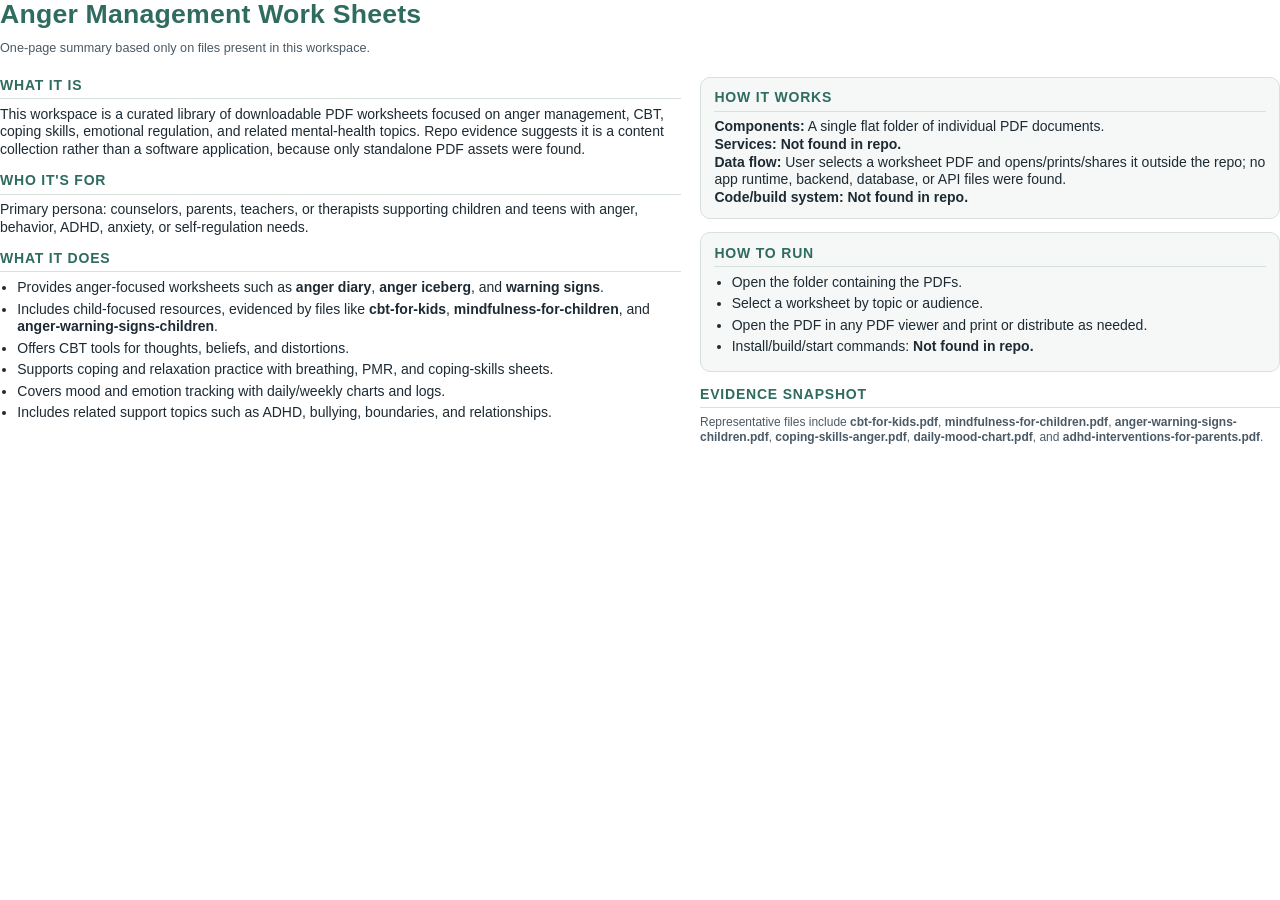
<file: app-summary.html>
<!DOCTYPE html>
<html lang="en">
<head>
  <meta charset="UTF-8" />
  <title>Anger Management Work Sheets - Repo Summary</title>
  <style>
    @page {
      size: Letter;
      margin: 0.45in;
    }
    :root {
      --ink: #1d2a33;
      --muted: #4a5a66;
      --accent: #2f6b5f;
      --line: #d6e0dc;
      --panel: #f5f8f7;
    }
    * {
      box-sizing: border-box;
    }
    body {
      margin: 0;
      font-family: "Segoe UI", Calibri, Arial, sans-serif;
      color: var(--ink);
      font-size: 10.5pt;
      line-height: 1.26;
      background: white;
    }
    .page {
      width: 100%;
    }
    h1 {
      margin: 0 0 0.14in 0;
      font-size: 20pt;
      line-height: 1.05;
      color: var(--accent);
      letter-spacing: 0.2px;
    }
    .subtitle {
      margin: 0 0 0.2in 0;
      color: var(--muted);
      font-size: 9.5pt;
    }
    .grid {
      display: grid;
      grid-template-columns: 1.08fr 0.92fr;
      gap: 0.2in;
      align-items: start;
    }
    section {
      margin: 0 0 0.14in 0;
      break-inside: avoid;
    }
    h2 {
      margin: 0 0 0.07in 0;
      font-size: 10.5pt;
      text-transform: uppercase;
      letter-spacing: 0.8px;
      color: var(--accent);
      border-bottom: 1px solid var(--line);
      padding-bottom: 0.04in;
    }
    p {
      margin: 0;
    }
    ul {
      margin: 0;
      padding-left: 0.18in;
    }
    li {
      margin: 0 0 0.04in 0;
    }
    .panel {
      background: var(--panel);
      border: 1px solid var(--line);
      border-radius: 10px;
      padding: 0.12in 0.14in;
    }
    .small {
      font-size: 9pt;
      color: var(--muted);
    }
    .tagline {
      font-weight: 600;
    }
    .not-found {
      font-weight: 600;
    }
  </style>
</head>
<body>
  <div class="page">
    <h1>Anger Management Work Sheets</h1>
    <p class="subtitle">One-page summary based only on files present in this workspace.</p>

    <div class="grid">
      <div>
        <section>
          <h2>What It Is</h2>
          <p>This workspace is a curated library of downloadable PDF worksheets focused on anger management, CBT, coping skills, emotional regulation, and related mental-health topics. Repo evidence suggests it is a content collection rather than a software application, because only standalone PDF assets were found.</p>
        </section>

        <section>
          <h2>Who It's For</h2>
          <p>Primary persona: counselors, parents, teachers, or therapists supporting children and teens with anger, behavior, ADHD, anxiety, or self-regulation needs.</p>
        </section>

        <section>
          <h2>What It Does</h2>
          <ul>
            <li>Provides anger-focused worksheets such as <span class="tagline">anger diary</span>, <span class="tagline">anger iceberg</span>, and <span class="tagline">warning signs</span>.</li>
            <li>Includes child-focused resources, evidenced by files like <span class="tagline">cbt-for-kids</span>, <span class="tagline">mindfulness-for-children</span>, and <span class="tagline">anger-warning-signs-children</span>.</li>
            <li>Offers CBT tools for thoughts, beliefs, and distortions.</li>
            <li>Supports coping and relaxation practice with breathing, PMR, and coping-skills sheets.</li>
            <li>Covers mood and emotion tracking with daily/weekly charts and logs.</li>
            <li>Includes related support topics such as ADHD, bullying, boundaries, and relationships.</li>
          </ul>
        </section>
      </div>

      <div>
        <section class="panel">
          <h2>How It Works</h2>
          <p><strong>Components:</strong> A single flat folder of individual PDF documents.</p>
          <p><strong>Services:</strong> <span class="not-found">Not found in repo.</span></p>
          <p><strong>Data flow:</strong> User selects a worksheet PDF and opens/prints/shares it outside the repo; no app runtime, backend, database, or API files were found.</p>
          <p><strong>Code/build system:</strong> <span class="not-found">Not found in repo.</span></p>
        </section>

        <section class="panel">
          <h2>How To Run</h2>
          <ul>
            <li>Open the folder containing the PDFs.</li>
            <li>Select a worksheet by topic or audience.</li>
            <li>Open the PDF in any PDF viewer and print or distribute as needed.</li>
            <li>Install/build/start commands: <span class="not-found">Not found in repo.</span></li>
          </ul>
        </section>

        <section>
          <h2>Evidence Snapshot</h2>
          <p class="small">Representative files include <strong>cbt-for-kids.pdf</strong>, <strong>mindfulness-for-children.pdf</strong>, <strong>anger-warning-signs-children.pdf</strong>, <strong>coping-skills-anger.pdf</strong>, <strong>daily-mood-chart.pdf</strong>, and <strong>adhd-interventions-for-parents.pdf</strong>.</p>
        </section>
      </div>
    </div>
  </div>
</body>
</html>
</file>
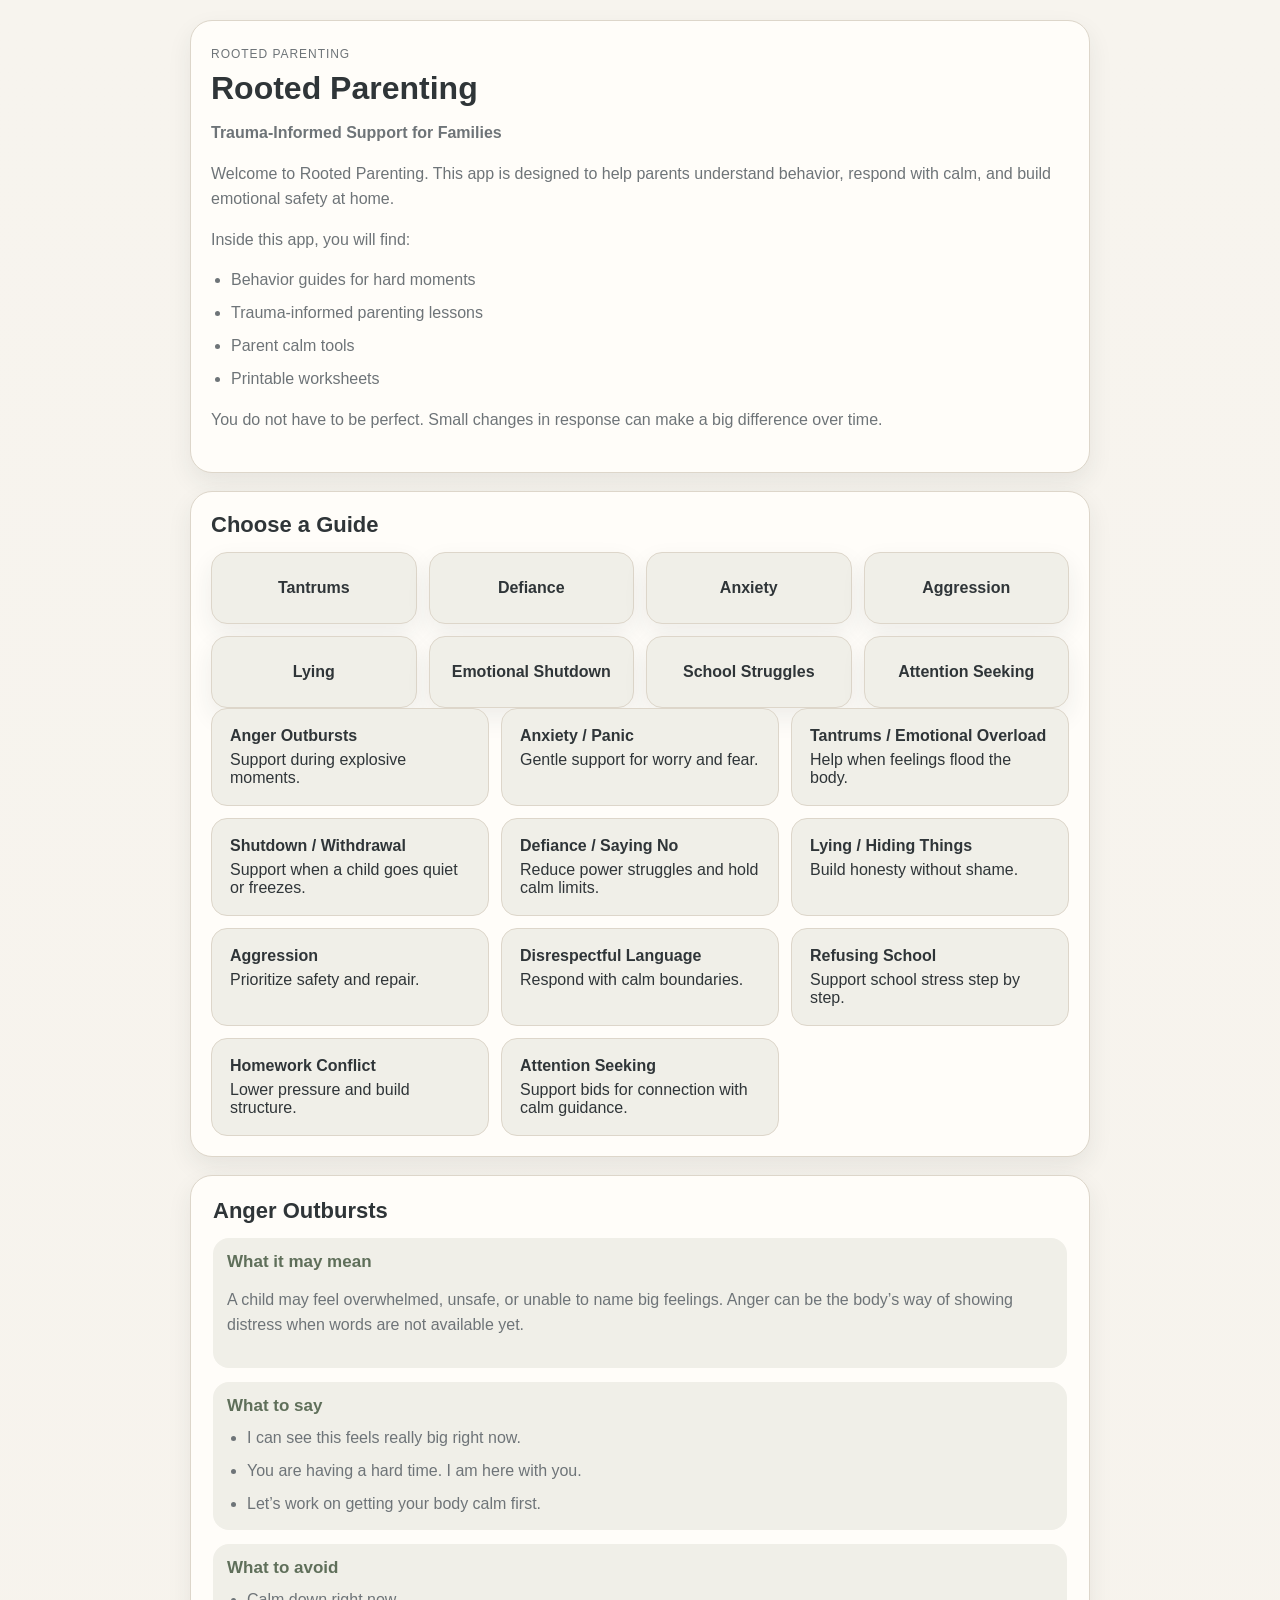
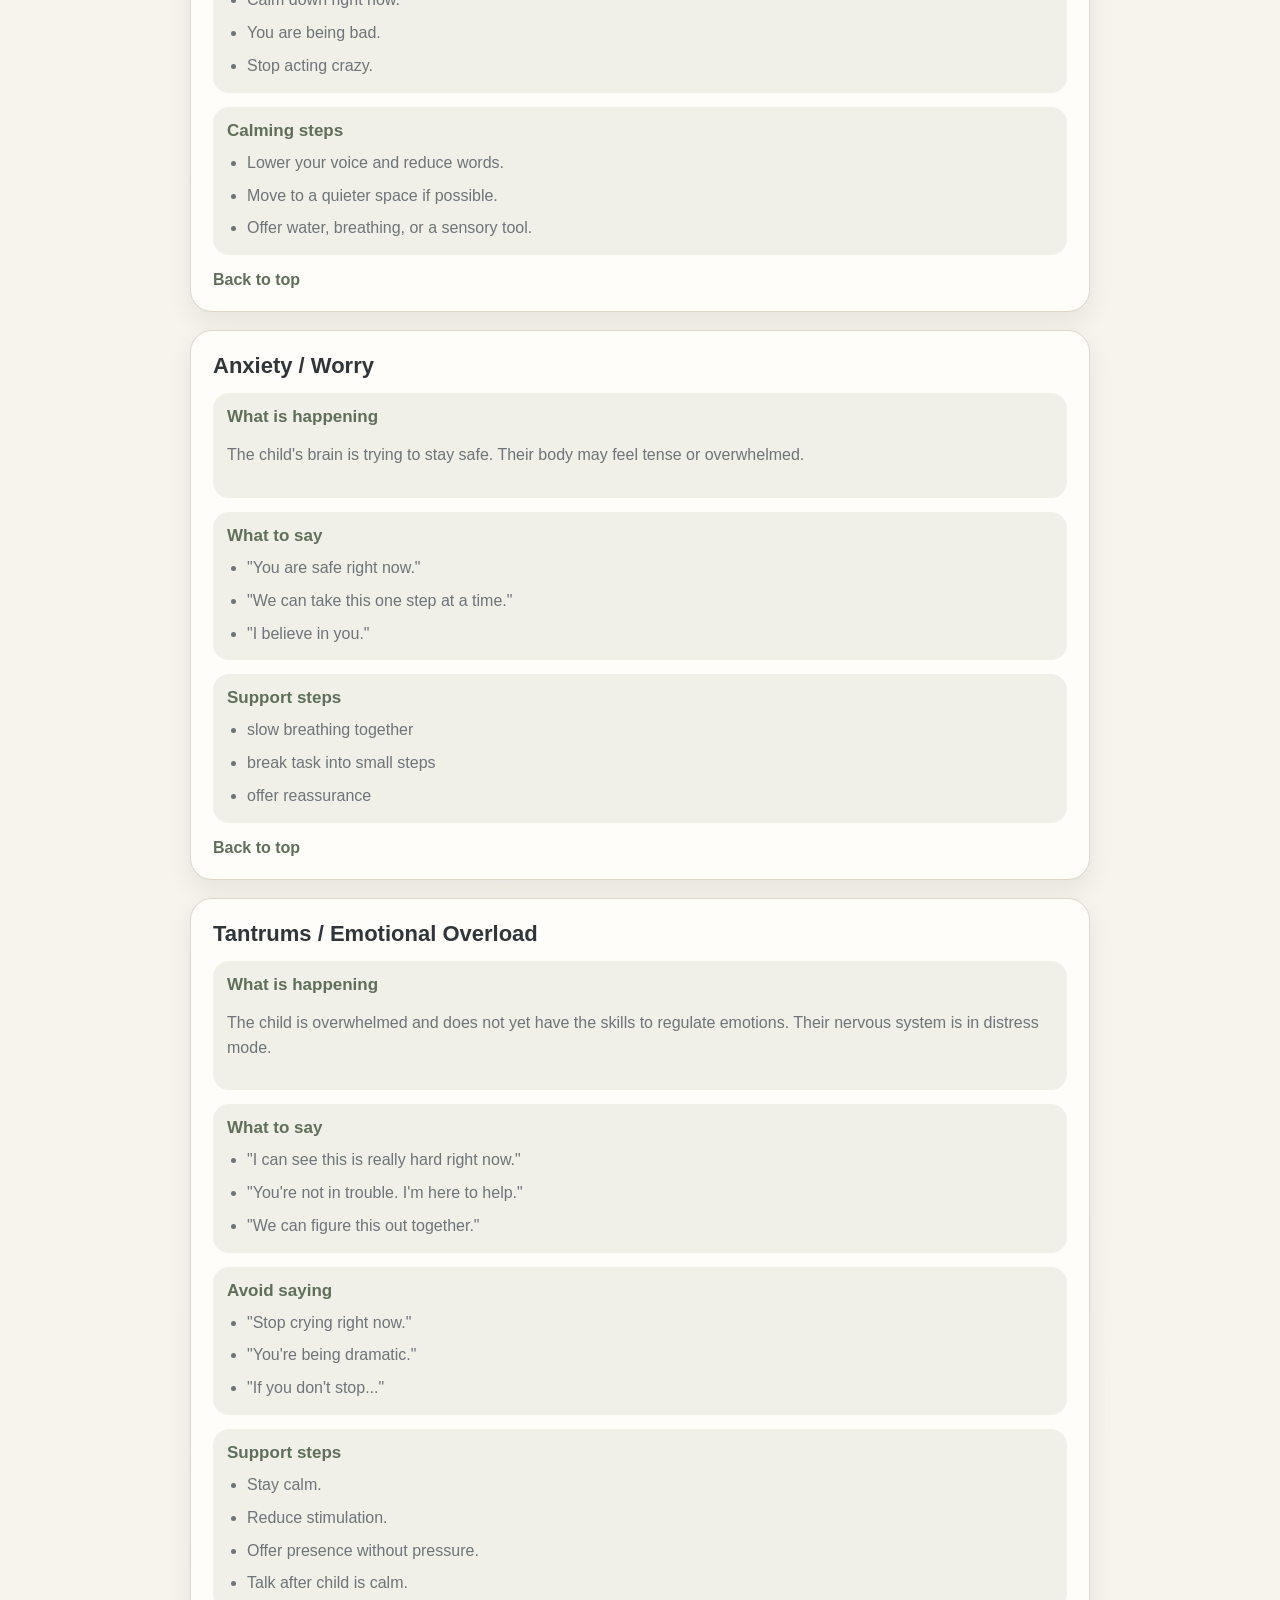
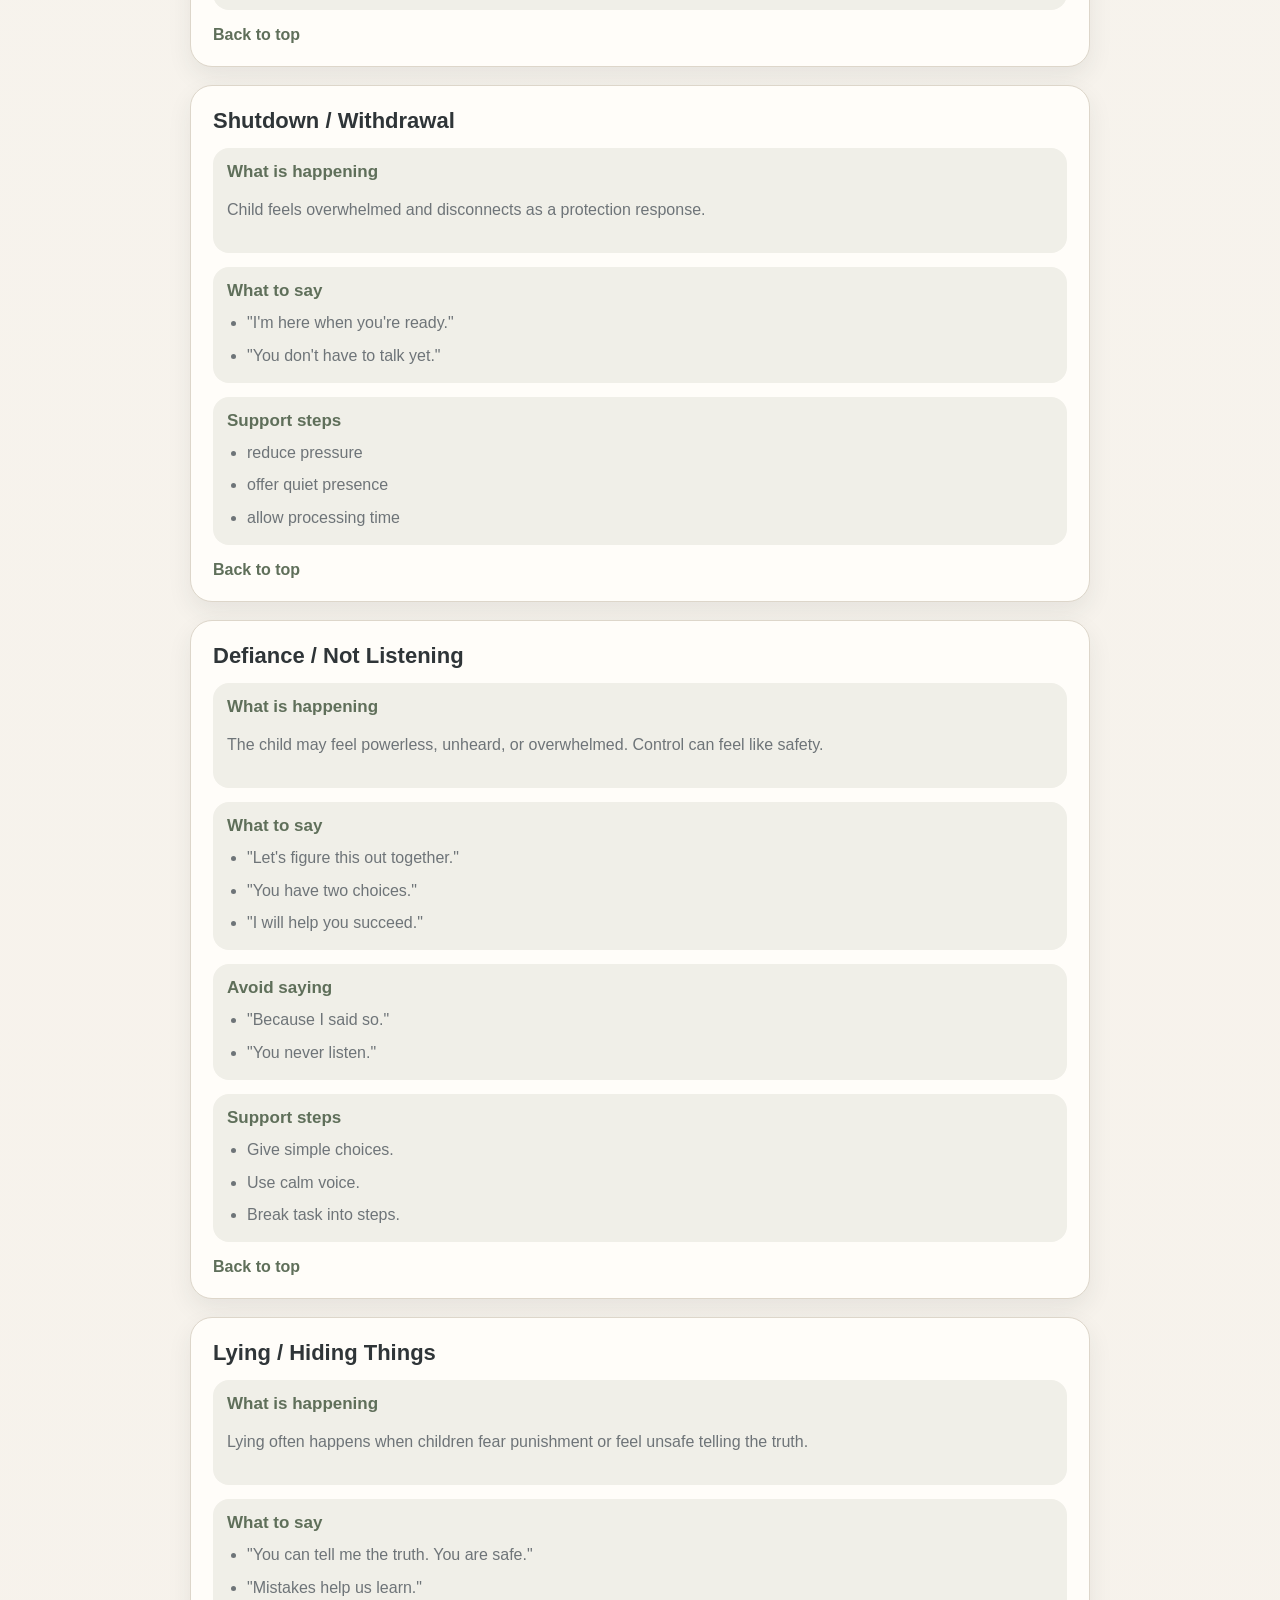
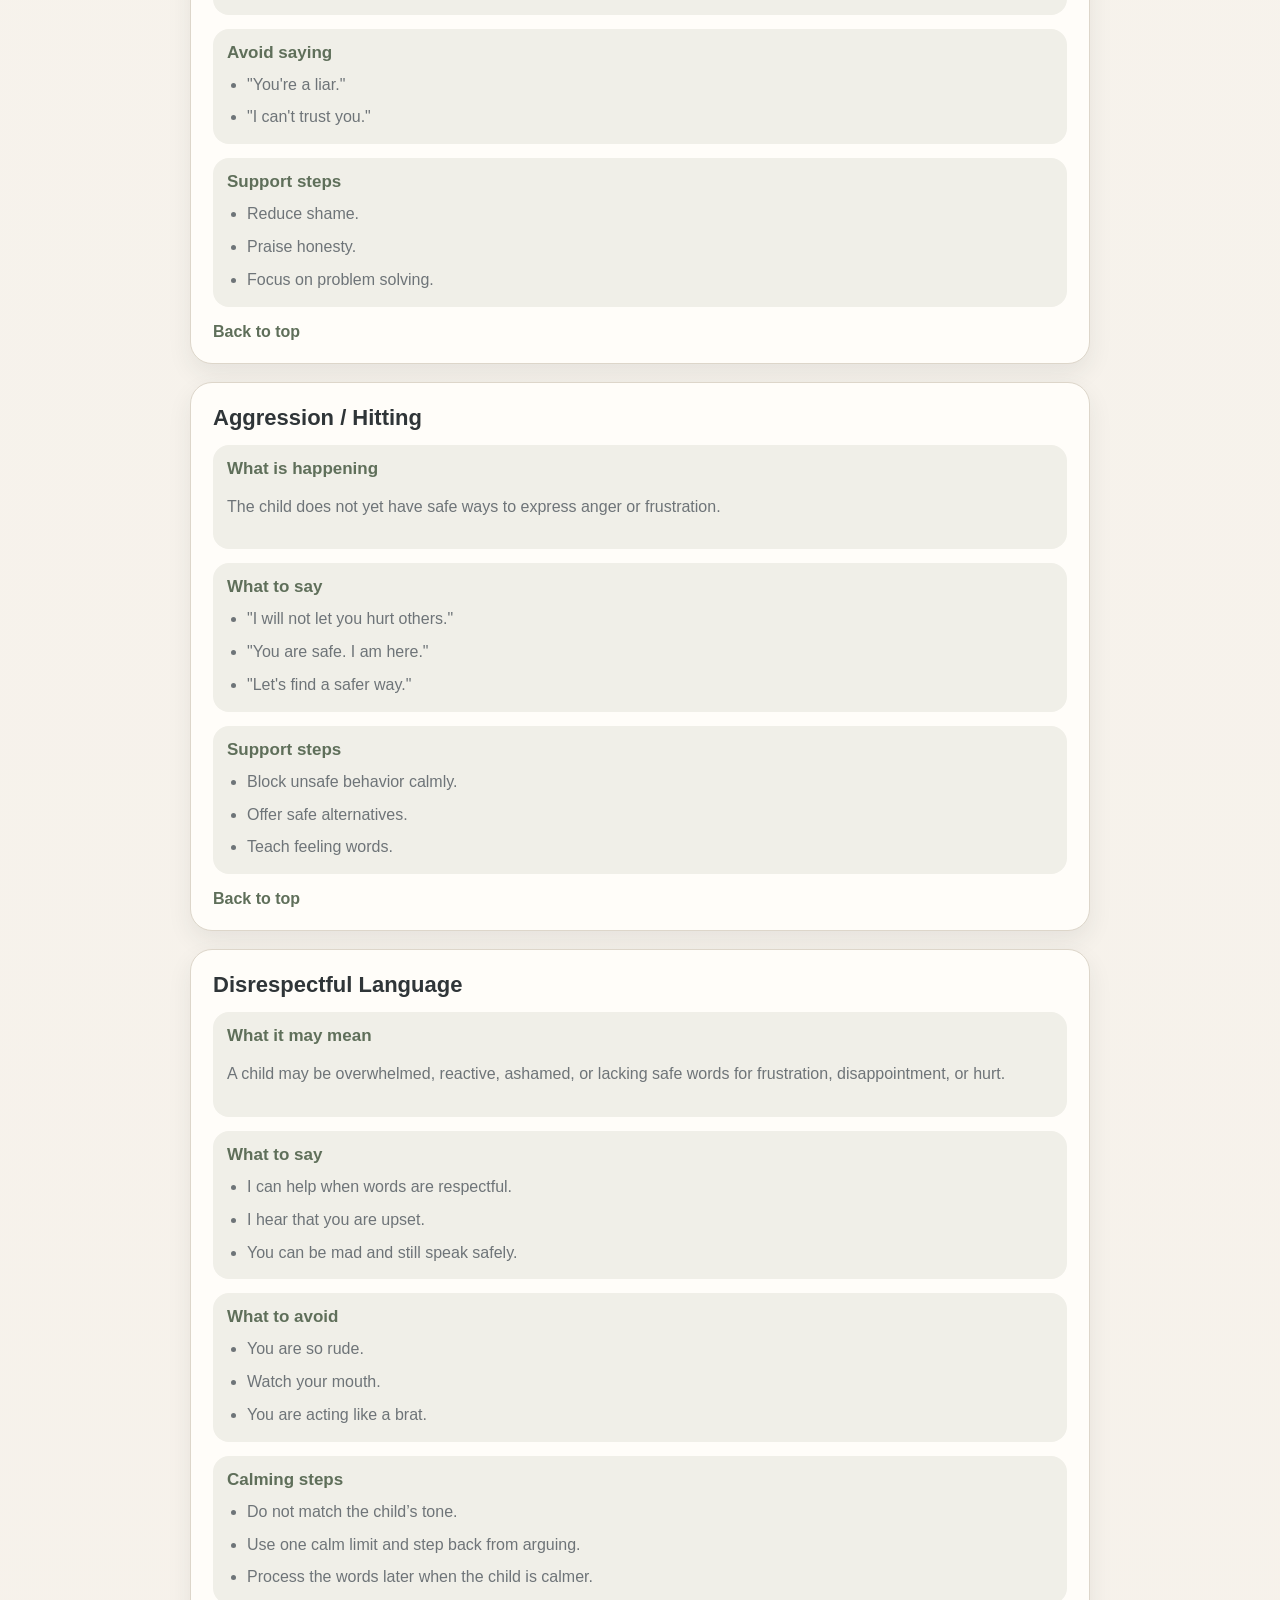
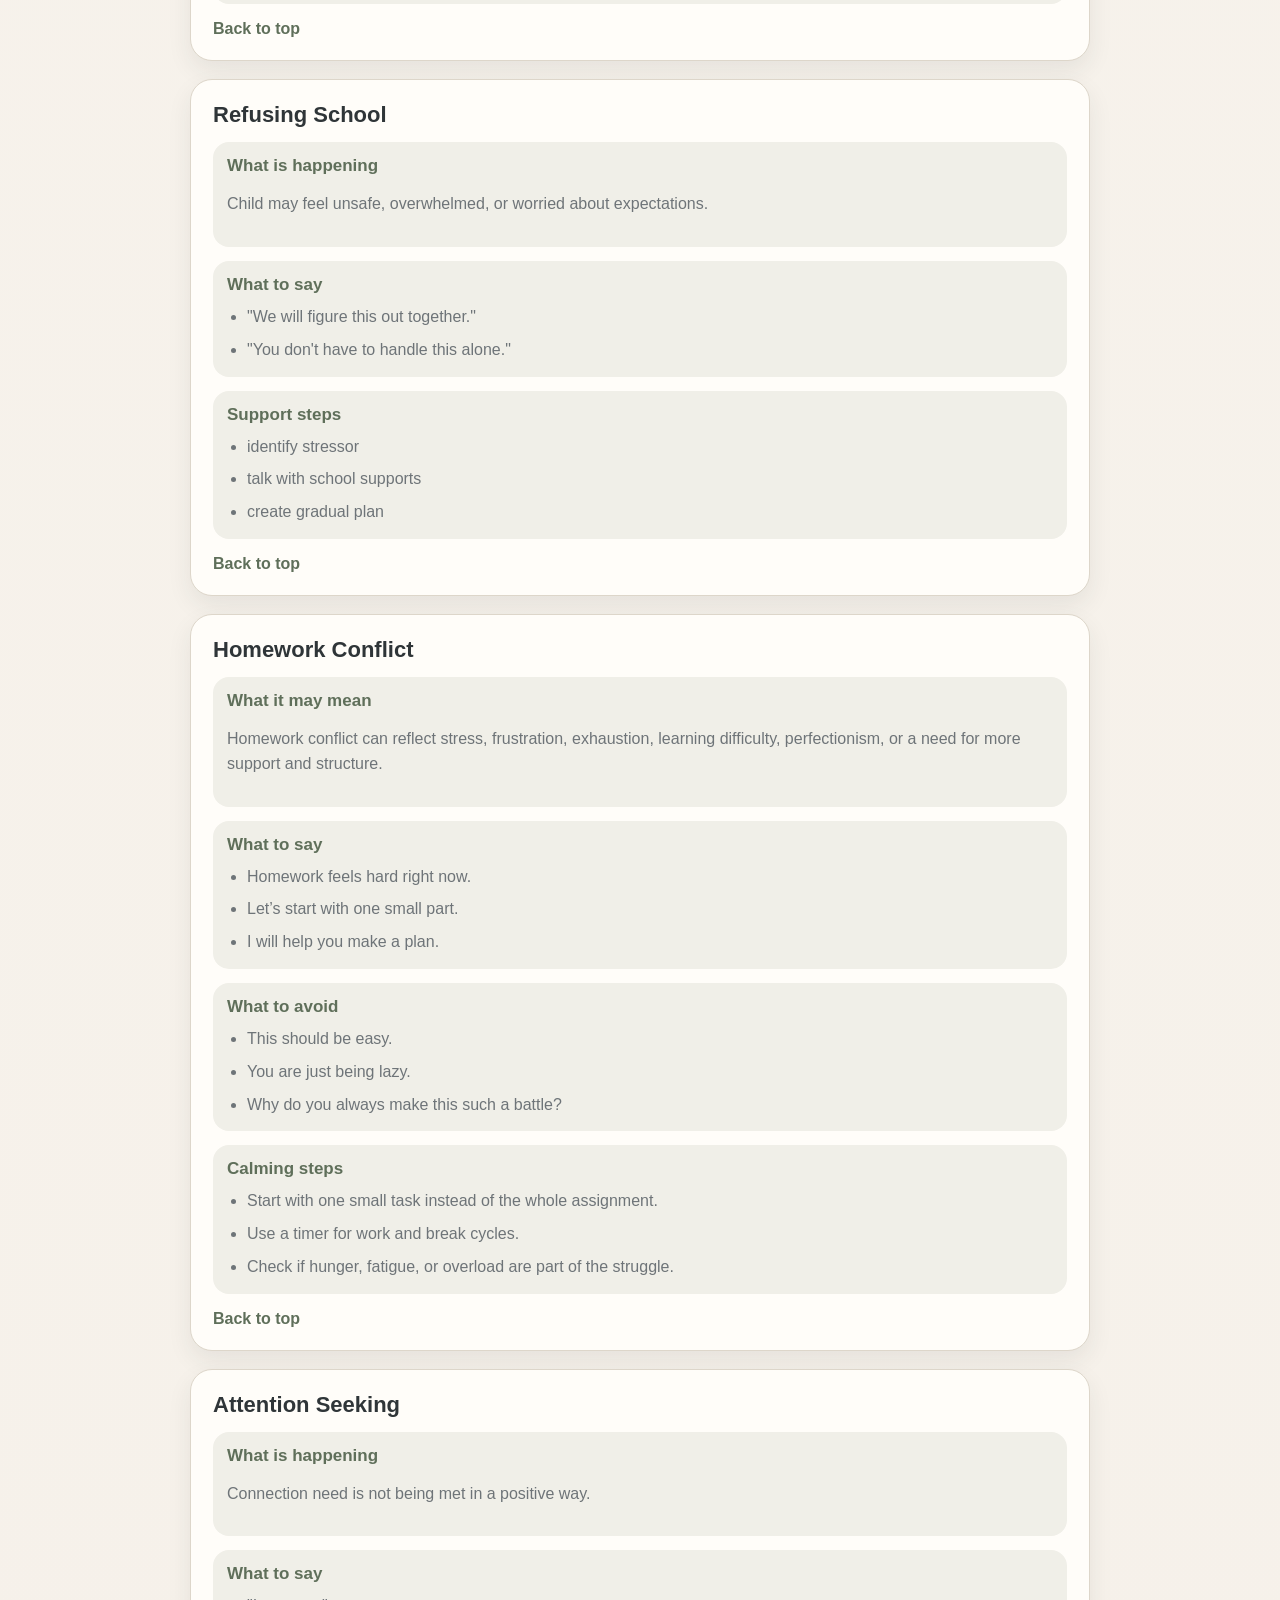
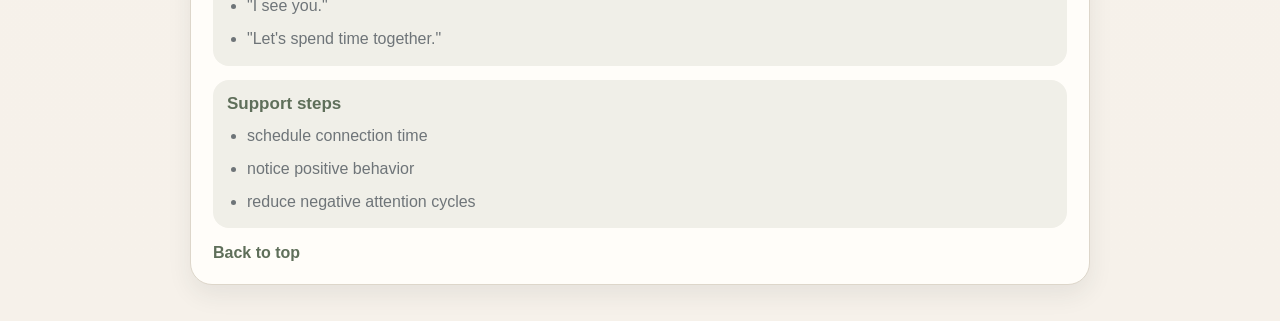
<file: behaviors.html>
<!DOCTYPE html>
<html lang="en">
<head>
  <meta charset="UTF-8" />
  <meta name="viewport" content="width=device-width, initial-scale=1.0" />
  <title>Rooted Parenting - Behavior Guides</title>
  <style>
    :root {
      --bg: #f6f1ea;
      --surface: #fffdf9;
      --surface-soft: #f0efe8;
      --text: #2f3538;
      --muted: #6e7478;
      --accent: #7f8f79;
      --accent-strong: #5f6f5a;
      --line: #ddd6ca;
      --shadow: 0 10px 24px rgba(37, 50, 56, 0.08);
      --radius-lg: 22px;
      --radius-md: 16px;
      --max: 900px;
    }

    * { box-sizing: border-box; }

    html, body {
      margin: 0;
      background: linear-gradient(180deg, #f7f4ee 0%, var(--bg) 100%);
      color: var(--text);
      font-family: "Segoe UI", Calibri, Arial, sans-serif;
    }

    body {
      padding: 20px 16px 36px;
      display: flex;
      justify-content: center;
    }

    .page {
      width: 100%;
      max-width: var(--max);
      display: grid;
      gap: 18px;
    }

    .hero,
    .section,
    .guide {
      background: var(--surface);
      border: 1px solid var(--line);
      border-radius: var(--radius-lg);
      box-shadow: var(--shadow);
    }

    .hero {
      padding: 24px 20px;
    }

    .eyebrow {
      margin: 0 0 8px;
      color: var(--muted);
      text-transform: uppercase;
      letter-spacing: 0.08em;
      font-size: 12px;
    }

    h1, h2, h3 {
      margin: 0;
    }

    h1 {
      font-size: 32px;
      line-height: 1.05;
      margin-bottom: 10px;
    }

    h2 {
      font-size: 22px;
      margin-bottom: 10px;
    }

    h3 {
      font-size: 17px;
      margin-bottom: 10px;
      color: var(--accent-strong);
    }

    p, li {
      color: var(--muted);
      line-height: 1.55;
    }

    .section {
      padding: 20px;
    }

    .jump-grid {
      display: grid;
      gap: 12px;
      grid-template-columns: repeat(auto-fit, minmax(220px, 1fr));
    }

    .behavior-grid {
      display: grid;
      gap: 12px;
      grid-template-columns: repeat(auto-fit, minmax(180px, 1fr));
      margin-top: 14px;
    }

    .behavior-grid button {
      min-height: 72px;
      border: 1px solid var(--line);
      border-radius: var(--radius-md);
      background: var(--surface-soft);
      color: var(--text);
      font: inherit;
      font-weight: 700;
      padding: 14px 16px;
      text-align: center;
      box-shadow: var(--shadow);
    }

    .jump-card {
      display: block;
      text-decoration: none;
      color: inherit;
      min-height: 88px;
      padding: 18px;
      border-radius: var(--radius-md);
      background: var(--surface-soft);
      border: 1px solid var(--line);
    }

    .jump-card strong {
      display: block;
      margin-bottom: 6px;
      color: var(--text);
      font-size: 16px;
    }

    .guides {
      display: grid;
      gap: 18px;
    }

    .guide {
      padding: 22px;
    }

    .guide-grid {
      display: grid;
      gap: 14px;
      margin-top: 14px;
    }

    .box {
      background: var(--surface-soft);
      border-radius: var(--radius-md);
      padding: 14px;
    }

    ul {
      margin: 0;
      padding-left: 20px;
      display: grid;
      gap: 8px;
    }

    .top-link {
      display: inline-flex;
      margin-top: 16px;
      text-decoration: none;
      color: var(--accent-strong);
      font-weight: 700;
    }

    @media (max-width: 640px) {
      body {
        padding: 14px 12px 24px;
      }

      h1 {
        font-size: 28px;
      }

      .hero,
      .section,
      .guide {
        padding-left: 18px;
        padding-right: 18px;
      }

      .jump-grid {
        grid-template-columns: 1fr;
      }
    }
  </style>
</head>
<body>
  <main class="page" id="top">
    <section class="hero">
      <p class="eyebrow">Rooted Parenting</p>
      <h1>Rooted Parenting</h1>
      <p><strong>Trauma-Informed Support for Families</strong></p>
      <p>Welcome to Rooted Parenting. This app is designed to help parents understand behavior, respond with calm, and build emotional safety at home.</p>
      <p>Inside this app, you will find:</p>
      <ul>
        <li>Behavior guides for hard moments</li>
        <li>Trauma-informed parenting lessons</li>
        <li>Parent calm tools</li>
        <li>Printable worksheets</li>
      </ul>
      <p>You do not have to be perfect. Small changes in response can make a big difference over time.</p>
    </section>

    <section class="section">
      <h2>Choose a Guide</h2>
      <div class="behavior-grid">
        <button onclick="showBehavior('tantrums')">Tantrums</button>
        <button onclick="showBehavior('defiance')">Defiance</button>
        <button onclick="showBehavior('anxiety')">Anxiety</button>
        <button onclick="showBehavior('aggression')">Aggression</button>
        <button onclick="showBehavior('lying')">Lying</button>
        <button onclick="showBehavior('shutdown')">Emotional Shutdown</button>
        <button onclick="showBehavior('school')">School Struggles</button>
        <button onclick="showBehavior('attention')">Attention Seeking</button>
      </div>
      <div class="jump-grid">
        <a class="jump-card" href="#anger-outbursts"><strong>Anger Outbursts</strong><span>Support during explosive moments.</span></a>
        <a class="jump-card" href="#anxiety"><strong>Anxiety / Panic</strong><span>Gentle support for worry and fear.</span></a>
        <a class="jump-card" href="#tantrums-emotional-overload"><strong>Tantrums / Emotional Overload</strong><span>Help when feelings flood the body.</span></a>
        <a class="jump-card" href="#emotional-shutdown"><strong>Shutdown / Withdrawal</strong><span>Support when a child goes quiet or freezes.</span></a>
        <a class="jump-card" href="#defiance"><strong>Defiance / Saying No</strong><span>Reduce power struggles and hold calm limits.</span></a>
        <a class="jump-card" href="#lying"><strong>Lying / Hiding Things</strong><span>Build honesty without shame.</span></a>
        <a class="jump-card" href="#aggression"><strong>Aggression</strong><span>Prioritize safety and repair.</span></a>
        <a class="jump-card" href="#disrespectful-language"><strong>Disrespectful Language</strong><span>Respond with calm boundaries.</span></a>
        <a class="jump-card" href="#school-refusal"><strong>Refusing School</strong><span>Support school stress step by step.</span></a>
        <a class="jump-card" href="#homework-conflict"><strong>Homework Conflict</strong><span>Lower pressure and build structure.</span></a>
        <a class="jump-card" href="#attention-seeking"><strong>Attention Seeking</strong><span>Support bids for connection with calm guidance.</span></a>
      </div>
    </section>

    <section class="guides">
      <article class="guide" id="anger-outbursts">
        <h2>Anger Outbursts</h2>
        <div class="guide-grid">
          <div class="box"><h3>What it may mean</h3><p>A child may feel overwhelmed, unsafe, or unable to name big feelings. Anger can be the body’s way of showing distress when words are not available yet.</p></div>
          <div class="box"><h3>What to say</h3><ul><li>I can see this feels really big right now.</li><li>You are having a hard time. I am here with you.</li><li>Let’s work on getting your body calm first.</li></ul></div>
          <div class="box"><h3>What to avoid</h3><ul><li>Calm down right now.</li><li>You are being bad.</li><li>Stop acting crazy.</li></ul></div>
          <div class="box"><h3>Calming steps</h3><ul><li>Lower your voice and reduce words.</li><li>Move to a quieter space if possible.</li><li>Offer water, breathing, or a sensory tool.</li></ul></div>
        </div>
        <a class="top-link" href="#top">Back to top</a>
      </article>

      <article class="guide" id="anxiety">
        <h2>Anxiety / Worry</h2>
        <div class="guide-grid">
          <div class="box"><h3>What is happening</h3><p>The child's brain is trying to stay safe. Their body may feel tense or overwhelmed.</p></div>
          <div class="box"><h3>What to say</h3><ul><li>"You are safe right now."</li><li>"We can take this one step at a time."</li><li>"I believe in you."</li></ul></div>
          <div class="box"><h3>Support steps</h3><ul><li>slow breathing together</li><li>break task into small steps</li><li>offer reassurance</li></ul></div>
        </div>
        <a class="top-link" href="#top">Back to top</a>
      </article>

      <article class="guide" id="tantrums-emotional-overload">
        <h2>Tantrums / Emotional Overload</h2>
        <div class="guide-grid">
          <div class="box"><h3>What is happening</h3><p>The child is overwhelmed and does not yet have the skills to regulate emotions. Their nervous system is in distress mode.</p></div>
          <div class="box"><h3>What to say</h3><ul><li>"I can see this is really hard right now."</li><li>"You're not in trouble. I'm here to help."</li><li>"We can figure this out together."</li></ul></div>
          <div class="box"><h3>Avoid saying</h3><ul><li>"Stop crying right now."</li><li>"You're being dramatic."</li><li>"If you don't stop..."</li></ul></div>
          <div class="box"><h3>Support steps</h3><ul><li>Stay calm.</li><li>Reduce stimulation.</li><li>Offer presence without pressure.</li><li>Talk after child is calm.</li></ul></div>
        </div>
        <a class="top-link" href="#top">Back to top</a>
      </article>

      <article class="guide" id="emotional-shutdown">
        <h2>Shutdown / Withdrawal</h2>
        <div class="guide-grid">
          <div class="box"><h3>What is happening</h3><p>Child feels overwhelmed and disconnects as a protection response.</p></div>
          <div class="box"><h3>What to say</h3><ul><li>"I'm here when you're ready."</li><li>"You don't have to talk yet."</li></ul></div>
          <div class="box"><h3>Support steps</h3><ul><li>reduce pressure</li><li>offer quiet presence</li><li>allow processing time</li></ul></div>
        </div>
        <a class="top-link" href="#top">Back to top</a>
      </article>

      <article class="guide" id="defiance">
        <h2>Defiance / Not Listening</h2>
        <div class="guide-grid">
          <div class="box"><h3>What is happening</h3><p>The child may feel powerless, unheard, or overwhelmed. Control can feel like safety.</p></div>
          <div class="box"><h3>What to say</h3><ul><li>"Let's figure this out together."</li><li>"You have two choices."</li><li>"I will help you succeed."</li></ul></div>
          <div class="box"><h3>Avoid saying</h3><ul><li>"Because I said so."</li><li>"You never listen."</li></ul></div>
          <div class="box"><h3>Support steps</h3><ul><li>Give simple choices.</li><li>Use calm voice.</li><li>Break task into steps.</li></ul></div>
        </div>
        <a class="top-link" href="#top">Back to top</a>
      </article>

      <article class="guide" id="lying">
        <h2>Lying / Hiding Things</h2>
        <div class="guide-grid">
          <div class="box"><h3>What is happening</h3><p>Lying often happens when children fear punishment or feel unsafe telling the truth.</p></div>
          <div class="box"><h3>What to say</h3><ul><li>"You can tell me the truth. You are safe."</li><li>"Mistakes help us learn."</li></ul></div>
          <div class="box"><h3>Avoid saying</h3><ul><li>"You're a liar."</li><li>"I can't trust you."</li></ul></div>
          <div class="box"><h3>Support steps</h3><ul><li>Reduce shame.</li><li>Praise honesty.</li><li>Focus on problem solving.</li></ul></div>
        </div>
        <a class="top-link" href="#top">Back to top</a>
      </article>

      <article class="guide" id="aggression">
        <h2>Aggression / Hitting</h2>
        <div class="guide-grid">
          <div class="box"><h3>What is happening</h3><p>The child does not yet have safe ways to express anger or frustration.</p></div>
          <div class="box"><h3>What to say</h3><ul><li>"I will not let you hurt others."</li><li>"You are safe. I am here."</li><li>"Let's find a safer way."</li></ul></div>
          <div class="box"><h3>Support steps</h3><ul><li>Block unsafe behavior calmly.</li><li>Offer safe alternatives.</li><li>Teach feeling words.</li></ul></div>
        </div>
        <a class="top-link" href="#top">Back to top</a>
      </article>

      <article class="guide" id="disrespectful-language">
        <h2>Disrespectful Language</h2>
        <div class="guide-grid">
          <div class="box"><h3>What it may mean</h3><p>A child may be overwhelmed, reactive, ashamed, or lacking safe words for frustration, disappointment, or hurt.</p></div>
          <div class="box"><h3>What to say</h3><ul><li>I can help when words are respectful.</li><li>I hear that you are upset.</li><li>You can be mad and still speak safely.</li></ul></div>
          <div class="box"><h3>What to avoid</h3><ul><li>You are so rude.</li><li>Watch your mouth.</li><li>You are acting like a brat.</li></ul></div>
          <div class="box"><h3>Calming steps</h3><ul><li>Do not match the child’s tone.</li><li>Use one calm limit and step back from arguing.</li><li>Process the words later when the child is calmer.</li></ul></div>
        </div>
        <a class="top-link" href="#top">Back to top</a>
      </article>

      <article class="guide" id="school-refusal">
        <h2>Refusing School</h2>
        <div class="guide-grid">
          <div class="box"><h3>What is happening</h3><p>Child may feel unsafe, overwhelmed, or worried about expectations.</p></div>
          <div class="box"><h3>What to say</h3><ul><li>"We will figure this out together."</li><li>"You don't have to handle this alone."</li></ul></div>
          <div class="box"><h3>Support steps</h3><ul><li>identify stressor</li><li>talk with school supports</li><li>create gradual plan</li></ul></div>
        </div>
        <a class="top-link" href="#top">Back to top</a>
      </article>

      <article class="guide" id="homework-conflict">
        <h2>Homework Conflict</h2>
        <div class="guide-grid">
          <div class="box"><h3>What it may mean</h3><p>Homework conflict can reflect stress, frustration, exhaustion, learning difficulty, perfectionism, or a need for more support and structure.</p></div>
          <div class="box"><h3>What to say</h3><ul><li>Homework feels hard right now.</li><li>Let’s start with one small part.</li><li>I will help you make a plan.</li></ul></div>
          <div class="box"><h3>What to avoid</h3><ul><li>This should be easy.</li><li>You are just being lazy.</li><li>Why do you always make this such a battle?</li></ul></div>
          <div class="box"><h3>Calming steps</h3><ul><li>Start with one small task instead of the whole assignment.</li><li>Use a timer for work and break cycles.</li><li>Check if hunger, fatigue, or overload are part of the struggle.</li></ul></div>
        </div>
        <a class="top-link" href="#top">Back to top</a>
      </article>

      <article class="guide" id="attention-seeking">
        <h2>Attention Seeking</h2>
        <div class="guide-grid">
          <div class="box"><h3>What is happening</h3><p>Connection need is not being met in a positive way.</p></div>
          <div class="box"><h3>What to say</h3><ul><li>"I see you."</li><li>"Let's spend time together."</li></ul></div>
          <div class="box"><h3>Support steps</h3><ul><li>schedule connection time</li><li>notice positive behavior</li><li>reduce negative attention cycles</li></ul></div>
        </div>
        <a class="top-link" href="#top">Back to top</a>
      </article>
    </section>
  </main>
  <script>
    function showBehavior(key) {
      const map = {
        tantrums: "tantrums-emotional-overload",
        defiance: "defiance",
        anxiety: "anxiety",
        aggression: "aggression",
        lying: "lying",
        shutdown: "emotional-shutdown",
        school: "school-refusal",
        attention: "attention-seeking"
      };

      const target = document.getElementById(map[key]);
      if (target) {
        target.scrollIntoView({ behavior: "smooth", block: "start" });
      }
    }
  </script>
</body>
</html>
</file>
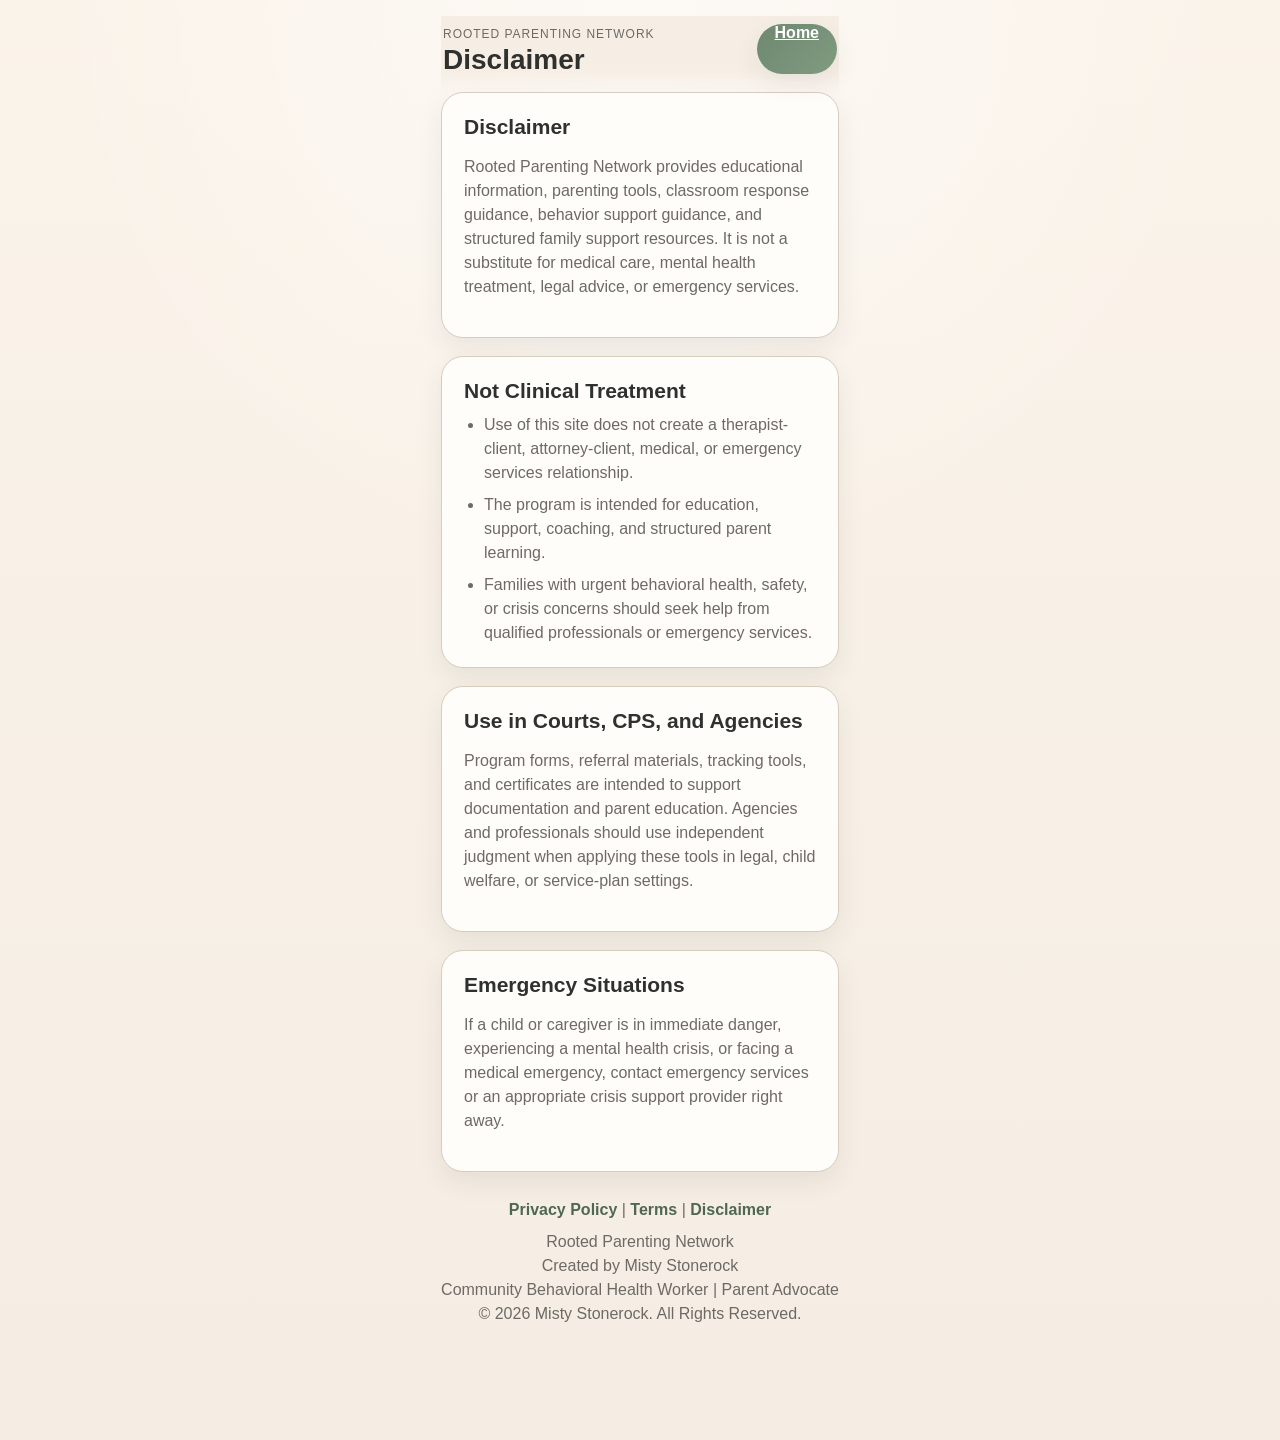
<file: disclaimer.html>
<!DOCTYPE html>
<html lang="en">
<head>
  <meta charset="UTF-8" />
  <meta name="viewport" content="width=device-width, initial-scale=1.0" />
  <title>Rooted Parenting Network | Disclaimer</title>
  <link rel="stylesheet" href="styles.css" />
</head>
<body>
  <div class="app-shell">
    <header class="topbar">
      <div>
        <p class="eyebrow">ROOTED PARENTING NETWORK</p>
        <h1>Disclaimer</h1>
      </div>
      <a class="top-action" href="index.html">Home</a>
    </header>

    <main class="content">
      <section class="section-card">
        <h2>Disclaimer</h2>
        <p>Rooted Parenting Network provides educational information, parenting tools, classroom response guidance, behavior support guidance, and structured family support resources. It is not a substitute for medical care, mental health treatment, legal advice, or emergency services.</p>
      </section>

      <section class="section-card">
        <h2>Not Clinical Treatment</h2>
        <ul class="bullet-list">
          <li>Use of this site does not create a therapist-client, attorney-client, medical, or emergency services relationship.</li>
          <li>The program is intended for education, support, coaching, and structured parent learning.</li>
          <li>Families with urgent behavioral health, safety, or crisis concerns should seek help from qualified professionals or emergency services.</li>
        </ul>
      </section>

      <section class="section-card">
        <h2>Use in Courts, CPS, and Agencies</h2>
        <p>Program forms, referral materials, tracking tools, and certificates are intended to support documentation and parent education. Agencies and professionals should use independent judgment when applying these tools in legal, child welfare, or service-plan settings.</p>
      </section>

      <section class="section-card">
        <h2>Emergency Situations</h2>
        <p>If a child or caregiver is in immediate danger, experiencing a mental health crisis, or facing a medical emergency, contact emergency services or an appropriate crisis support provider right away.</p>
      </section>
    </main>

    <footer class="site-footer">
      <p>
        <a href="privacy-policy.html">Privacy Policy</a> |
        <a href="terms.html">Terms</a> |
        <a href="disclaimer.html">Disclaimer</a>
      </p>
      <p>
        Rooted Parenting Network<br />
        Created by Misty Stonerock<br />
        Community Behavioral Health Worker | Parent Advocate<br />
        © 2026 Misty Stonerock. All Rights Reserved.
      </p>
    </footer>
  </div>
</body>
</html>
</file>
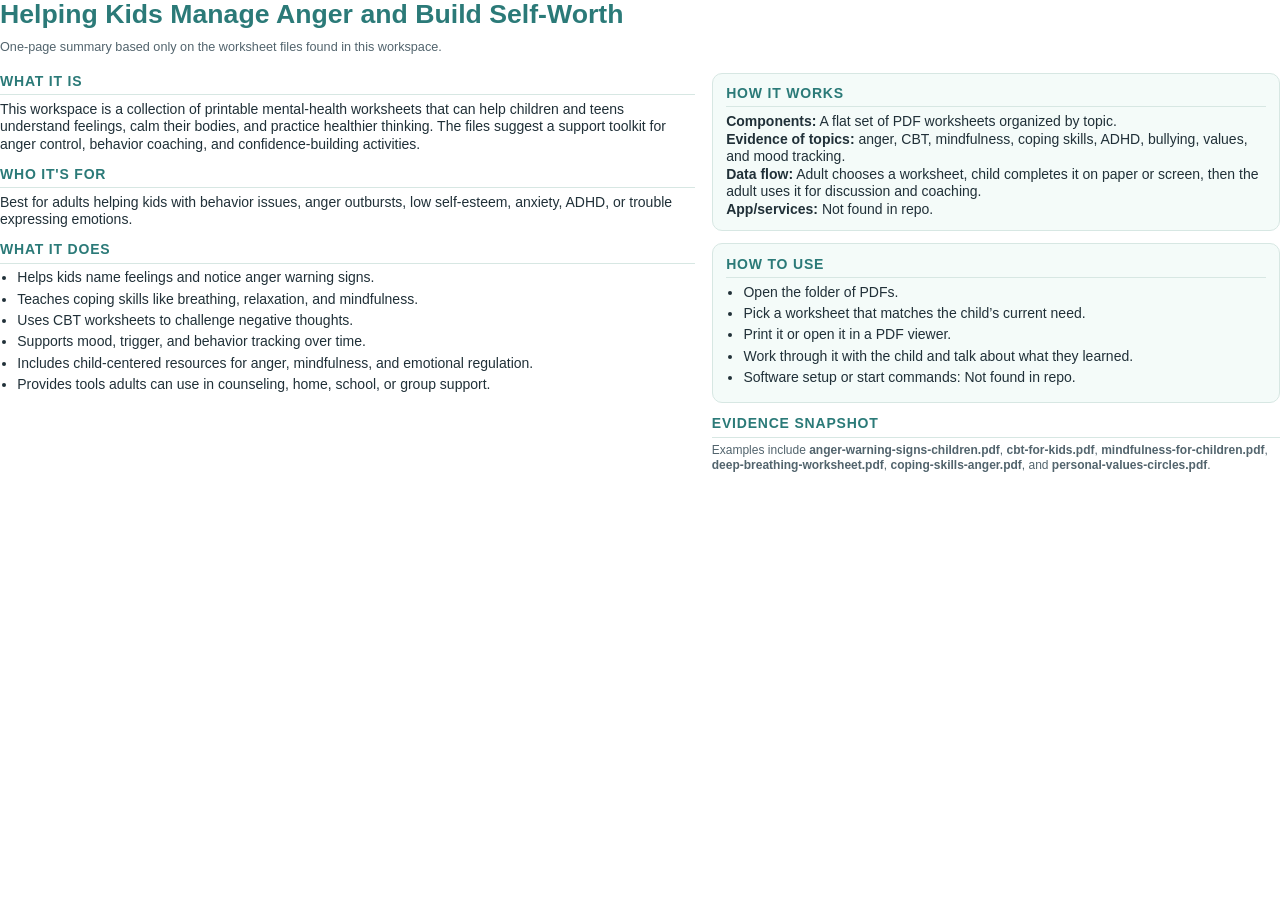
<file: kids-support-summary.html>
<!DOCTYPE html>
<html lang="en">
<head>
  <meta charset="UTF-8" />
  <title>Helping Kids With Anger and Self-Worth</title>
  <style>
    @page {
      size: Letter;
      margin: 0.45in;
    }
    :root {
      --ink: #203038;
      --muted: #52646d;
      --accent: #2b7a78;
      --line: #d7e7e3;
      --panel: #f4fbf9;
    }
    * { box-sizing: border-box; }
    body {
      margin: 0;
      font-family: "Segoe UI", Calibri, Arial, sans-serif;
      color: var(--ink);
      font-size: 10.5pt;
      line-height: 1.25;
      background: #fff;
    }
    h1 {
      margin: 0 0 0.12in 0;
      font-size: 20pt;
      color: var(--accent);
      line-height: 1.05;
    }
    .subtitle {
      margin: 0 0 0.18in 0;
      color: var(--muted);
      font-size: 9.5pt;
    }
    .grid {
      display: grid;
      grid-template-columns: 1.1fr 0.9fr;
      gap: 0.18in;
    }
    h2 {
      margin: 0 0 0.06in 0;
      font-size: 10.5pt;
      color: var(--accent);
      text-transform: uppercase;
      letter-spacing: 0.8px;
      border-bottom: 1px solid var(--line);
      padding-bottom: 0.04in;
    }
    section {
      margin: 0 0 0.13in 0;
      break-inside: avoid;
    }
    p { margin: 0; }
    ul {
      margin: 0;
      padding-left: 0.18in;
    }
    li { margin: 0 0 0.04in 0; }
    .panel {
      background: var(--panel);
      border: 1px solid var(--line);
      border-radius: 10px;
      padding: 0.12in 0.14in;
    }
    .small {
      font-size: 9pt;
      color: var(--muted);
    }
  </style>
</head>
<body>
  <h1>Helping Kids Manage Anger and Build Self-Worth</h1>
  <p class="subtitle">One-page summary based only on the worksheet files found in this workspace.</p>

  <div class="grid">
    <div>
      <section>
        <h2>What It Is</h2>
        <p>This workspace is a collection of printable mental-health worksheets that can help children and teens understand feelings, calm their bodies, and practice healthier thinking. The files suggest a support toolkit for anger control, behavior coaching, and confidence-building activities.</p>
      </section>

      <section>
        <h2>Who It's For</h2>
        <p>Best for adults helping kids with behavior issues, anger outbursts, low self-esteem, anxiety, ADHD, or trouble expressing emotions.</p>
      </section>

      <section>
        <h2>What It Does</h2>
        <ul>
          <li>Helps kids name feelings and notice anger warning signs.</li>
          <li>Teaches coping skills like breathing, relaxation, and mindfulness.</li>
          <li>Uses CBT worksheets to challenge negative thoughts.</li>
          <li>Supports mood, trigger, and behavior tracking over time.</li>
          <li>Includes child-centered resources for anger, mindfulness, and emotional regulation.</li>
          <li>Provides tools adults can use in counseling, home, school, or group support.</li>
        </ul>
      </section>
    </div>

    <div>
      <section class="panel">
        <h2>How It Works</h2>
        <p><strong>Components:</strong> A flat set of PDF worksheets organized by topic.</p>
        <p><strong>Evidence of topics:</strong> anger, CBT, mindfulness, coping skills, ADHD, bullying, values, and mood tracking.</p>
        <p><strong>Data flow:</strong> Adult chooses a worksheet, child completes it on paper or screen, then the adult uses it for discussion and coaching.</p>
        <p><strong>App/services:</strong> Not found in repo.</p>
      </section>

      <section class="panel">
        <h2>How To Use</h2>
        <ul>
          <li>Open the folder of PDFs.</li>
          <li>Pick a worksheet that matches the child’s current need.</li>
          <li>Print it or open it in a PDF viewer.</li>
          <li>Work through it with the child and talk about what they learned.</li>
          <li>Software setup or start commands: Not found in repo.</li>
        </ul>
      </section>

      <section>
        <h2>Evidence Snapshot</h2>
        <p class="small">Examples include <strong>anger-warning-signs-children.pdf</strong>, <strong>cbt-for-kids.pdf</strong>, <strong>mindfulness-for-children.pdf</strong>, <strong>deep-breathing-worksheet.pdf</strong>, <strong>coping-skills-anger.pdf</strong>, and <strong>personal-values-circles.pdf</strong>.</p>
      </section>
    </div>
  </div>
</body>
</html>
</file>
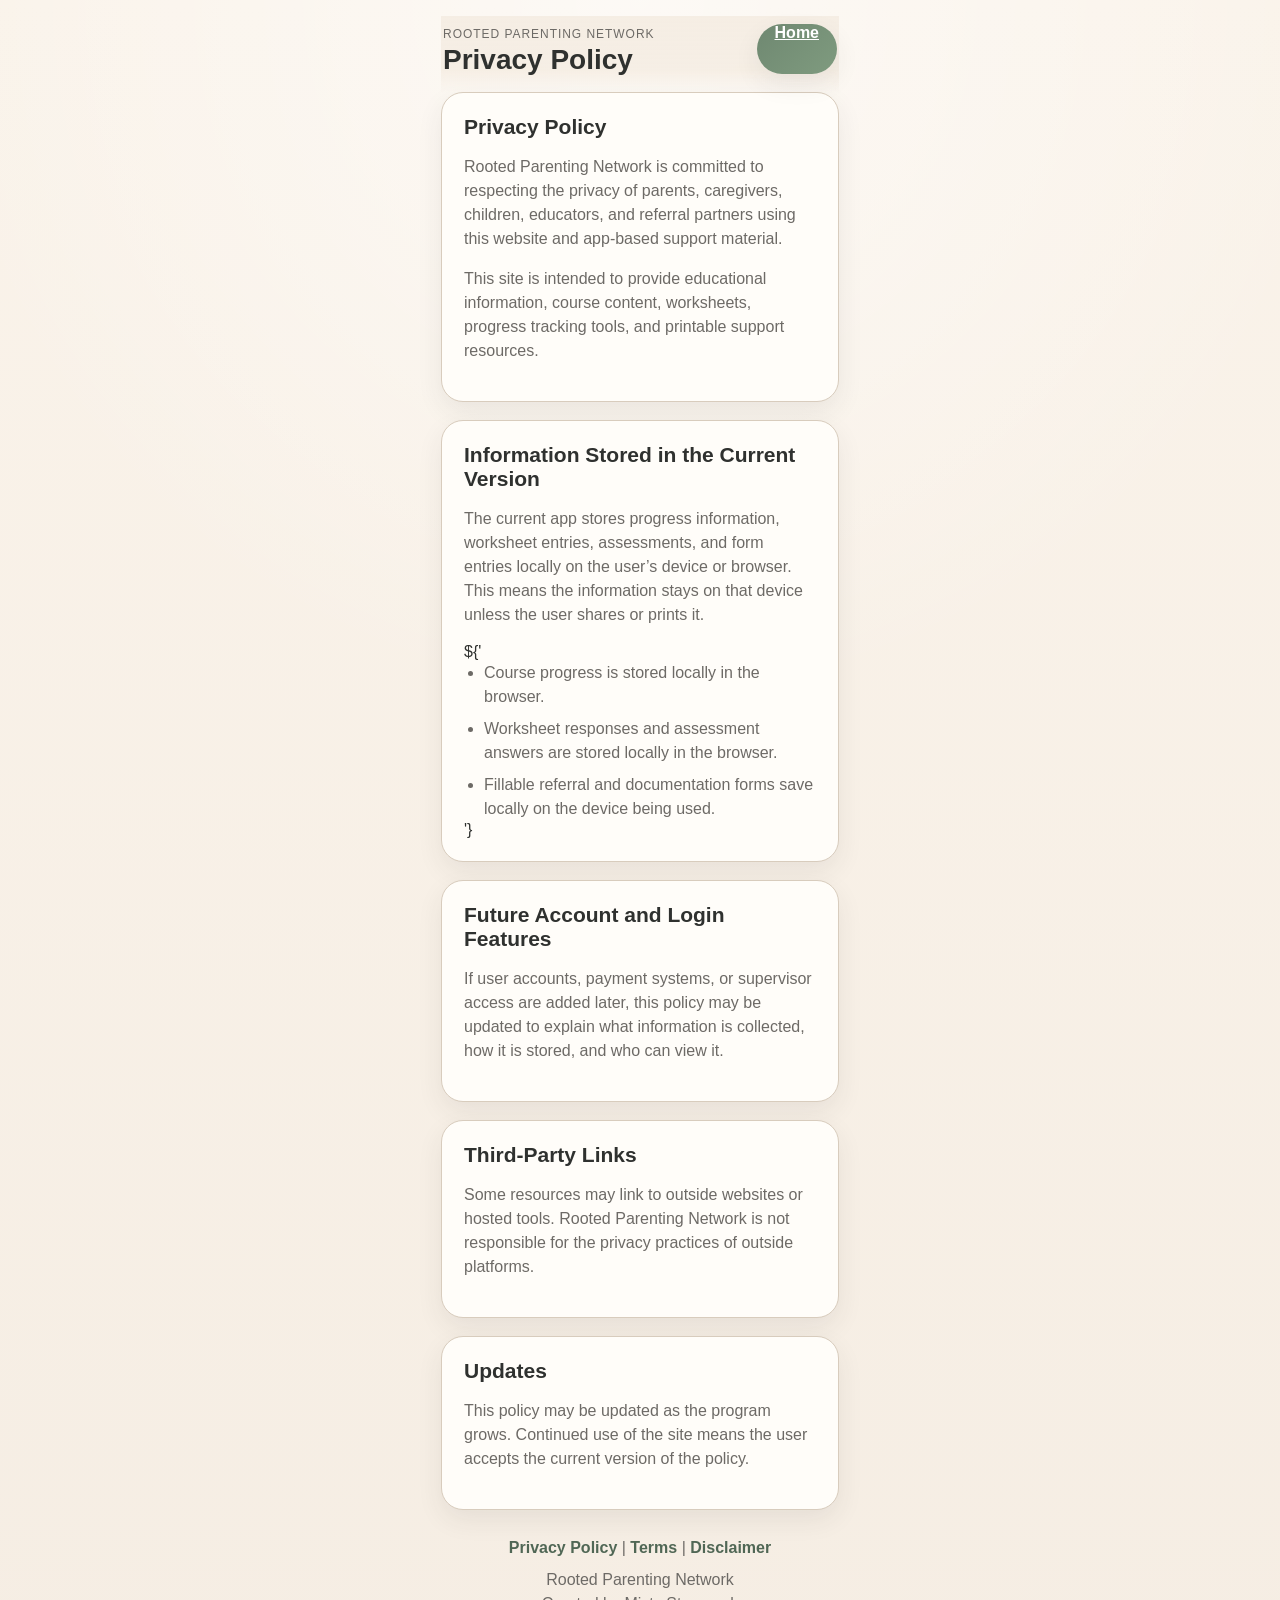
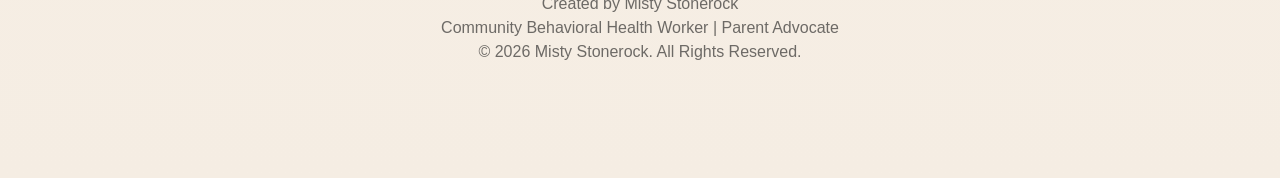
<file: privacy-policy.html>
<!DOCTYPE html>
<html lang="en">
<head>
  <meta charset="UTF-8" />
  <meta name="viewport" content="width=device-width, initial-scale=1.0" />
  <title>Rooted Parenting Network | Privacy Policy</title>
  <link rel="stylesheet" href="styles.css" />
</head>
<body>
  <div class="app-shell">
    <header class="topbar">
      <div>
        <p class="eyebrow">ROOTED PARENTING NETWORK</p>
        <h1>Privacy Policy</h1>
      </div>
      <a class="top-action" href="index.html">Home</a>
    </header>

    <main class="content">
      <section class="section-card">
        <h2>Privacy Policy</h2>
        <p>Rooted Parenting Network is committed to respecting the privacy of parents, caregivers, children, educators, and referral partners using this website and app-based support material.</p>
        <p>This site is intended to provide educational information, course content, worksheets, progress tracking tools, and printable support resources.</p>
      </section>

      <section class="section-card">
        <h2>Information Stored in the Current Version</h2>
        <p>The current app stores progress information, worksheet entries, assessments, and form entries locally on the user’s device or browser. This means the information stays on that device unless the user shares or prints it.</p>
        ${'<ul class="bullet-list"><li>Course progress is stored locally in the browser.</li><li>Worksheet responses and assessment answers are stored locally in the browser.</li><li>Fillable referral and documentation forms save locally on the device being used.</li></ul>'}
      </section>

      <section class="section-card">
        <h2>Future Account and Login Features</h2>
        <p>If user accounts, payment systems, or supervisor access are added later, this policy may be updated to explain what information is collected, how it is stored, and who can view it.</p>
      </section>

      <section class="section-card">
        <h2>Third-Party Links</h2>
        <p>Some resources may link to outside websites or hosted tools. Rooted Parenting Network is not responsible for the privacy practices of outside platforms.</p>
      </section>

      <section class="section-card">
        <h2>Updates</h2>
        <p>This policy may be updated as the program grows. Continued use of the site means the user accepts the current version of the policy.</p>
      </section>
    </main>

    <footer class="site-footer">
      <p>
        <a href="privacy-policy.html">Privacy Policy</a> |
        <a href="terms.html">Terms</a> |
        <a href="disclaimer.html">Disclaimer</a>
      </p>
      <p>
        Rooted Parenting Network<br />
        Created by Misty Stonerock<br />
        Community Behavioral Health Worker | Parent Advocate<br />
        © 2026 Misty Stonerock. All Rights Reserved.
      </p>
    </footer>
  </div>
</body>
</html>
</file>
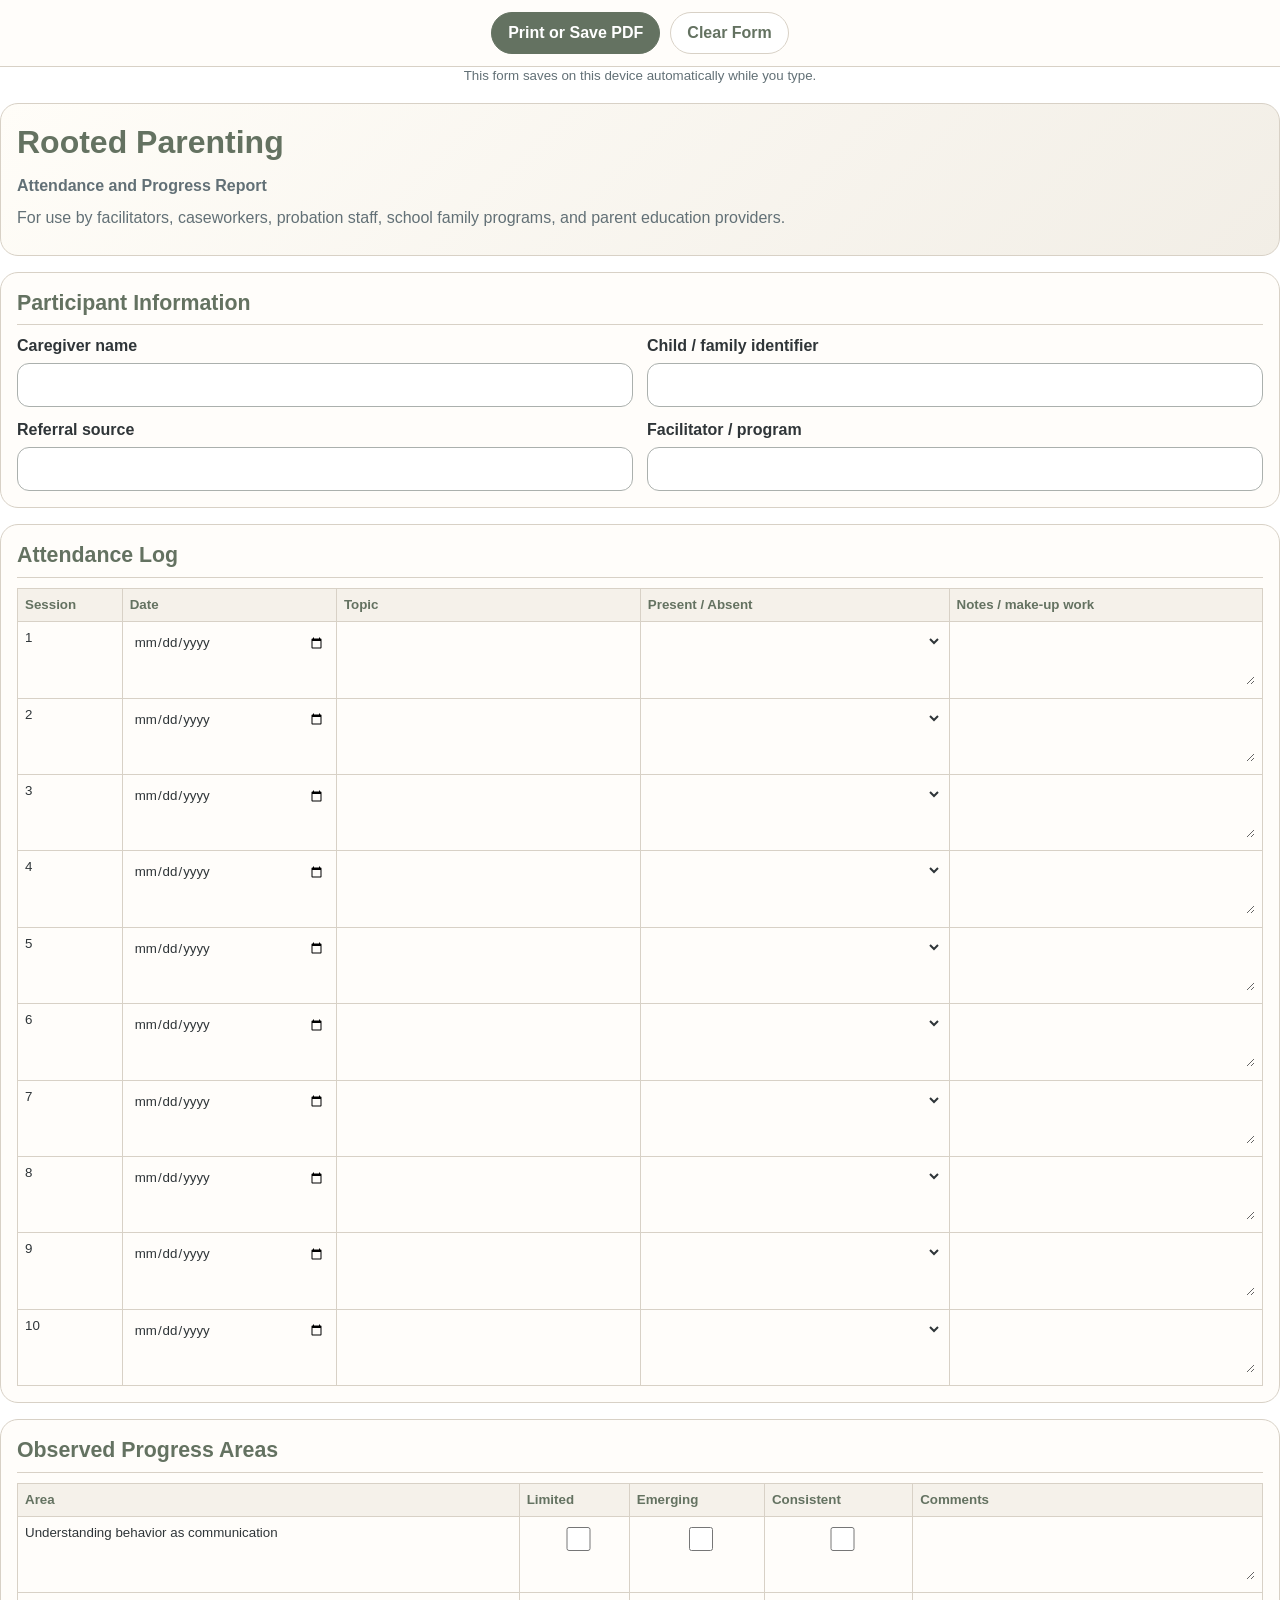
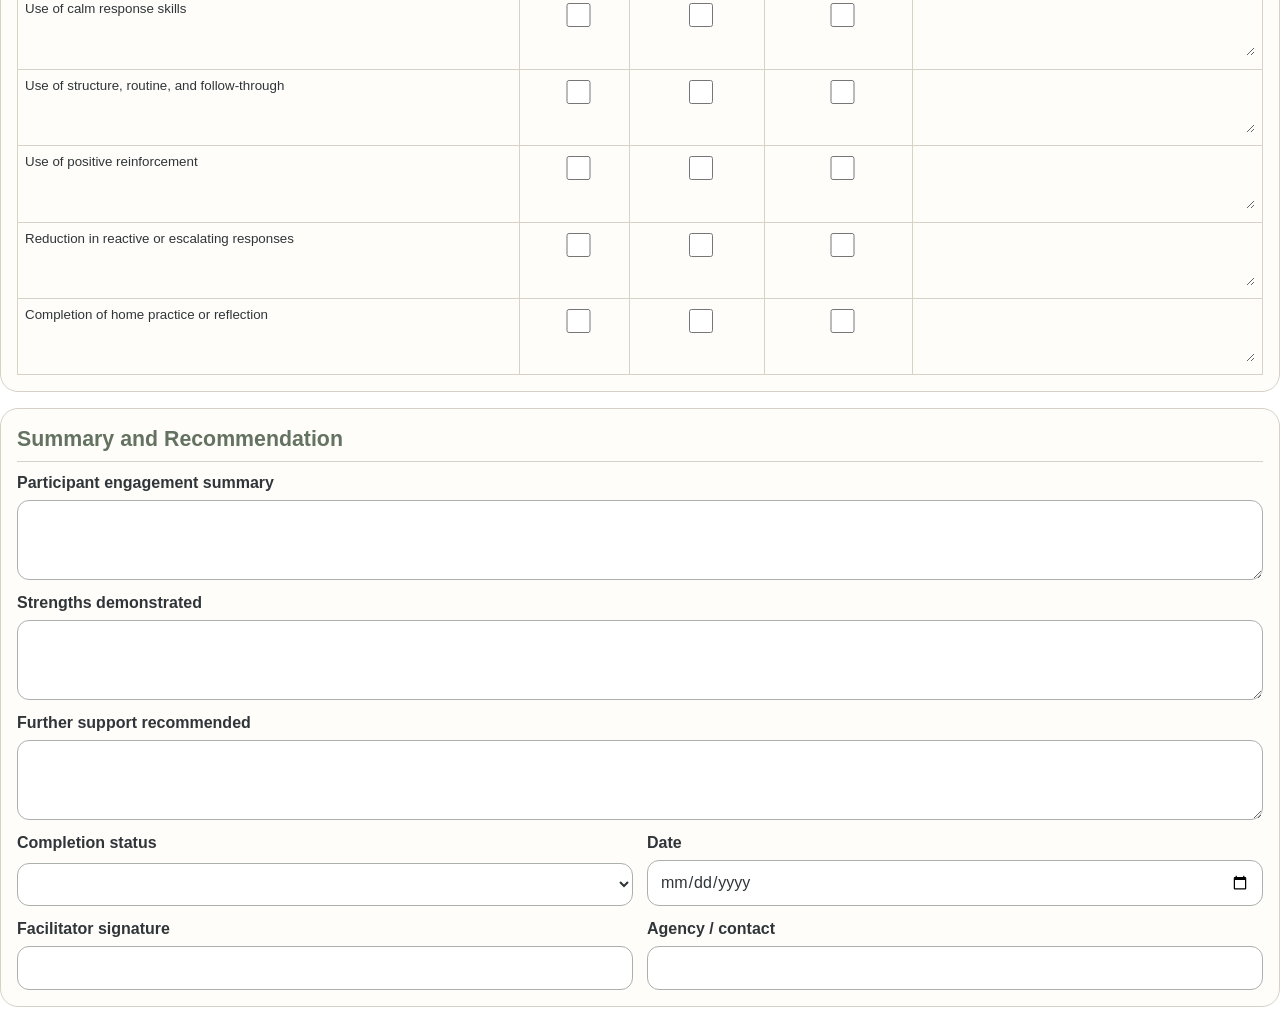
<file: rooted-parenting-attendance-progress-report.html>
<!DOCTYPE html>
<html lang="en">
<head>
  <meta charset="UTF-8" />
  <meta name="viewport" content="width=device-width, initial-scale=1.0" />
  <title>Rooted Parenting Attendance and Progress Report</title>
  <style>
    @page {
      size: Letter;
      margin: 0.55in;
    }

    :root {
      --ink: #2f3538;
      --muted: #627076;
      --accent: #647261;
      --line: #d8d1c6;
      --soft: #f5f1ea;
    }

    * { box-sizing: border-box; }

    body {
      margin: 0;
      font-family: "Segoe UI", Calibri, Arial, sans-serif;
      color: var(--ink);
      background: white;
      line-height: 1.38;
    }

    h1, h2 {
      margin: 0 0 10px;
      color: var(--accent);
    }

    h1 { font-size: 24pt; }

    h2 {
      font-size: 16pt;
      border-bottom: 1px solid var(--line);
      padding-bottom: 6px;
    }

    p {
      margin: 0 0 10px;
      color: var(--muted);
    }

    .controls {
      position: sticky;
      top: 0;
      z-index: 10;
      display: flex;
      gap: 10px;
      justify-content: center;
      padding: 12px;
      background: rgba(255, 253, 250, 0.95);
      border-bottom: 1px solid var(--line);
    }

    .btn {
      border: 1px solid var(--line);
      border-radius: 999px;
      background: #fff;
      color: var(--accent);
      min-height: 42px;
      padding: 0 16px;
      font: inherit;
      font-weight: 700;
      cursor: pointer;
    }

    .btn--primary {
      background: var(--accent);
      color: #fff;
      border-color: var(--accent);
    }

    .page {
      display: grid;
      gap: 16px;
      padding: 10px 0 24px;
    }

    .hero,
    .box {
      border: 1px solid var(--line);
      border-radius: 18px;
      padding: 16px;
      background: #fffdfa;
    }

    .hero {
      background: linear-gradient(135deg, #fffdf8 0%, #f2eee6 100%);
    }

    .line-row {
      display: grid;
      grid-template-columns: 1fr 1fr;
      gap: 14px;
    }

    .field-grid {
      display: grid;
      gap: 12px;
    }

    .field {
      display: grid;
      gap: 6px;
    }

    .field label {
      font-weight: 700;
      color: var(--ink);
    }

    input,
    textarea,
    select {
      width: 100%;
      border: 1px solid #abb0ad;
      border-radius: 12px;
      padding: 10px 12px;
      font: inherit;
      color: var(--ink);
      background: #fff;
    }

    textarea {
      min-height: 80px;
      resize: vertical;
    }

    .table {
      width: 100%;
      border-collapse: collapse;
      font-size: 10pt;
    }

    .table th,
    .table td {
      border: 1px solid var(--line);
      padding: 7px;
      vertical-align: top;
      text-align: left;
    }

    .table th {
      background: var(--soft);
      color: var(--accent);
    }

    .table input,
    .table textarea,
    .table select {
      border: 0;
      border-radius: 0;
      padding: 4px;
      background: transparent;
      min-height: 24px;
    }

    .table textarea {
      min-height: 56px;
    }

    .status {
      text-align: center;
      color: var(--muted);
      font-size: 10pt;
      padding-bottom: 8px;
    }

    @media print {
      .controls,
      .status {
        display: none;
      }
    }
  </style>
</head>
<body>
  <div class="controls">
    <button class="btn btn--primary" type="button" onclick="window.print()">Print or Save PDF</button>
    <button class="btn" type="button" onclick="clearForm()">Clear Form</button>
  </div>
  <div class="status">This form saves on this device automatically while you type.</div>

  <main class="page">
    <section class="hero">
      <h1>Rooted Parenting</h1>
      <p><strong>Attendance and Progress Report</strong></p>
      <p>For use by facilitators, caseworkers, probation staff, school family programs, and parent education providers.</p>
    </section>

    <section class="box">
      <h2>Participant Information</h2>
      <div class="field-grid">
        <div class="line-row">
          <div class="field">
            <label for="caregiver-name">Caregiver name</label>
            <input id="caregiver-name" name="caregiverName" type="text" />
          </div>
          <div class="field">
            <label for="family-id">Child / family identifier</label>
            <input id="family-id" name="familyIdentifier" type="text" />
          </div>
        </div>
        <div class="line-row">
          <div class="field">
            <label for="referral-source">Referral source</label>
            <input id="referral-source" name="referralSource" type="text" />
          </div>
          <div class="field">
            <label for="facilitator-program">Facilitator / program</label>
            <input id="facilitator-program" name="facilitatorProgram" type="text" />
          </div>
        </div>
      </div>
    </section>

    <section class="box">
      <h2>Attendance Log</h2>
      <table class="table">
        <thead>
          <tr>
            <th>Session</th>
            <th>Date</th>
            <th>Topic</th>
            <th>Present / Absent</th>
            <th>Notes / make-up work</th>
          </tr>
        </thead>
        <tbody>
          <tr><td>1</td><td><input name="session1Date" type="date" /></td><td><input name="session1Topic" type="text" /></td><td><select name="session1Status"><option value=""></option><option>Present</option><option>Absent</option><option>Completed make-up work</option></select></td><td><textarea name="session1Notes"></textarea></td></tr>
          <tr><td>2</td><td><input name="session2Date" type="date" /></td><td><input name="session2Topic" type="text" /></td><td><select name="session2Status"><option value=""></option><option>Present</option><option>Absent</option><option>Completed make-up work</option></select></td><td><textarea name="session2Notes"></textarea></td></tr>
          <tr><td>3</td><td><input name="session3Date" type="date" /></td><td><input name="session3Topic" type="text" /></td><td><select name="session3Status"><option value=""></option><option>Present</option><option>Absent</option><option>Completed make-up work</option></select></td><td><textarea name="session3Notes"></textarea></td></tr>
          <tr><td>4</td><td><input name="session4Date" type="date" /></td><td><input name="session4Topic" type="text" /></td><td><select name="session4Status"><option value=""></option><option>Present</option><option>Absent</option><option>Completed make-up work</option></select></td><td><textarea name="session4Notes"></textarea></td></tr>
          <tr><td>5</td><td><input name="session5Date" type="date" /></td><td><input name="session5Topic" type="text" /></td><td><select name="session5Status"><option value=""></option><option>Present</option><option>Absent</option><option>Completed make-up work</option></select></td><td><textarea name="session5Notes"></textarea></td></tr>
          <tr><td>6</td><td><input name="session6Date" type="date" /></td><td><input name="session6Topic" type="text" /></td><td><select name="session6Status"><option value=""></option><option>Present</option><option>Absent</option><option>Completed make-up work</option></select></td><td><textarea name="session6Notes"></textarea></td></tr>
          <tr><td>7</td><td><input name="session7Date" type="date" /></td><td><input name="session7Topic" type="text" /></td><td><select name="session7Status"><option value=""></option><option>Present</option><option>Absent</option><option>Completed make-up work</option></select></td><td><textarea name="session7Notes"></textarea></td></tr>
          <tr><td>8</td><td><input name="session8Date" type="date" /></td><td><input name="session8Topic" type="text" /></td><td><select name="session8Status"><option value=""></option><option>Present</option><option>Absent</option><option>Completed make-up work</option></select></td><td><textarea name="session8Notes"></textarea></td></tr>
          <tr><td>9</td><td><input name="session9Date" type="date" /></td><td><input name="session9Topic" type="text" /></td><td><select name="session9Status"><option value=""></option><option>Present</option><option>Absent</option><option>Completed make-up work</option></select></td><td><textarea name="session9Notes"></textarea></td></tr>
          <tr><td>10</td><td><input name="session10Date" type="date" /></td><td><input name="session10Topic" type="text" /></td><td><select name="session10Status"><option value=""></option><option>Present</option><option>Absent</option><option>Completed make-up work</option></select></td><td><textarea name="session10Notes"></textarea></td></tr>
        </tbody>
      </table>
    </section>

    <section class="box">
      <h2>Observed Progress Areas</h2>
      <table class="table">
        <thead>
          <tr>
            <th>Area</th>
            <th>Limited</th>
            <th>Emerging</th>
            <th>Consistent</th>
            <th>Comments</th>
          </tr>
        </thead>
        <tbody>
          <tr><td>Understanding behavior as communication</td><td><input name="progressBehaviorLimited" type="checkbox" /></td><td><input name="progressBehaviorEmerging" type="checkbox" /></td><td><input name="progressBehaviorConsistent" type="checkbox" /></td><td><textarea name="progressBehaviorComments"></textarea></td></tr>
          <tr><td>Use of calm response skills</td><td><input name="progressCalmLimited" type="checkbox" /></td><td><input name="progressCalmEmerging" type="checkbox" /></td><td><input name="progressCalmConsistent" type="checkbox" /></td><td><textarea name="progressCalmComments"></textarea></td></tr>
          <tr><td>Use of structure, routine, and follow-through</td><td><input name="progressRoutineLimited" type="checkbox" /></td><td><input name="progressRoutineEmerging" type="checkbox" /></td><td><input name="progressRoutineConsistent" type="checkbox" /></td><td><textarea name="progressRoutineComments"></textarea></td></tr>
          <tr><td>Use of positive reinforcement</td><td><input name="progressReinforcementLimited" type="checkbox" /></td><td><input name="progressReinforcementEmerging" type="checkbox" /></td><td><input name="progressReinforcementConsistent" type="checkbox" /></td><td><textarea name="progressReinforcementComments"></textarea></td></tr>
          <tr><td>Reduction in reactive or escalating responses</td><td><input name="progressEscalationLimited" type="checkbox" /></td><td><input name="progressEscalationEmerging" type="checkbox" /></td><td><input name="progressEscalationConsistent" type="checkbox" /></td><td><textarea name="progressEscalationComments"></textarea></td></tr>
          <tr><td>Completion of home practice or reflection</td><td><input name="progressHomeworkLimited" type="checkbox" /></td><td><input name="progressHomeworkEmerging" type="checkbox" /></td><td><input name="progressHomeworkConsistent" type="checkbox" /></td><td><textarea name="progressHomeworkComments"></textarea></td></tr>
        </tbody>
      </table>
    </section>

    <section class="box">
      <h2>Summary and Recommendation</h2>
      <div class="field-grid">
        <div class="field">
          <label for="engagement-summary">Participant engagement summary</label>
          <textarea id="engagement-summary" name="engagementSummary"></textarea>
        </div>
        <div class="field">
          <label for="strengths-demonstrated">Strengths demonstrated</label>
          <textarea id="strengths-demonstrated" name="strengthsDemonstrated"></textarea>
        </div>
        <div class="field">
          <label for="support-recommended">Further support recommended</label>
          <textarea id="support-recommended" name="supportRecommended"></textarea>
        </div>
        <div class="line-row">
          <div class="field">
            <label for="completion-status">Completion status</label>
            <select id="completion-status" name="completionStatus">
              <option value=""></option>
              <option>Completed</option>
              <option>In progress</option>
              <option>Incomplete</option>
            </select>
          </div>
          <div class="field">
            <label for="report-date">Date</label>
            <input id="report-date" name="reportDate" type="date" />
          </div>
        </div>
        <div class="line-row">
          <div class="field">
            <label for="facilitator-signature">Facilitator signature</label>
            <input id="facilitator-signature" name="facilitatorSignature" type="text" />
          </div>
          <div class="field">
            <label for="agency-contact">Agency / contact</label>
            <input id="agency-contact" name="agencyContact" type="text" />
          </div>
        </div>
      </div>
    </section>
  </main>

  <script>
    const storageKey = "rooted-parenting-form-rooted-parenting-attendance-progress-report";
    const fields = Array.from(document.querySelectorAll("input, textarea, select"));

    function loadForm() {
      const saved = JSON.parse(localStorage.getItem(storageKey) || "{}");
      fields.forEach((field) => {
        if (field.type === "checkbox") {
          field.checked = Boolean(saved[field.name]);
        } else if (Object.prototype.hasOwnProperty.call(saved, field.name)) {
          field.value = saved[field.name];
        }
      });
    }

    function saveForm() {
      const payload = {};
      fields.forEach((field) => {
        payload[field.name] = field.type === "checkbox" ? field.checked : field.value;
      });
      localStorage.setItem(storageKey, JSON.stringify(payload));
    }

    function clearForm() {
      fields.forEach((field) => {
        if (field.type === "checkbox") {
          field.checked = false;
        } else {
          field.value = "";
        }
      });
      localStorage.removeItem(storageKey);
    }

    fields.forEach((field) => {
      field.addEventListener("input", saveForm);
      field.addEventListener("change", saveForm);
    });

    loadForm();
  </script>
</body>
</html>
</file>
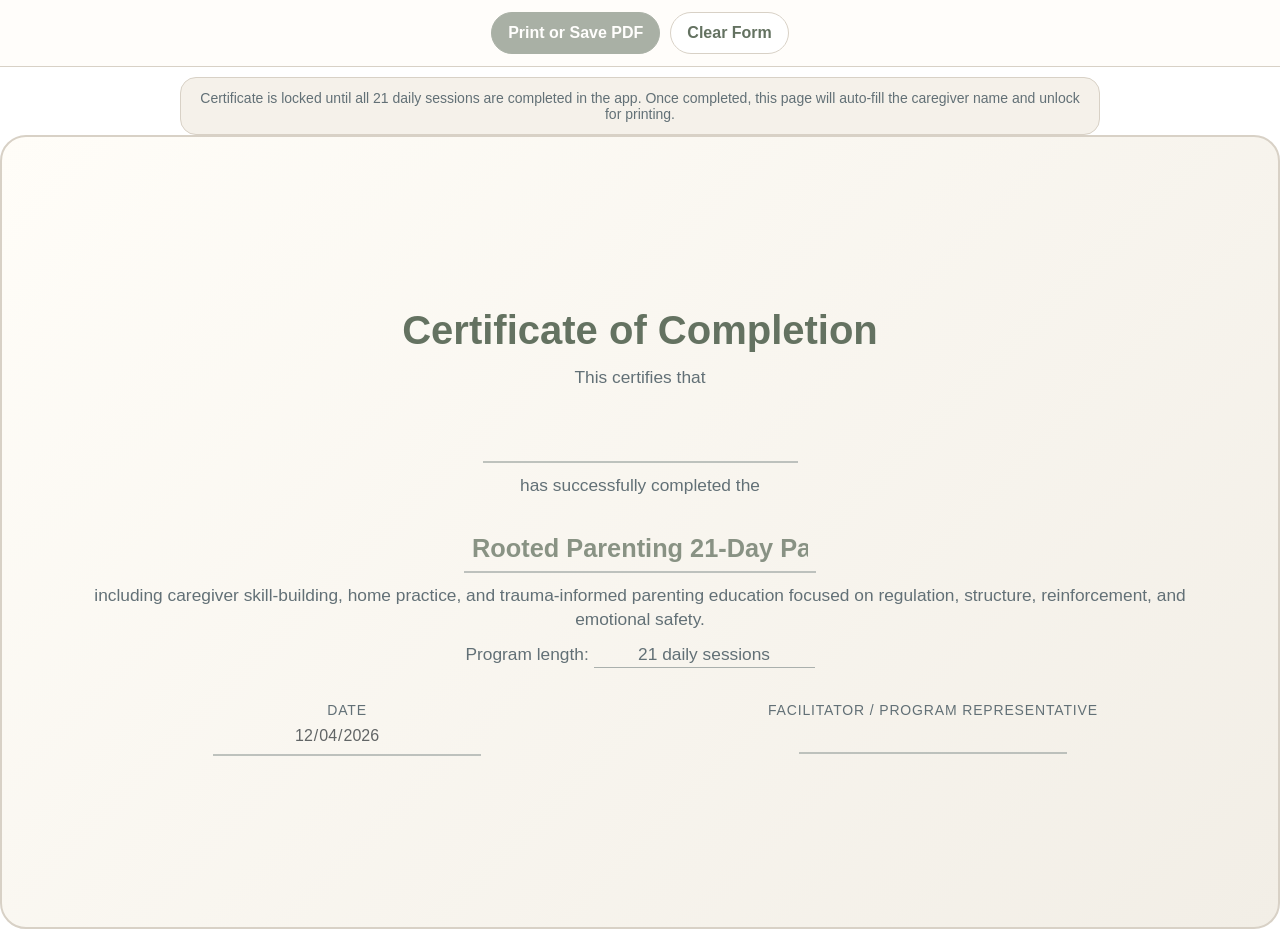
<file: rooted-parenting-completion-certificate.html>
<!DOCTYPE html>
<html lang="en">
<head>
  <meta charset="UTF-8" />
  <meta name="viewport" content="width=device-width, initial-scale=1.0" />
  <title>Rooted Parenting Completion Certificate</title>
  <style>
    @page {
      size: Letter landscape;
      margin: 0.55in;
    }

    :root {
      --ink: #2f3538;
      --muted: #627076;
      --accent: #647261;
      --line: #d8d1c6;
      --soft: #f5f1ea;
    }

    * { box-sizing: border-box; }

    body {
      margin: 0;
      font-family: "Segoe UI", Calibri, Arial, sans-serif;
      background: white;
      color: var(--ink);
    }

    .controls {
      position: sticky;
      top: 0;
      z-index: 10;
      display: flex;
      gap: 10px;
      justify-content: center;
      padding: 12px;
      background: rgba(255, 253, 250, 0.95);
      border-bottom: 1px solid var(--line);
    }

    .btn {
      border: 1px solid var(--line);
      border-radius: 999px;
      background: #fff;
      color: var(--accent);
      min-height: 42px;
      padding: 0 16px;
      font: inherit;
      font-weight: 700;
      cursor: pointer;
    }

    .btn--primary {
      background: var(--accent);
      color: #fff;
      border-color: var(--accent);
    }

    .btn:disabled {
      opacity: 0.55;
      cursor: not-allowed;
    }

    .status {
      max-width: 920px;
      margin: 10px auto 0;
      border: 1px solid var(--line);
      border-radius: 16px;
      background: var(--soft);
      padding: 12px 16px;
      color: var(--muted);
      text-align: center;
      font-size: 10.5pt;
    }

    .certificate {
      min-height: calc(100vh - 1.1in);
      border: 2px solid var(--line);
      border-radius: 26px;
      background: linear-gradient(135deg, #fffdf8 0%, #f2eee6 100%);
      padding: 0.7in;
      display: flex;
      flex-direction: column;
      justify-content: center;
      text-align: center;
    }

    h1, h2 {
      margin: 0 0 12px;
      color: var(--accent);
    }

    h1 { font-size: 30pt; }
    h2 { font-size: 24pt; }

    p {
      margin: 0 0 10px;
      color: var(--muted);
      font-size: 13pt;
      line-height: 1.4;
    }

    .line-field {
      display: grid;
      gap: 4px;
      max-width: 4.8in;
      margin: 18px auto 10px;
    }

    .line-field input {
      border: 0;
      border-bottom: 2px solid #aab0ad;
      background: transparent;
      text-align: center;
      padding: 8px;
      font: inherit;
      font-size: 18pt;
      color: var(--ink);
    }

    .line-field input[readonly] {
      opacity: 0.75;
    }

    .line-field--small {
      max-width: 2.8in;
      margin: 0 auto;
    }

    .line-field--small input {
      font-size: 12pt;
    }

    .course-field {
      max-width: 5.6in;
    }

    .course-field input {
      font-size: 19pt;
      color: var(--accent);
      font-weight: 700;
    }

    .meta {
      margin-top: 24px;
      display: grid;
      grid-template-columns: 1fr 1fr;
      gap: 30px;
      text-align: center;
    }

    .label {
      font-size: 10.5pt;
      color: var(--muted);
      text-transform: uppercase;
      letter-spacing: 0.06em;
    }

    @media print {
      .controls,
      .status {
        display: none;
      }
    }
  </style>
</head>
<body>
  <div class="controls">
    <button class="btn btn--primary" id="print-button" type="button" onclick="window.print()">Print or Save PDF</button>
    <button class="btn" type="button" onclick="clearForm()">Clear Form</button>
  </div>
  <div class="status" id="certificate-status">Checking lesson completion...</div>

  <main class="certificate">
    <h1>Certificate of Completion</h1>
    <p>This certifies that</p>
    <div class="line-field">
      <input aria-label="Participant name" id="participant-name" name="participantName" type="text" />
    </div>
    <p>has successfully completed the</p>
    <div class="line-field course-field">
      <input aria-label="Course name" id="course-name" name="courseName" type="text" value="Rooted Parenting 21-Day Parenting Habit Program" />
    </div>
    <p>including caregiver skill-building, home practice, and trauma-informed parenting education focused on regulation, structure, reinforcement, and emotional safety.</p>
    <p>
      Program length:
      <input
        aria-label="Program length"
        id="program-length"
        name="programLength"
        type="text"
        value="21 daily sessions"
        style="border:0;border-bottom:1px solid #aab0ad;background:transparent;text-align:center;max-width:2.4in;font:inherit;color:inherit;"
      />
    </p>

    <div class="meta">
      <div>
        <div class="label">Date</div>
        <div class="line-field line-field--small">
          <input aria-label="Date" id="certificate-date" name="date" type="date" />
        </div>
      </div>
      <div>
        <div class="label">Facilitator / Program Representative</div>
        <div class="line-field line-field--small">
          <input aria-label="Facilitator or program representative" id="facilitator" name="facilitator" type="text" />
        </div>
      </div>
    </div>
  </main>

  <script>
    const storageKey = "rooted-parenting-form-rooted-parenting-completion-certificate";
    const completionStorageKey = "rooted-parenting-completed-lessons";
    const clientProfileStorageKey = "rooted-parenting-client-profile";
    const requiredLessons = 21;
    const fields = Array.from(document.querySelectorAll("input"));
    const participantNameField = document.getElementById("participant-name");
    const courseNameField = document.getElementById("course-name");
    const programLengthField = document.getElementById("program-length");
    const dateField = document.getElementById("certificate-date");
    const statusBox = document.getElementById("certificate-status");
    const printButton = document.getElementById("print-button");

    function getCompletedLessons() {
      try {
        const raw = localStorage.getItem(completionStorageKey);
        return raw ? JSON.parse(raw) : [];
      } catch (error) {
        return [];
      }
    }

    function getClientProfile() {
      try {
        const raw = localStorage.getItem(clientProfileStorageKey);
        return raw ? JSON.parse(raw) : {};
      } catch (error) {
        return {};
      }
    }

    function isUnlocked() {
      return getCompletedLessons().length >= requiredLessons;
    }

    function defaultParticipantName(profile) {
      return profile.caregiverName || profile.clientName || "";
    }

    function loadForm() {
      const saved = JSON.parse(localStorage.getItem(storageKey) || "{}");
      const profile = getClientProfile();
      const unlocked = isUnlocked();

      fields.forEach((field) => {
        if (Object.prototype.hasOwnProperty.call(saved, field.name)) {
          field.value = saved[field.name];
        }
      });

      if (!participantNameField.value) {
        participantNameField.value = defaultParticipantName(profile);
      }

      if (!dateField.value) {
        dateField.value = new Date().toISOString().slice(0, 10);
      }

      if (!courseNameField.value) {
        courseNameField.value = "Rooted Parenting 21-Day Parenting Habit Program";
      }

      if (!programLengthField.value) {
        programLengthField.value = "21 daily sessions";
      }

      fields.forEach((field) => {
        field.readOnly = !unlocked;
        if (field.type === "date") {
          field.disabled = !unlocked;
        }
      });

      printButton.disabled = !unlocked;
      statusBox.textContent = unlocked
        ? "Certificate unlocked. The caregiver name has been filled in from the saved profile, and you can edit or print it now."
        : "Certificate is locked until all 21 daily sessions are completed in the app. Once completed, this page will auto-fill the caregiver name and unlock for printing.";

      saveForm();
    }

    function saveForm() {
      const payload = {};
      fields.forEach((field) => {
        payload[field.name] = field.value;
      });
      localStorage.setItem(storageKey, JSON.stringify(payload));
    }

    function clearForm() {
      const unlocked = isUnlocked();
      const profile = getClientProfile();

      participantNameField.value = defaultParticipantName(profile);
      courseNameField.value = "Rooted Parenting 21-Day Parenting Habit Program";
      programLengthField.value = "21 daily sessions";
      dateField.value = unlocked ? new Date().toISOString().slice(0, 10) : "";
      document.getElementById("facilitator").value = "";
      saveForm();
    }

    fields.forEach((field) => {
      field.addEventListener("input", saveForm);
      field.addEventListener("change", saveForm);
    });

    loadForm();
  </script>
</body>
</html>
</file>
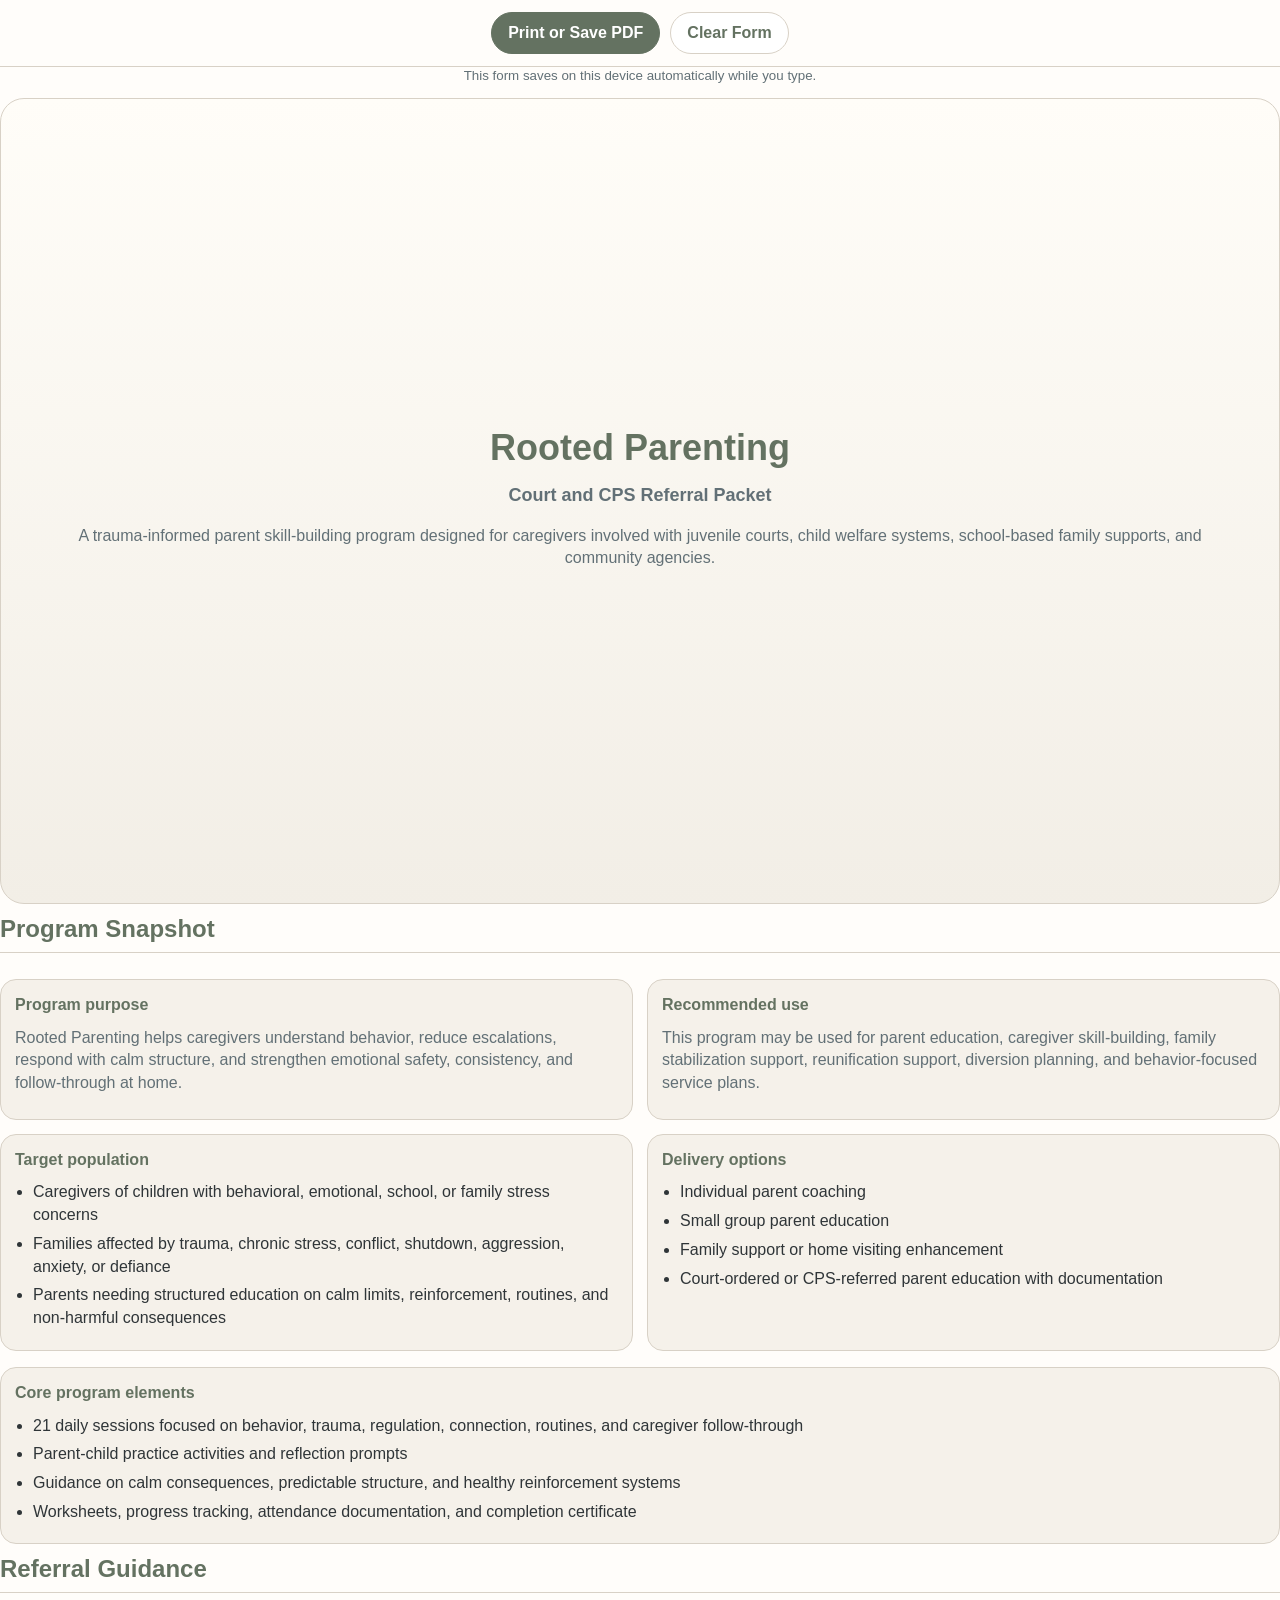
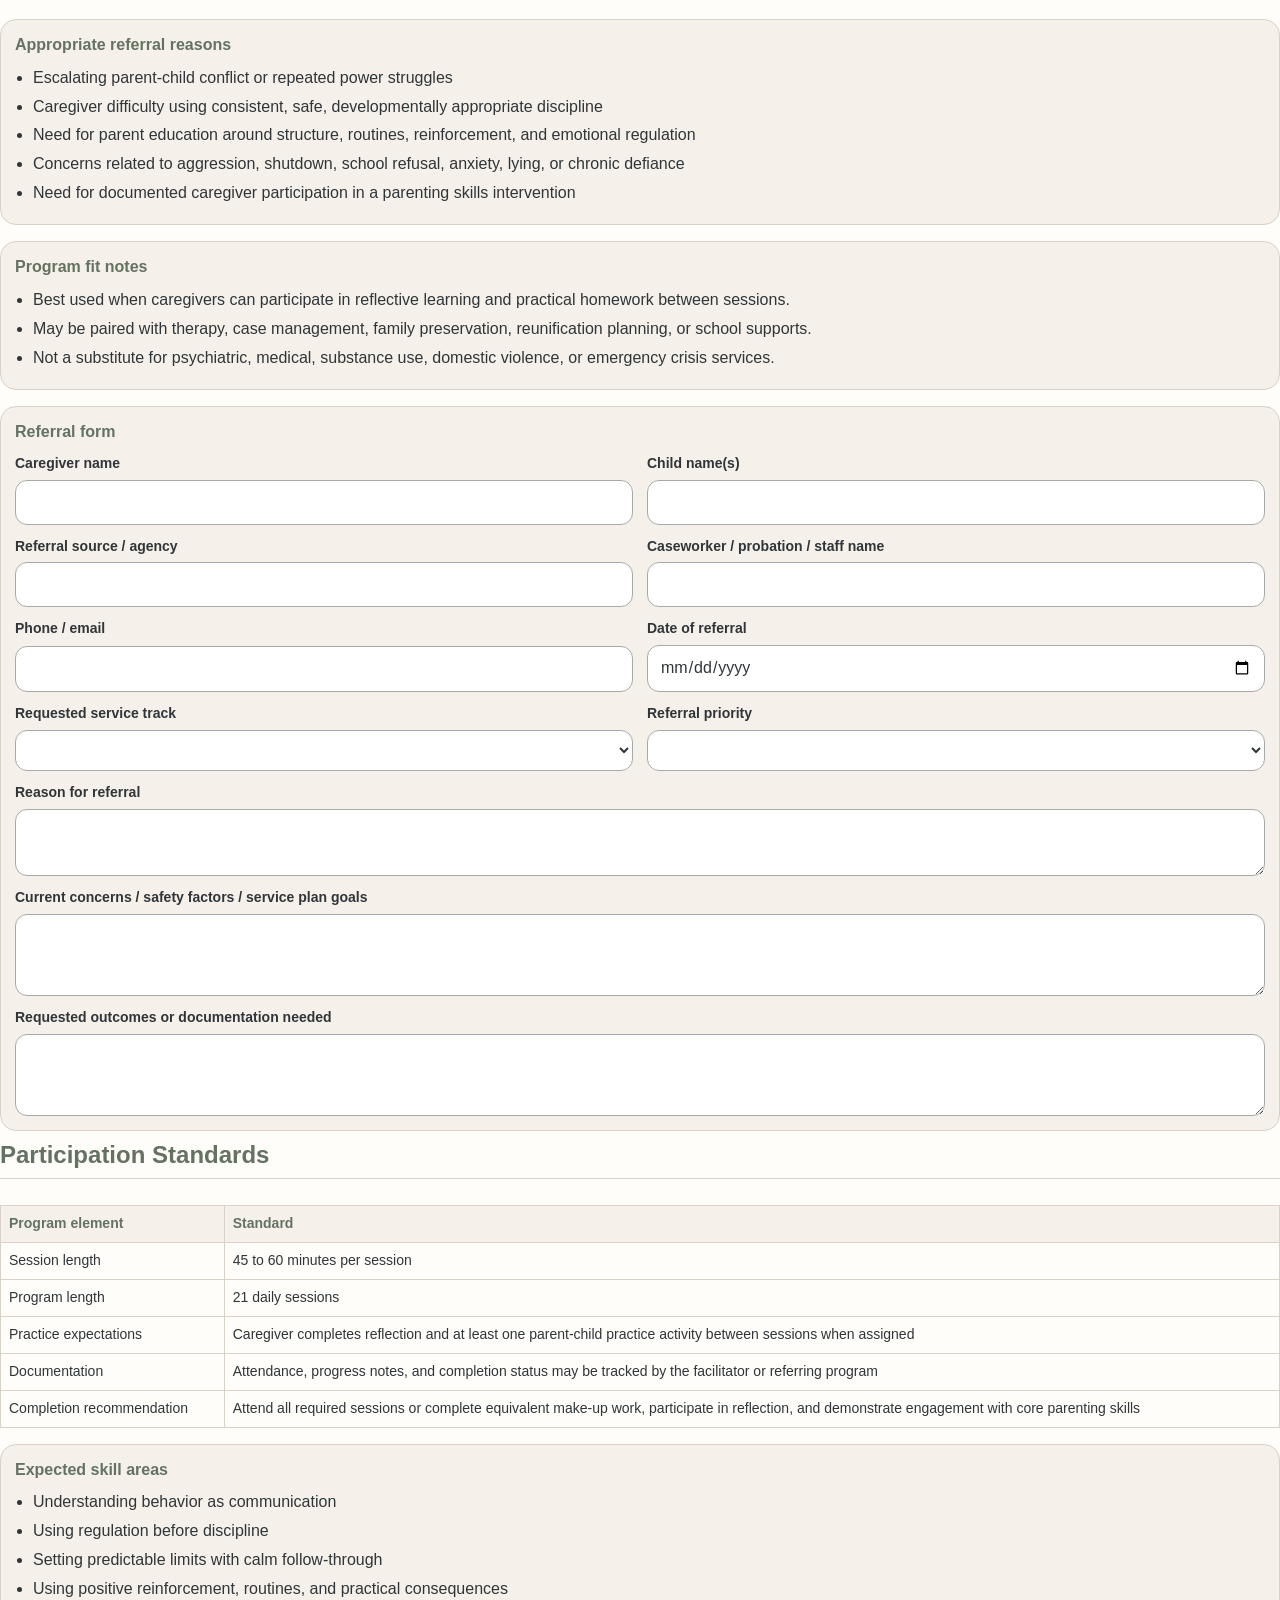
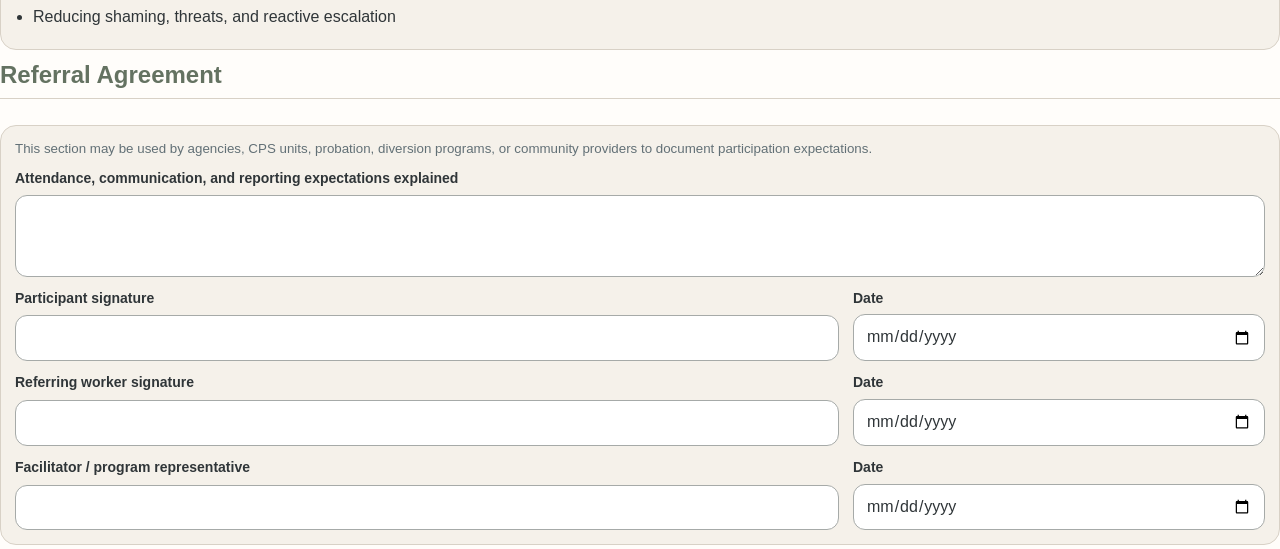
<file: rooted-parenting-court-cps-referral-packet.html>
<!DOCTYPE html>
<html lang="en">
<head>
  <meta charset="UTF-8" />
  <meta name="viewport" content="width=device-width, initial-scale=1.0" />
  <title>Rooted Parenting Court and CPS Referral Packet</title>
  <style>
    @page {
      size: Letter;
      margin: 0.6in;
    }

    :root {
      --ink: #2f3538;
      --muted: #627076;
      --accent: #647261;
      --line: #d8d1c6;
      --soft: #f5f1ea;
      --surface: #fffdfa;
    }

    * {
      box-sizing: border-box;
    }

    body {
      margin: 0;
      font-family: "Segoe UI", Calibri, Arial, sans-serif;
      color: var(--ink);
      background: var(--surface);
      line-height: 1.42;
    }

    .page {
      display: grid;
      gap: 16px;
      page-break-after: always;
      padding: 0.04in 0;
    }

    .page:last-child {
      page-break-after: auto;
    }

    h1,
    h2,
    h3 {
      margin: 0 0 10px;
      color: var(--accent);
    }

    h1 {
      font-size: 27pt;
    }

    h2 {
      font-size: 18pt;
      border-bottom: 1px solid var(--line);
      padding-bottom: 6px;
    }

    h3 {
      font-size: 12pt;
    }

    p {
      margin: 0 0 10px;
      color: var(--muted);
    }

    ul {
      margin: 8px 0 0 18px;
      padding: 0;
    }

    li {
      margin: 0 0 6px;
    }

    .hero {
      min-height: 8.4in;
      border: 1px solid var(--line);
      border-radius: 24px;
      background: linear-gradient(180deg, #fffdf8 0%, #f2eee6 100%);
      padding: 0.8in;
      display: flex;
      flex-direction: column;
      justify-content: center;
      text-align: center;
    }

    .subtitle {
      color: var(--muted);
      font-size: 13.5pt;
      margin-bottom: 16px;
      font-weight: 700;
    }

    .controls {
      position: sticky;
      top: 0;
      z-index: 10;
      display: flex;
      gap: 10px;
      justify-content: center;
      padding: 12px;
      background: rgba(255, 253, 250, 0.95);
      border-bottom: 1px solid var(--line);
      backdrop-filter: blur(8px);
    }

    .btn {
      border: 1px solid var(--line);
      border-radius: 999px;
      background: #fff;
      color: var(--accent);
      min-height: 42px;
      padding: 0 16px;
      font: inherit;
      font-weight: 700;
      cursor: pointer;
    }

    .btn--primary {
      background: var(--accent);
      color: #fff;
      border-color: var(--accent);
    }

    .card,
    .field-box {
      border: 1px solid var(--line);
      border-radius: 16px;
      padding: 14px;
      background: var(--soft);
      break-inside: avoid;
    }

    .grid {
      display: grid;
      grid-template-columns: 1fr 1fr;
      gap: 14px;
    }

    .line-row {
      display: grid;
      grid-template-columns: 1fr 1fr;
      gap: 14px;
    }

    .field-grid {
      display: grid;
      gap: 12px;
      margin-top: 8px;
    }

    .field {
      display: grid;
      gap: 6px;
    }

    .field label {
      color: var(--ink);
      font-size: 10.5pt;
      font-weight: 700;
    }

    .field input,
    .field textarea,
    .field select {
      width: 100%;
      border: 1px solid #a6aaa8;
      border-radius: 12px;
      background: #fff;
      color: var(--ink);
      padding: 10px 12px;
      font: inherit;
    }

    .field textarea {
      min-height: 82px;
      resize: vertical;
    }

    .field--short textarea {
      min-height: 58px;
    }

    .small {
      font-size: 10pt;
      color: var(--muted);
    }

    .table {
      width: 100%;
      border-collapse: collapse;
      font-size: 10.5pt;
    }

    .table th,
    .table td {
      border: 1px solid var(--line);
      padding: 8px;
      vertical-align: top;
      text-align: left;
    }

    .table th {
      background: var(--soft);
      color: var(--accent);
    }

    .signature-row {
      display: grid;
      grid-template-columns: 1.4fr 0.7fr;
      gap: 14px;
    }

    .status {
      text-align: center;
      color: var(--muted);
      font-size: 10pt;
      padding-bottom: 8px;
    }

    @media print {
      .controls,
      .status {
        display: none;
      }

      body {
        background: #fff;
      }

      .field input,
      .field textarea,
      .field select {
        border-color: #b3b7b4;
        box-shadow: none;
      }
    }
  </style>
</head>
<body>
  <div class="controls">
    <button class="btn btn--primary" type="button" onclick="window.print()">Print or Save PDF</button>
    <button class="btn" type="button" onclick="clearForm()">Clear Form</button>
  </div>
  <div class="status">This form saves on this device automatically while you type.</div>

  <section class="page">
    <div class="hero">
      <h1>Rooted Parenting</h1>
      <p class="subtitle">Court and CPS Referral Packet</p>
      <p>A trauma-informed parent skill-building program designed for caregivers involved with juvenile courts, child welfare systems, school-based family supports, and community agencies.</p>
    </div>
  </section>

  <section class="page">
    <h2>Program Snapshot</h2>
    <div class="grid">
      <article class="card">
        <h3>Program purpose</h3>
        <p>Rooted Parenting helps caregivers understand behavior, reduce escalations, respond with calm structure, and strengthen emotional safety, consistency, and follow-through at home.</p>
      </article>
      <article class="card">
        <h3>Recommended use</h3>
        <p>This program may be used for parent education, caregiver skill-building, family stabilization support, reunification support, diversion planning, and behavior-focused service plans.</p>
      </article>
      <article class="card">
        <h3>Target population</h3>
        <ul>
          <li>Caregivers of children with behavioral, emotional, school, or family stress concerns</li>
          <li>Families affected by trauma, chronic stress, conflict, shutdown, aggression, anxiety, or defiance</li>
          <li>Parents needing structured education on calm limits, reinforcement, routines, and non-harmful consequences</li>
        </ul>
      </article>
      <article class="card">
        <h3>Delivery options</h3>
        <ul>
          <li>Individual parent coaching</li>
          <li>Small group parent education</li>
          <li>Family support or home visiting enhancement</li>
          <li>Court-ordered or CPS-referred parent education with documentation</li>
        </ul>
      </article>
    </div>

    <div class="card">
      <h3>Core program elements</h3>
      <ul>
        <li>21 daily sessions focused on behavior, trauma, regulation, connection, routines, and caregiver follow-through</li>
        <li>Parent-child practice activities and reflection prompts</li>
        <li>Guidance on calm consequences, predictable structure, and healthy reinforcement systems</li>
        <li>Worksheets, progress tracking, attendance documentation, and completion certificate</li>
      </ul>
    </div>
  </section>

  <section class="page">
    <h2>Referral Guidance</h2>
    <div class="card">
      <h3>Appropriate referral reasons</h3>
      <ul>
        <li>Escalating parent-child conflict or repeated power struggles</li>
        <li>Caregiver difficulty using consistent, safe, developmentally appropriate discipline</li>
        <li>Need for parent education around structure, routines, reinforcement, and emotional regulation</li>
        <li>Concerns related to aggression, shutdown, school refusal, anxiety, lying, or chronic defiance</li>
        <li>Need for documented caregiver participation in a parenting skills intervention</li>
      </ul>
    </div>

    <div class="card">
      <h3>Program fit notes</h3>
      <ul>
        <li>Best used when caregivers can participate in reflective learning and practical homework between sessions.</li>
        <li>May be paired with therapy, case management, family preservation, reunification planning, or school supports.</li>
        <li>Not a substitute for psychiatric, medical, substance use, domestic violence, or emergency crisis services.</li>
      </ul>
    </div>

    <div class="field-box">
      <h3>Referral form</h3>
      <div class="field-grid">
        <div class="line-row">
          <div class="field">
            <label for="caregiver-name">Caregiver name</label>
            <input id="caregiver-name" name="caregiverName" type="text" />
          </div>
          <div class="field">
            <label for="child-names">Child name(s)</label>
            <input id="child-names" name="childNames" type="text" />
          </div>
        </div>
        <div class="line-row">
          <div class="field">
            <label for="referral-source">Referral source / agency</label>
            <input id="referral-source" name="referralSource" type="text" />
          </div>
          <div class="field">
            <label for="caseworker-name">Caseworker / probation / staff name</label>
            <input id="caseworker-name" name="caseworkerName" type="text" />
          </div>
        </div>
        <div class="line-row">
          <div class="field">
            <label for="phone-email">Phone / email</label>
            <input id="phone-email" name="phoneEmail" type="text" />
          </div>
          <div class="field">
            <label for="referral-date">Date of referral</label>
            <input id="referral-date" name="referralDate" type="date" />
          </div>
        </div>
        <div class="line-row">
          <div class="field">
            <label for="service-track">Requested service track</label>
            <select id="service-track" name="serviceTrack">
              <option value=""></option>
              <option>Positive Parenting and Reunification</option>
              <option>Behavior Support for Parents</option>
              <option>Court-Ordered Parenting Skills</option>
              <option>Foundations of Safe and Effective Parenting</option>
              <option>Positive Discipline, Structure, and Follow-Through</option>
            </select>
          </div>
          <div class="field">
            <label for="referral-urgency">Referral priority</label>
            <select id="referral-urgency" name="referralUrgency">
              <option value=""></option>
              <option>Routine</option>
              <option>Prompt follow-up requested</option>
              <option>High concern / urgent coordination needed</option>
            </select>
          </div>
        </div>
        <div class="field field--short">
          <label for="reason-referral">Reason for referral</label>
          <textarea id="reason-referral" name="reasonReferral"></textarea>
        </div>
        <div class="field">
          <label for="current-concerns">Current concerns / safety factors / service plan goals</label>
          <textarea id="current-concerns" name="currentConcerns"></textarea>
        </div>
        <div class="field">
          <label for="recommended-outcomes">Requested outcomes or documentation needed</label>
          <textarea id="recommended-outcomes" name="recommendedOutcomes"></textarea>
        </div>
      </div>
    </div>
  </section>

  <section class="page">
    <h2>Participation Standards</h2>
    <table class="table">
      <thead>
        <tr>
          <th>Program element</th>
          <th>Standard</th>
        </tr>
      </thead>
      <tbody>
        <tr><td>Session length</td><td>45 to 60 minutes per session</td></tr>
        <tr><td>Program length</td><td>21 daily sessions</td></tr>
        <tr><td>Practice expectations</td><td>Caregiver completes reflection and at least one parent-child practice activity between sessions when assigned</td></tr>
        <tr><td>Documentation</td><td>Attendance, progress notes, and completion status may be tracked by the facilitator or referring program</td></tr>
        <tr><td>Completion recommendation</td><td>Attend all required sessions or complete equivalent make-up work, participate in reflection, and demonstrate engagement with core parenting skills</td></tr>
      </tbody>
    </table>

    <div class="card">
      <h3>Expected skill areas</h3>
      <ul>
        <li>Understanding behavior as communication</li>
        <li>Using regulation before discipline</li>
        <li>Setting predictable limits with calm follow-through</li>
        <li>Using positive reinforcement, routines, and practical consequences</li>
        <li>Reducing shaming, threats, and reactive escalation</li>
      </ul>
    </div>
  </section>

  <section class="page">
    <h2>Referral Agreement</h2>
    <div class="field-box">
      <p class="small">This section may be used by agencies, CPS units, probation, diversion programs, or community providers to document participation expectations.</p>
      <div class="field-grid">
        <div class="field">
          <label for="expectations-notes">Attendance, communication, and reporting expectations explained</label>
          <textarea id="expectations-notes" name="expectationsNotes"></textarea>
        </div>
        <div class="signature-row">
          <div class="field">
            <label for="participant-signature">Participant signature</label>
            <input id="participant-signature" name="participantSignature" type="text" />
          </div>
          <div class="field">
            <label for="participant-date">Date</label>
            <input id="participant-date" name="participantDate" type="date" />
          </div>
        </div>
        <div class="signature-row">
          <div class="field">
            <label for="worker-signature">Referring worker signature</label>
            <input id="worker-signature" name="workerSignature" type="text" />
          </div>
          <div class="field">
            <label for="worker-date">Date</label>
            <input id="worker-date" name="workerDate" type="date" />
          </div>
        </div>
        <div class="signature-row">
          <div class="field">
            <label for="facilitator-signature">Facilitator / program representative</label>
            <input id="facilitator-signature" name="facilitatorSignature" type="text" />
          </div>
          <div class="field">
            <label for="facilitator-date">Date</label>
            <input id="facilitator-date" name="facilitatorDate" type="date" />
          </div>
        </div>
      </div>
    </div>
  </section>

  <script>
    const storageKey = "rooted-parenting-form-rooted-parenting-court-cps-referral-packet";
    const fields = Array.from(document.querySelectorAll("input, textarea, select"));

    function loadForm() {
      const saved = JSON.parse(localStorage.getItem(storageKey) || "{}");
      fields.forEach((field) => {
        if (Object.prototype.hasOwnProperty.call(saved, field.name)) {
          field.value = saved[field.name];
        }
      });
    }

    function saveForm() {
      const payload = {};
      fields.forEach((field) => {
        payload[field.name] = field.value;
      });
      localStorage.setItem(storageKey, JSON.stringify(payload));
    }

    function clearForm() {
      fields.forEach((field) => {
        field.value = "";
      });
      localStorage.removeItem(storageKey);
    }

    fields.forEach((field) => {
      field.addEventListener("input", saveForm);
      field.addEventListener("change", saveForm);
    });

    loadForm();
  </script>
</body>
</html>
</file>
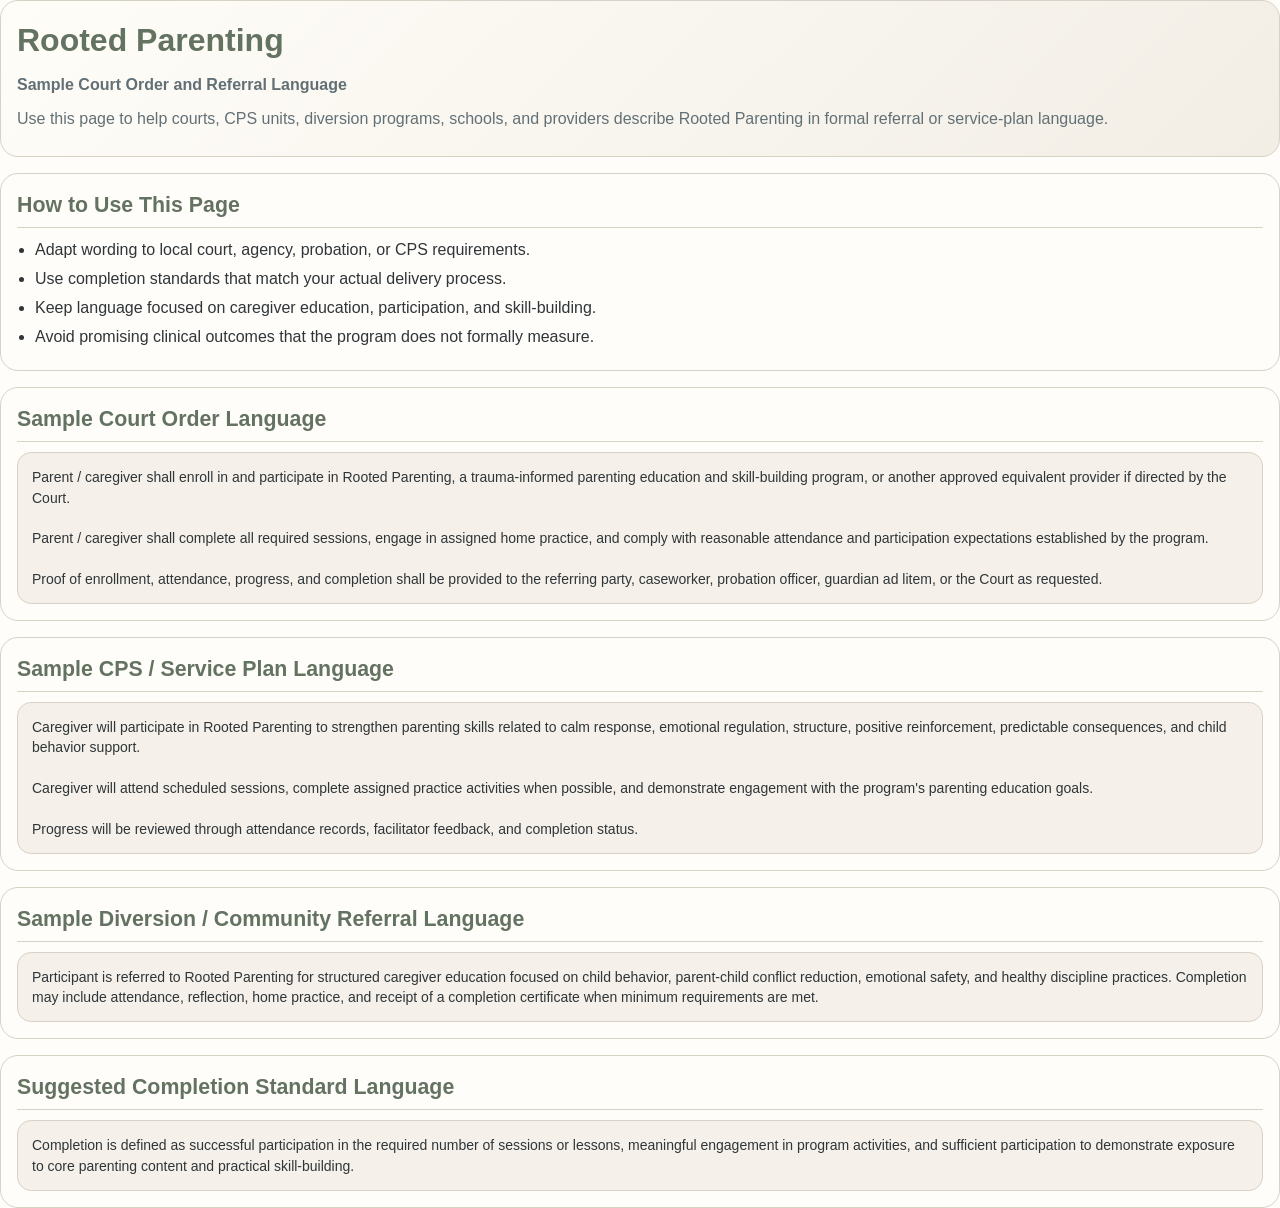
<file: rooted-parenting-court-order-language.html>
<!DOCTYPE html>
<html lang="en">
<head>
  <meta charset="UTF-8" />
  <meta name="viewport" content="width=device-width, initial-scale=1.0" />
  <title>Rooted Parenting Sample Court Order Language</title>
  <style>
    @page {
      size: Letter;
      margin: 0.6in;
    }

    :root {
      --ink: #2f3538;
      --muted: #627076;
      --accent: #647261;
      --line: #d8d1c6;
      --soft: #f5f1ea;
    }

    * { box-sizing: border-box; }
    body {
      margin: 0;
      font-family: "Segoe UI", Calibri, Arial, sans-serif;
      color: var(--ink);
      background: #fffdfa;
      line-height: 1.45;
    }
    .page {
      display: grid;
      gap: 16px;
    }
    h1, h2, h3 {
      margin: 0 0 10px;
      color: var(--accent);
    }
    h1 { font-size: 24pt; }
    h2 {
      font-size: 16pt;
      border-bottom: 1px solid var(--line);
      padding-bottom: 6px;
    }
    h3 { font-size: 12pt; }
    p {
      margin: 0 0 10px;
      color: var(--muted);
    }
    .hero,
    .box {
      border: 1px solid var(--line);
      border-radius: 18px;
      padding: 16px;
      background: #fffdfa;
    }
    .hero {
      background: linear-gradient(135deg, #fffdf8 0%, #f2eee6 100%);
    }
    .quote {
      border: 1px solid var(--line);
      border-radius: 14px;
      background: var(--soft);
      padding: 14px;
      white-space: pre-wrap;
      color: var(--ink);
      font-size: 10.5pt;
    }
    ul {
      margin: 8px 0 0 18px;
      padding: 0;
    }
    li { margin: 0 0 6px; }
  </style>
</head>
<body>
  <main class="page">
    <section class="hero">
      <h1>Rooted Parenting</h1>
      <p><strong>Sample Court Order and Referral Language</strong></p>
      <p>Use this page to help courts, CPS units, diversion programs, schools, and providers describe Rooted Parenting in formal referral or service-plan language.</p>
    </section>

    <section class="box">
      <h2>How to Use This Page</h2>
      <ul>
        <li>Adapt wording to local court, agency, probation, or CPS requirements.</li>
        <li>Use completion standards that match your actual delivery process.</li>
        <li>Keep language focused on caregiver education, participation, and skill-building.</li>
        <li>Avoid promising clinical outcomes that the program does not formally measure.</li>
      </ul>
    </section>

    <section class="box">
      <h2>Sample Court Order Language</h2>
      <div class="quote">Parent / caregiver shall enroll in and participate in Rooted Parenting, a trauma-informed parenting education and skill-building program, or another approved equivalent provider if directed by the Court.

Parent / caregiver shall complete all required sessions, engage in assigned home practice, and comply with reasonable attendance and participation expectations established by the program.

Proof of enrollment, attendance, progress, and completion shall be provided to the referring party, caseworker, probation officer, guardian ad litem, or the Court as requested.</div>
    </section>

    <section class="box">
      <h2>Sample CPS / Service Plan Language</h2>
      <div class="quote">Caregiver will participate in Rooted Parenting to strengthen parenting skills related to calm response, emotional regulation, structure, positive reinforcement, predictable consequences, and child behavior support.

Caregiver will attend scheduled sessions, complete assigned practice activities when possible, and demonstrate engagement with the program's parenting education goals.

Progress will be reviewed through attendance records, facilitator feedback, and completion status.</div>
    </section>

    <section class="box">
      <h2>Sample Diversion / Community Referral Language</h2>
      <div class="quote">Participant is referred to Rooted Parenting for structured caregiver education focused on child behavior, parent-child conflict reduction, emotional safety, and healthy discipline practices. Completion may include attendance, reflection, home practice, and receipt of a completion certificate when minimum requirements are met.</div>
    </section>

    <section class="box">
      <h2>Suggested Completion Standard Language</h2>
      <div class="quote">Completion is defined as successful participation in the required number of sessions or lessons, meaningful engagement in program activities, and sufficient participation to demonstrate exposure to core parenting content and practical skill-building.</div>
    </section>
  </main>
</body>
</html>
</file>
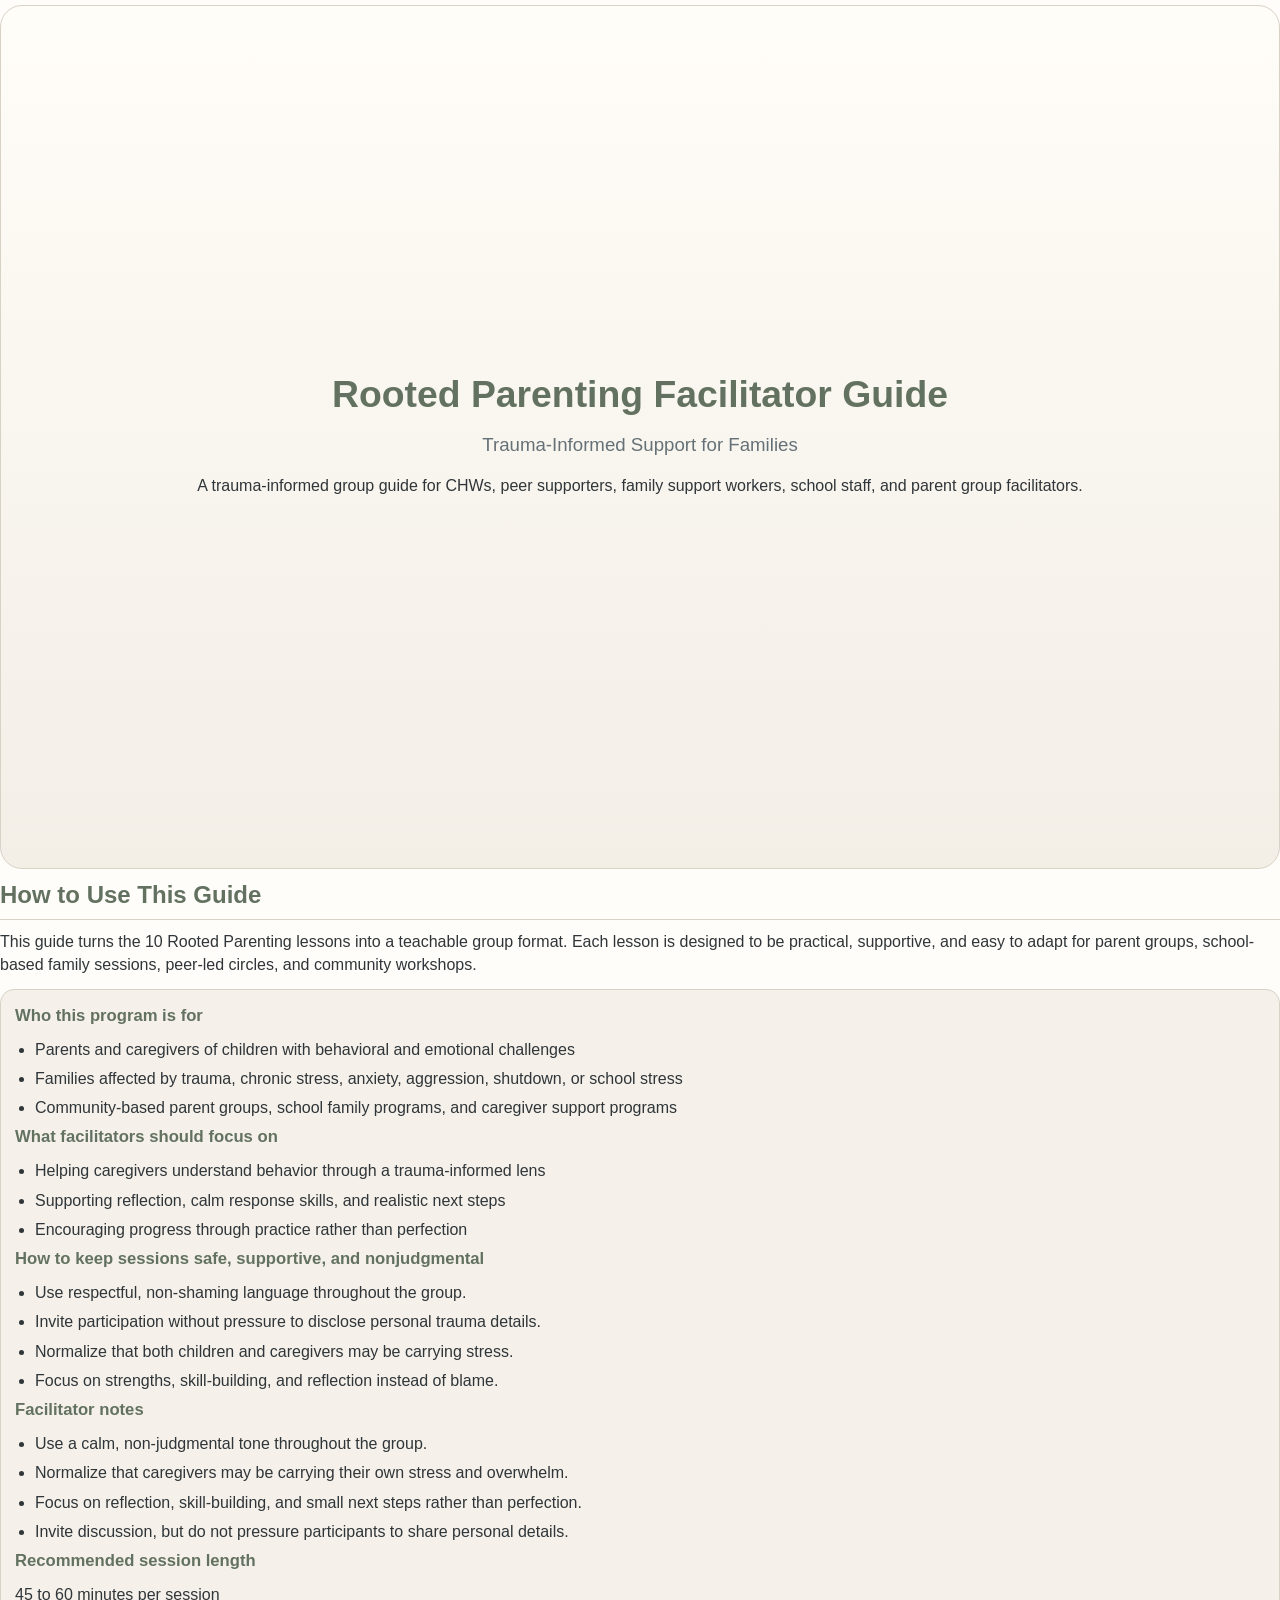
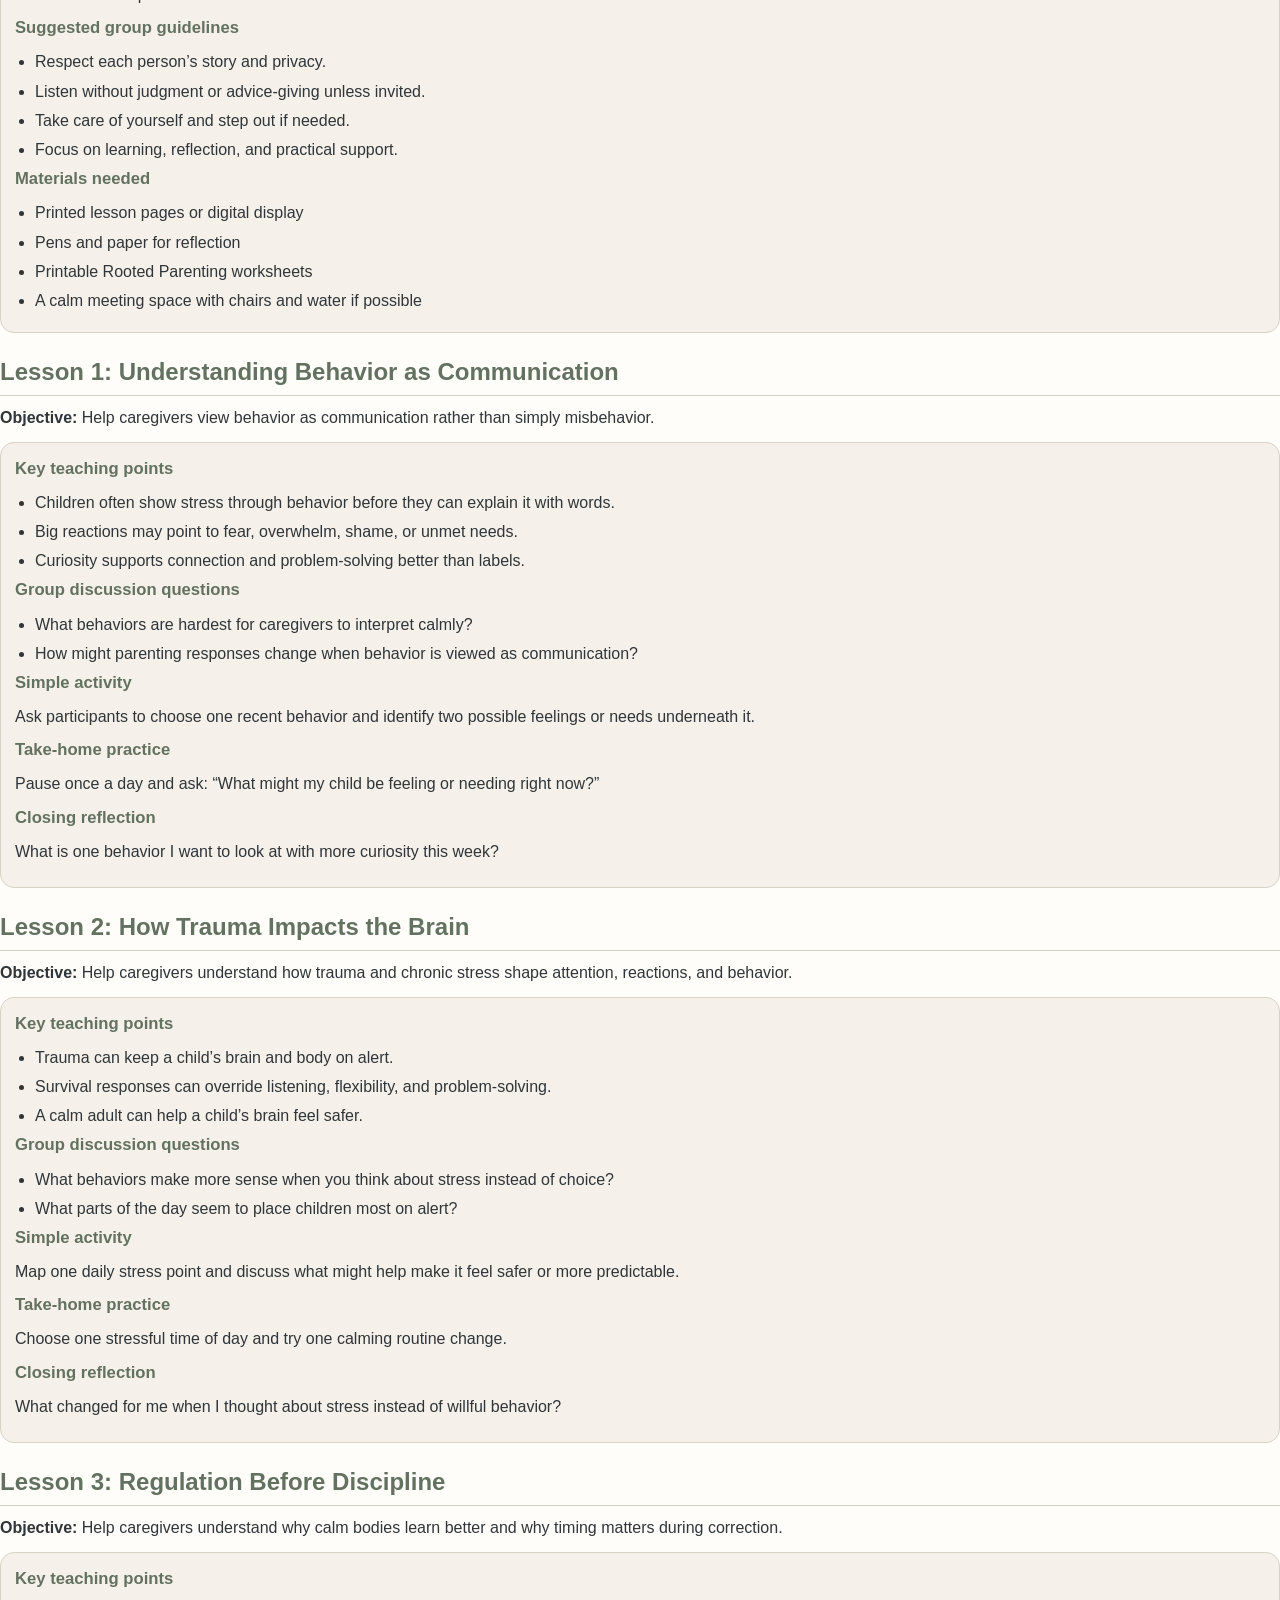
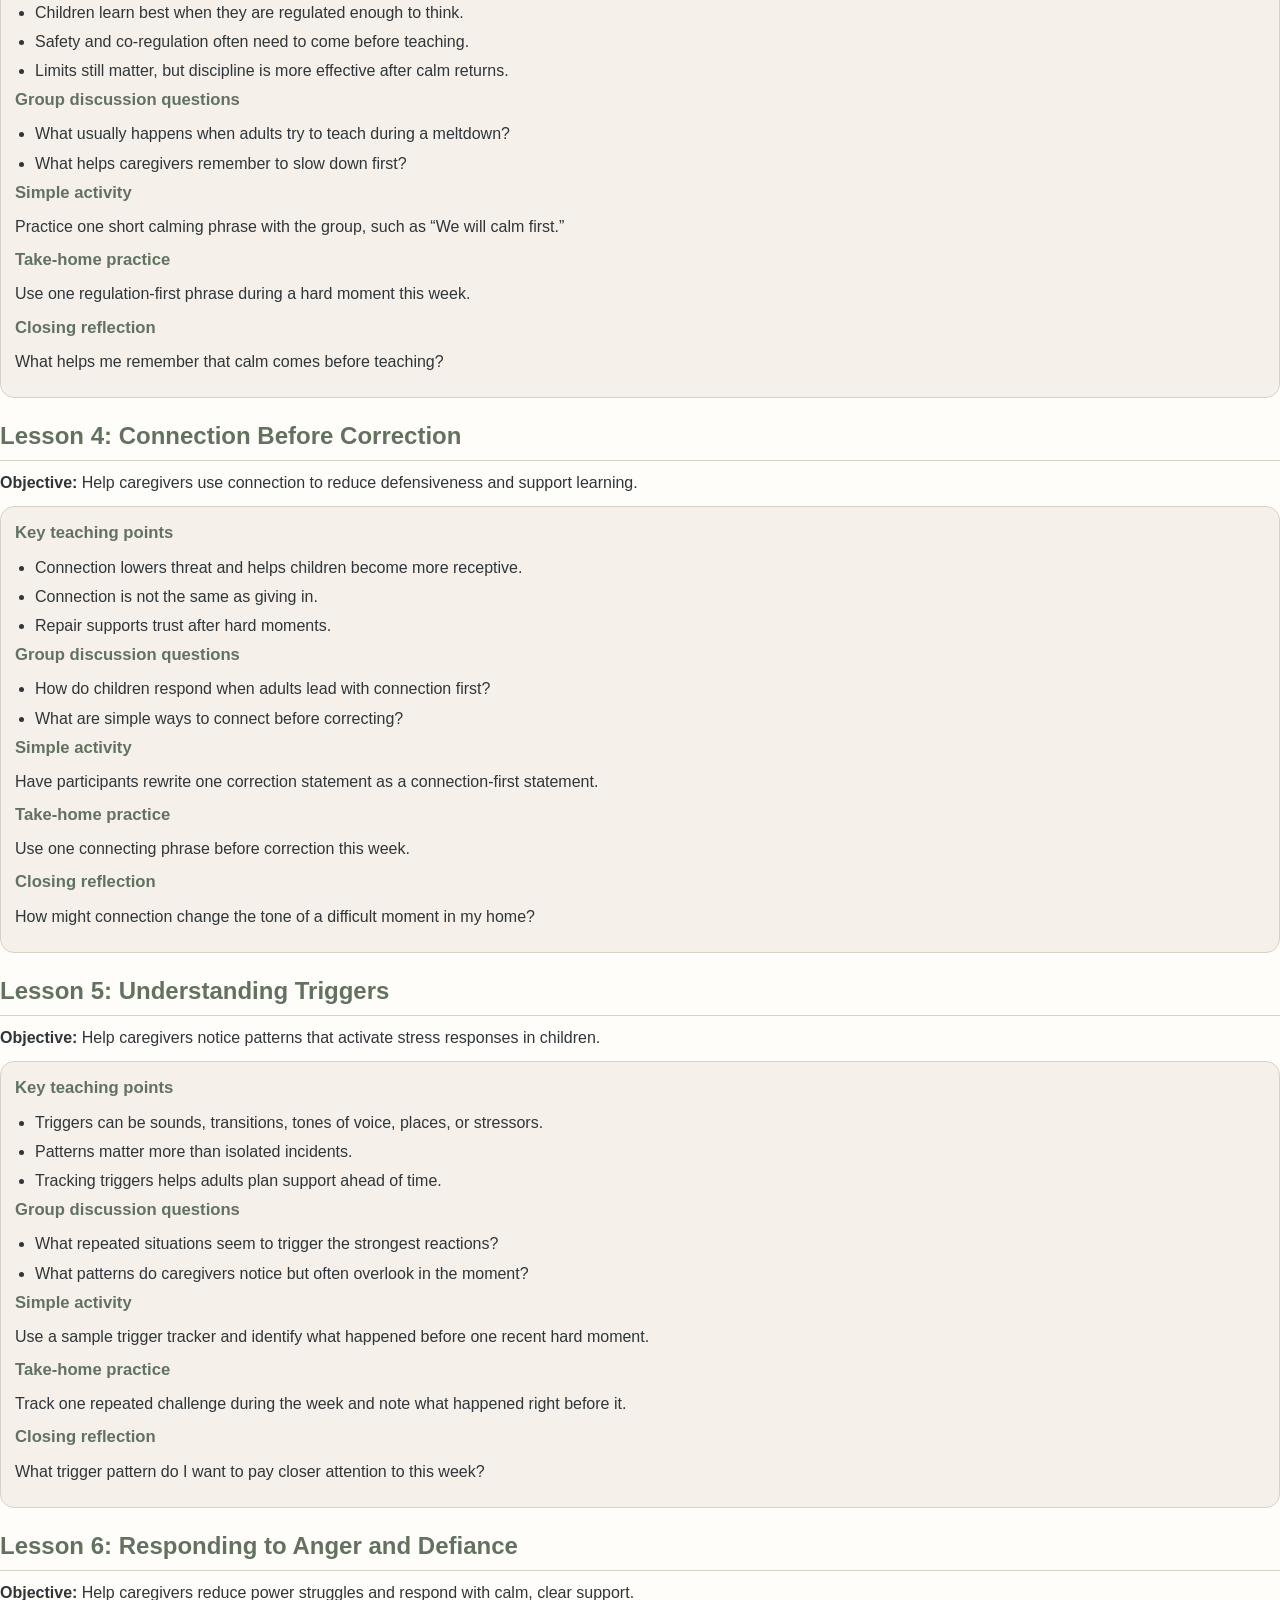
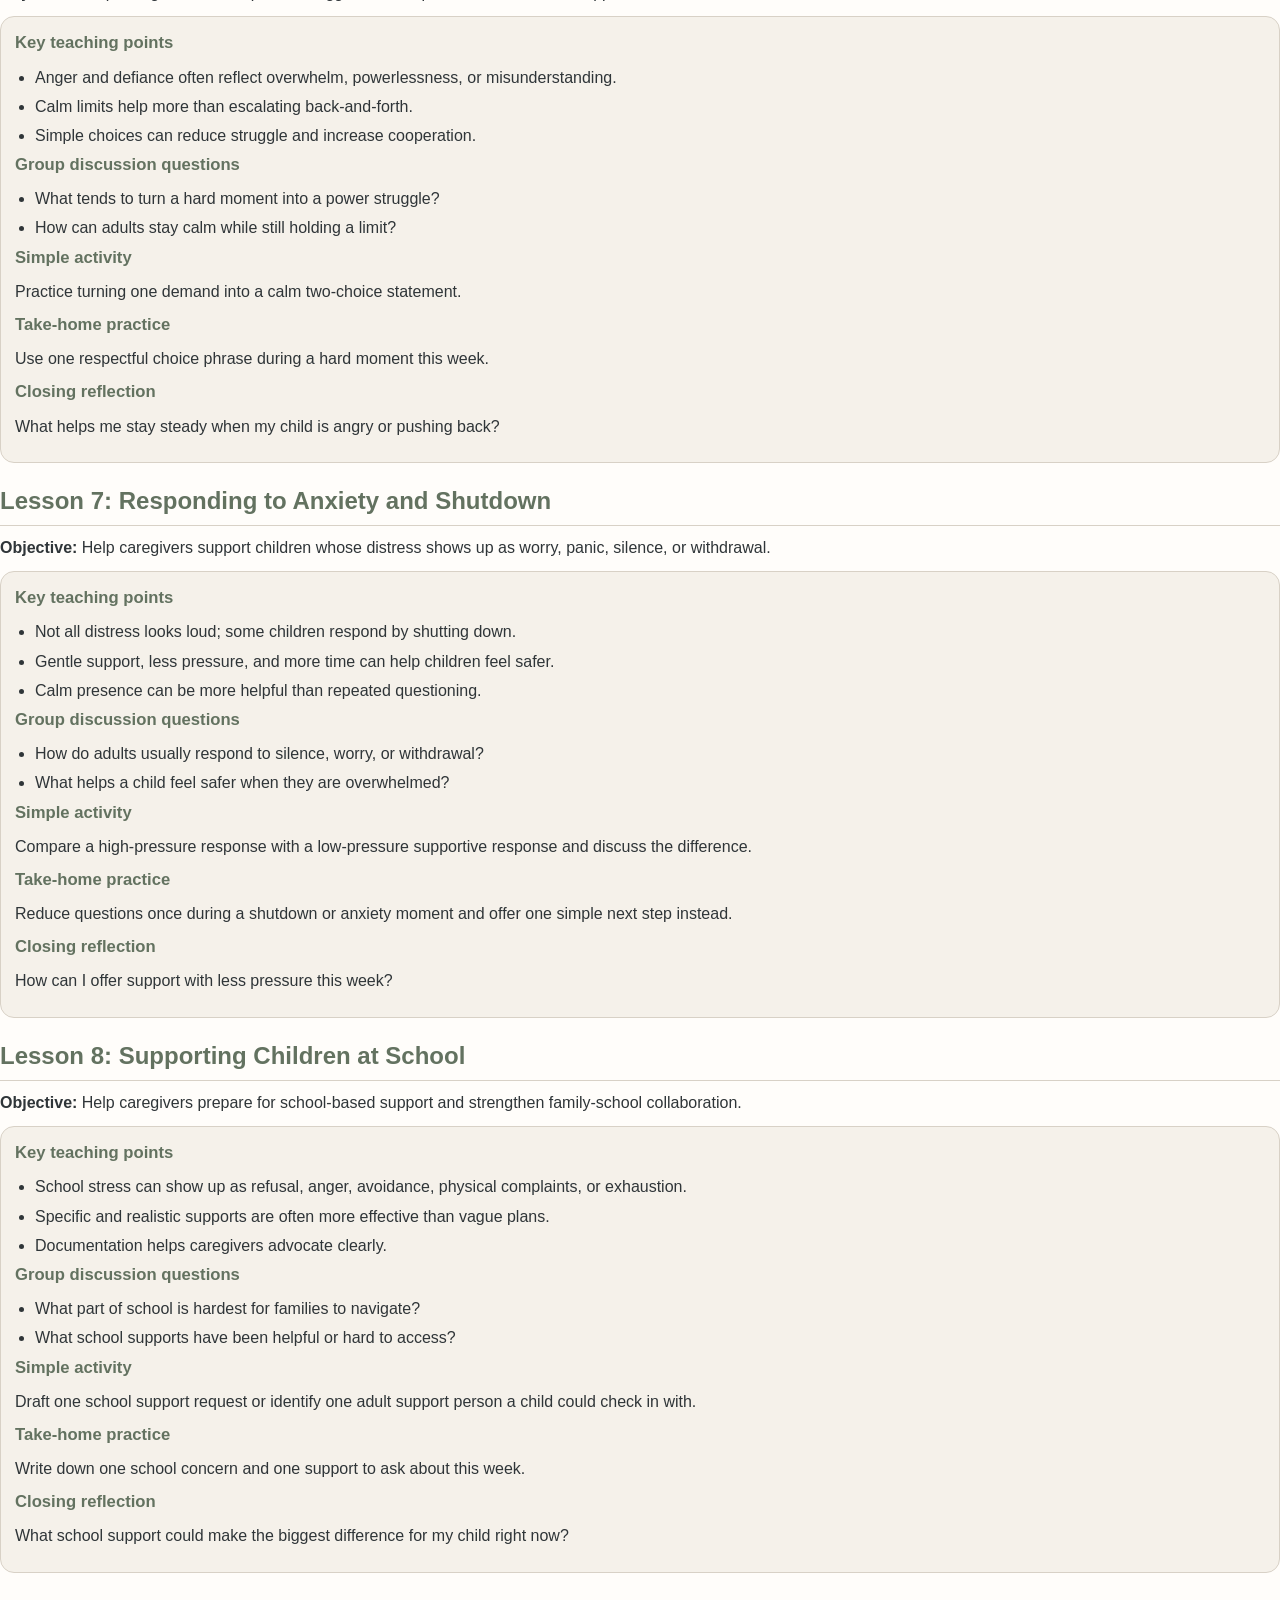
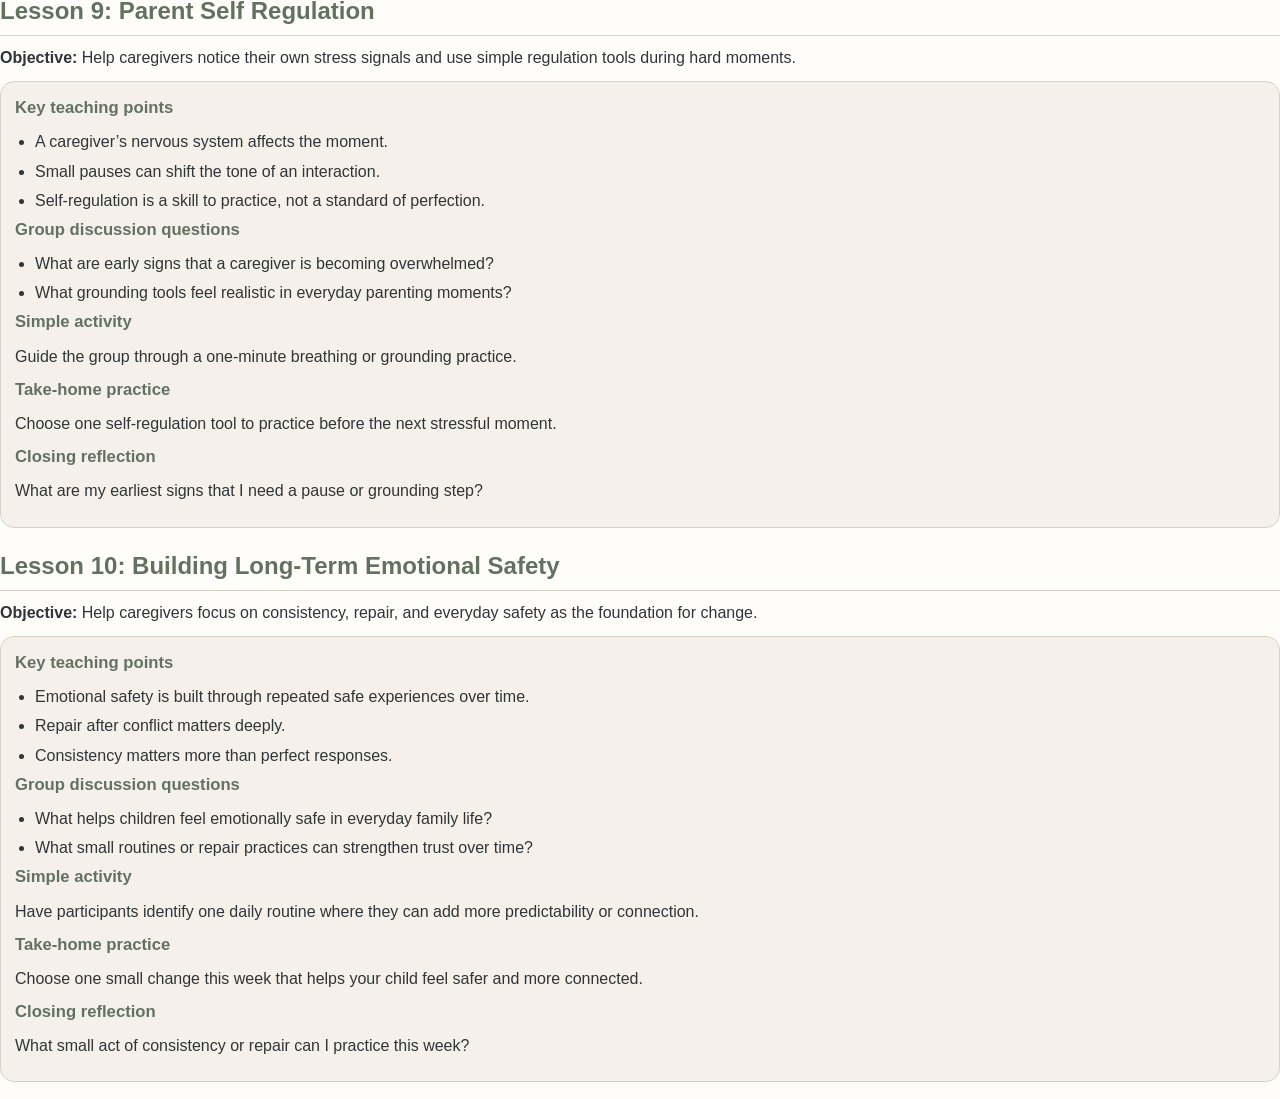
<file: rooted-parenting-facilitator-guide.html>
<!DOCTYPE html>
<html lang="en">
<head>
  <meta charset="UTF-8" />
  <meta name="viewport" content="width=device-width, initial-scale=1.0" />
  <title>Rooted Parenting Facilitator Guide</title>
  <style>
    @page {
      size: Letter;
      margin: 0.6in;
    }
    :root {
      --ink: #2f3538;
      --muted: #657177;
      --accent: #637260;
      --line: #d8d1c6;
      --soft: #f5f1ea;
    }
    * { box-sizing: border-box; }
    body {
      margin: 0;
      font-family: "Segoe UI", Calibri, Arial, sans-serif;
      color: var(--ink);
      background: #fffdfa;
      line-height: 1.45;
    }
    .page {
      page-break-after: always;
      padding: 0.05in 0;
    }
    .page:last-child { page-break-after: auto; }
    .cover {
      min-height: 9in;
      display: flex;
      flex-direction: column;
      justify-content: center;
      align-items: center;
      text-align: center;
      background: linear-gradient(180deg, #fffdf8 0%, #f3eee6 100%);
      border: 1px solid var(--line);
      border-radius: 22px;
      padding: 0.8in;
    }
    h1, h2, h3 {
      margin: 0 0 10px;
      color: var(--accent);
    }
    h1 { font-size: 28pt; }
    h2 {
      font-size: 18pt;
      border-bottom: 1px solid var(--line);
      padding-bottom: 6px;
    }
    h3 { font-size: 12.5pt; }
    p { margin: 0 0 10px; }
    ul {
      margin: 8px 0 0 20px;
      padding: 0;
    }
    li { margin: 0 0 6px; }
    .subtitle {
      font-size: 14pt;
      color: var(--muted);
      margin-bottom: 16px;
    }
    .section-box {
      background: var(--soft);
      border: 1px solid var(--line);
      border-radius: 14px;
      padding: 14px;
      margin: 12px 0;
    }
    .small { color: var(--muted); }
  </style>
</head>
<body>
  <section class="page">
    <div class="cover">
      <h1>Rooted Parenting Facilitator Guide</h1>
      <p class="subtitle">Trauma-Informed Support for Families</p>
      <p>A trauma-informed group guide for CHWs, peer supporters, family support workers, school staff, and parent group facilitators.</p>
    </div>
  </section>

  <section class="page">
    <h2>How to Use This Guide</h2>
    <p>This guide turns the 10 Rooted Parenting lessons into a teachable group format. Each lesson is designed to be practical, supportive, and easy to adapt for parent groups, school-based family sessions, peer-led circles, and community workshops.</p>
    <div class="section-box">
      <h3>Who this program is for</h3>
      <ul>
        <li>Parents and caregivers of children with behavioral and emotional challenges</li>
        <li>Families affected by trauma, chronic stress, anxiety, aggression, shutdown, or school stress</li>
        <li>Community-based parent groups, school family programs, and caregiver support programs</li>
      </ul>
      <h3>What facilitators should focus on</h3>
      <ul>
        <li>Helping caregivers understand behavior through a trauma-informed lens</li>
        <li>Supporting reflection, calm response skills, and realistic next steps</li>
        <li>Encouraging progress through practice rather than perfection</li>
      </ul>
      <h3>How to keep sessions safe, supportive, and nonjudgmental</h3>
      <ul>
        <li>Use respectful, non-shaming language throughout the group.</li>
        <li>Invite participation without pressure to disclose personal trauma details.</li>
        <li>Normalize that both children and caregivers may be carrying stress.</li>
        <li>Focus on strengths, skill-building, and reflection instead of blame.</li>
      </ul>
      <h3>Facilitator notes</h3>
      <ul>
        <li>Use a calm, non-judgmental tone throughout the group.</li>
        <li>Normalize that caregivers may be carrying their own stress and overwhelm.</li>
        <li>Focus on reflection, skill-building, and small next steps rather than perfection.</li>
        <li>Invite discussion, but do not pressure participants to share personal details.</li>
      </ul>
      <h3>Recommended session length</h3>
      <p>45 to 60 minutes per session</p>
      <h3>Suggested group guidelines</h3>
      <ul>
        <li>Respect each person’s story and privacy.</li>
        <li>Listen without judgment or advice-giving unless invited.</li>
        <li>Take care of yourself and step out if needed.</li>
        <li>Focus on learning, reflection, and practical support.</li>
      </ul>
      <h3>Materials needed</h3>
      <ul>
        <li>Printed lesson pages or digital display</li>
        <li>Pens and paper for reflection</li>
        <li>Printable Rooted Parenting worksheets</li>
        <li>A calm meeting space with chairs and water if possible</li>
      </ul>
    </div>
  </section>

  <section class="page">
    <h2>Lesson 1: Understanding Behavior as Communication</h2>
    <p><strong>Objective:</strong> Help caregivers view behavior as communication rather than simply misbehavior.</p>
    <div class="section-box">
      <h3>Key teaching points</h3>
      <ul>
        <li>Children often show stress through behavior before they can explain it with words.</li>
        <li>Big reactions may point to fear, overwhelm, shame, or unmet needs.</li>
        <li>Curiosity supports connection and problem-solving better than labels.</li>
      </ul>
      <h3>Group discussion questions</h3>
      <ul>
        <li>What behaviors are hardest for caregivers to interpret calmly?</li>
        <li>How might parenting responses change when behavior is viewed as communication?</li>
      </ul>
      <h3>Simple activity</h3>
      <p>Ask participants to choose one recent behavior and identify two possible feelings or needs underneath it.</p>
      <h3>Take-home practice</h3>
      <p>Pause once a day and ask: “What might my child be feeling or needing right now?”</p>
      <h3>Closing reflection</h3>
      <p>What is one behavior I want to look at with more curiosity this week?</p>
    </div>
  </section>

  <section class="page">
    <h2>Lesson 2: How Trauma Impacts the Brain</h2>
    <p><strong>Objective:</strong> Help caregivers understand how trauma and chronic stress shape attention, reactions, and behavior.</p>
    <div class="section-box">
      <h3>Key teaching points</h3>
      <ul>
        <li>Trauma can keep a child’s brain and body on alert.</li>
        <li>Survival responses can override listening, flexibility, and problem-solving.</li>
        <li>A calm adult can help a child’s brain feel safer.</li>
      </ul>
      <h3>Group discussion questions</h3>
      <ul>
        <li>What behaviors make more sense when you think about stress instead of choice?</li>
        <li>What parts of the day seem to place children most on alert?</li>
      </ul>
      <h3>Simple activity</h3>
      <p>Map one daily stress point and discuss what might help make it feel safer or more predictable.</p>
      <h3>Take-home practice</h3>
      <p>Choose one stressful time of day and try one calming routine change.</p>
      <h3>Closing reflection</h3>
      <p>What changed for me when I thought about stress instead of willful behavior?</p>
    </div>
  </section>

  <section class="page">
    <h2>Lesson 3: Regulation Before Discipline</h2>
    <p><strong>Objective:</strong> Help caregivers understand why calm bodies learn better and why timing matters during correction.</p>
    <div class="section-box">
      <h3>Key teaching points</h3>
      <ul>
        <li>Children learn best when they are regulated enough to think.</li>
        <li>Safety and co-regulation often need to come before teaching.</li>
        <li>Limits still matter, but discipline is more effective after calm returns.</li>
      </ul>
      <h3>Group discussion questions</h3>
      <ul>
        <li>What usually happens when adults try to teach during a meltdown?</li>
        <li>What helps caregivers remember to slow down first?</li>
      </ul>
      <h3>Simple activity</h3>
      <p>Practice one short calming phrase with the group, such as “We will calm first.”</p>
      <h3>Take-home practice</h3>
      <p>Use one regulation-first phrase during a hard moment this week.</p>
      <h3>Closing reflection</h3>
      <p>What helps me remember that calm comes before teaching?</p>
    </div>
  </section>

  <section class="page">
    <h2>Lesson 4: Connection Before Correction</h2>
    <p><strong>Objective:</strong> Help caregivers use connection to reduce defensiveness and support learning.</p>
    <div class="section-box">
      <h3>Key teaching points</h3>
      <ul>
        <li>Connection lowers threat and helps children become more receptive.</li>
        <li>Connection is not the same as giving in.</li>
        <li>Repair supports trust after hard moments.</li>
      </ul>
      <h3>Group discussion questions</h3>
      <ul>
        <li>How do children respond when adults lead with connection first?</li>
        <li>What are simple ways to connect before correcting?</li>
      </ul>
      <h3>Simple activity</h3>
      <p>Have participants rewrite one correction statement as a connection-first statement.</p>
      <h3>Take-home practice</h3>
      <p>Use one connecting phrase before correction this week.</p>
      <h3>Closing reflection</h3>
      <p>How might connection change the tone of a difficult moment in my home?</p>
    </div>
  </section>

  <section class="page">
    <h2>Lesson 5: Understanding Triggers</h2>
    <p><strong>Objective:</strong> Help caregivers notice patterns that activate stress responses in children.</p>
    <div class="section-box">
      <h3>Key teaching points</h3>
      <ul>
        <li>Triggers can be sounds, transitions, tones of voice, places, or stressors.</li>
        <li>Patterns matter more than isolated incidents.</li>
        <li>Tracking triggers helps adults plan support ahead of time.</li>
      </ul>
      <h3>Group discussion questions</h3>
      <ul>
        <li>What repeated situations seem to trigger the strongest reactions?</li>
        <li>What patterns do caregivers notice but often overlook in the moment?</li>
      </ul>
      <h3>Simple activity</h3>
      <p>Use a sample trigger tracker and identify what happened before one recent hard moment.</p>
      <h3>Take-home practice</h3>
      <p>Track one repeated challenge during the week and note what happened right before it.</p>
      <h3>Closing reflection</h3>
      <p>What trigger pattern do I want to pay closer attention to this week?</p>
    </div>
  </section>

  <section class="page">
    <h2>Lesson 6: Responding to Anger and Defiance</h2>
    <p><strong>Objective:</strong> Help caregivers reduce power struggles and respond with calm, clear support.</p>
    <div class="section-box">
      <h3>Key teaching points</h3>
      <ul>
        <li>Anger and defiance often reflect overwhelm, powerlessness, or misunderstanding.</li>
        <li>Calm limits help more than escalating back-and-forth.</li>
        <li>Simple choices can reduce struggle and increase cooperation.</li>
      </ul>
      <h3>Group discussion questions</h3>
      <ul>
        <li>What tends to turn a hard moment into a power struggle?</li>
        <li>How can adults stay calm while still holding a limit?</li>
      </ul>
      <h3>Simple activity</h3>
      <p>Practice turning one demand into a calm two-choice statement.</p>
      <h3>Take-home practice</h3>
      <p>Use one respectful choice phrase during a hard moment this week.</p>
      <h3>Closing reflection</h3>
      <p>What helps me stay steady when my child is angry or pushing back?</p>
    </div>
  </section>

  <section class="page">
    <h2>Lesson 7: Responding to Anxiety and Shutdown</h2>
    <p><strong>Objective:</strong> Help caregivers support children whose distress shows up as worry, panic, silence, or withdrawal.</p>
    <div class="section-box">
      <h3>Key teaching points</h3>
      <ul>
        <li>Not all distress looks loud; some children respond by shutting down.</li>
        <li>Gentle support, less pressure, and more time can help children feel safer.</li>
        <li>Calm presence can be more helpful than repeated questioning.</li>
      </ul>
      <h3>Group discussion questions</h3>
      <ul>
        <li>How do adults usually respond to silence, worry, or withdrawal?</li>
        <li>What helps a child feel safer when they are overwhelmed?</li>
      </ul>
      <h3>Simple activity</h3>
      <p>Compare a high-pressure response with a low-pressure supportive response and discuss the difference.</p>
      <h3>Take-home practice</h3>
      <p>Reduce questions once during a shutdown or anxiety moment and offer one simple next step instead.</p>
      <h3>Closing reflection</h3>
      <p>How can I offer support with less pressure this week?</p>
    </div>
  </section>

  <section class="page">
    <h2>Lesson 8: Supporting Children at School</h2>
    <p><strong>Objective:</strong> Help caregivers prepare for school-based support and strengthen family-school collaboration.</p>
    <div class="section-box">
      <h3>Key teaching points</h3>
      <ul>
        <li>School stress can show up as refusal, anger, avoidance, physical complaints, or exhaustion.</li>
        <li>Specific and realistic supports are often more effective than vague plans.</li>
        <li>Documentation helps caregivers advocate clearly.</li>
      </ul>
      <h3>Group discussion questions</h3>
      <ul>
        <li>What part of school is hardest for families to navigate?</li>
        <li>What school supports have been helpful or hard to access?</li>
      </ul>
      <h3>Simple activity</h3>
      <p>Draft one school support request or identify one adult support person a child could check in with.</p>
      <h3>Take-home practice</h3>
      <p>Write down one school concern and one support to ask about this week.</p>
      <h3>Closing reflection</h3>
      <p>What school support could make the biggest difference for my child right now?</p>
    </div>
  </section>

  <section class="page">
    <h2>Lesson 9: Parent Self Regulation</h2>
    <p><strong>Objective:</strong> Help caregivers notice their own stress signals and use simple regulation tools during hard moments.</p>
    <div class="section-box">
      <h3>Key teaching points</h3>
      <ul>
        <li>A caregiver’s nervous system affects the moment.</li>
        <li>Small pauses can shift the tone of an interaction.</li>
        <li>Self-regulation is a skill to practice, not a standard of perfection.</li>
      </ul>
      <h3>Group discussion questions</h3>
      <ul>
        <li>What are early signs that a caregiver is becoming overwhelmed?</li>
        <li>What grounding tools feel realistic in everyday parenting moments?</li>
      </ul>
      <h3>Simple activity</h3>
      <p>Guide the group through a one-minute breathing or grounding practice.</p>
      <h3>Take-home practice</h3>
      <p>Choose one self-regulation tool to practice before the next stressful moment.</p>
      <h3>Closing reflection</h3>
      <p>What are my earliest signs that I need a pause or grounding step?</p>
    </div>
  </section>

  <section class="page">
    <h2>Lesson 10: Building Long-Term Emotional Safety</h2>
    <p><strong>Objective:</strong> Help caregivers focus on consistency, repair, and everyday safety as the foundation for change.</p>
    <div class="section-box">
      <h3>Key teaching points</h3>
      <ul>
        <li>Emotional safety is built through repeated safe experiences over time.</li>
        <li>Repair after conflict matters deeply.</li>
        <li>Consistency matters more than perfect responses.</li>
      </ul>
      <h3>Group discussion questions</h3>
      <ul>
        <li>What helps children feel emotionally safe in everyday family life?</li>
        <li>What small routines or repair practices can strengthen trust over time?</li>
      </ul>
      <h3>Simple activity</h3>
      <p>Have participants identify one daily routine where they can add more predictability or connection.</p>
      <h3>Take-home practice</h3>
      <p>Choose one small change this week that helps your child feel safer and more connected.</p>
      <h3>Closing reflection</h3>
      <p>What small act of consistency or repair can I practice this week?</p>
    </div>
  </section>
</body>
</html>
</file>
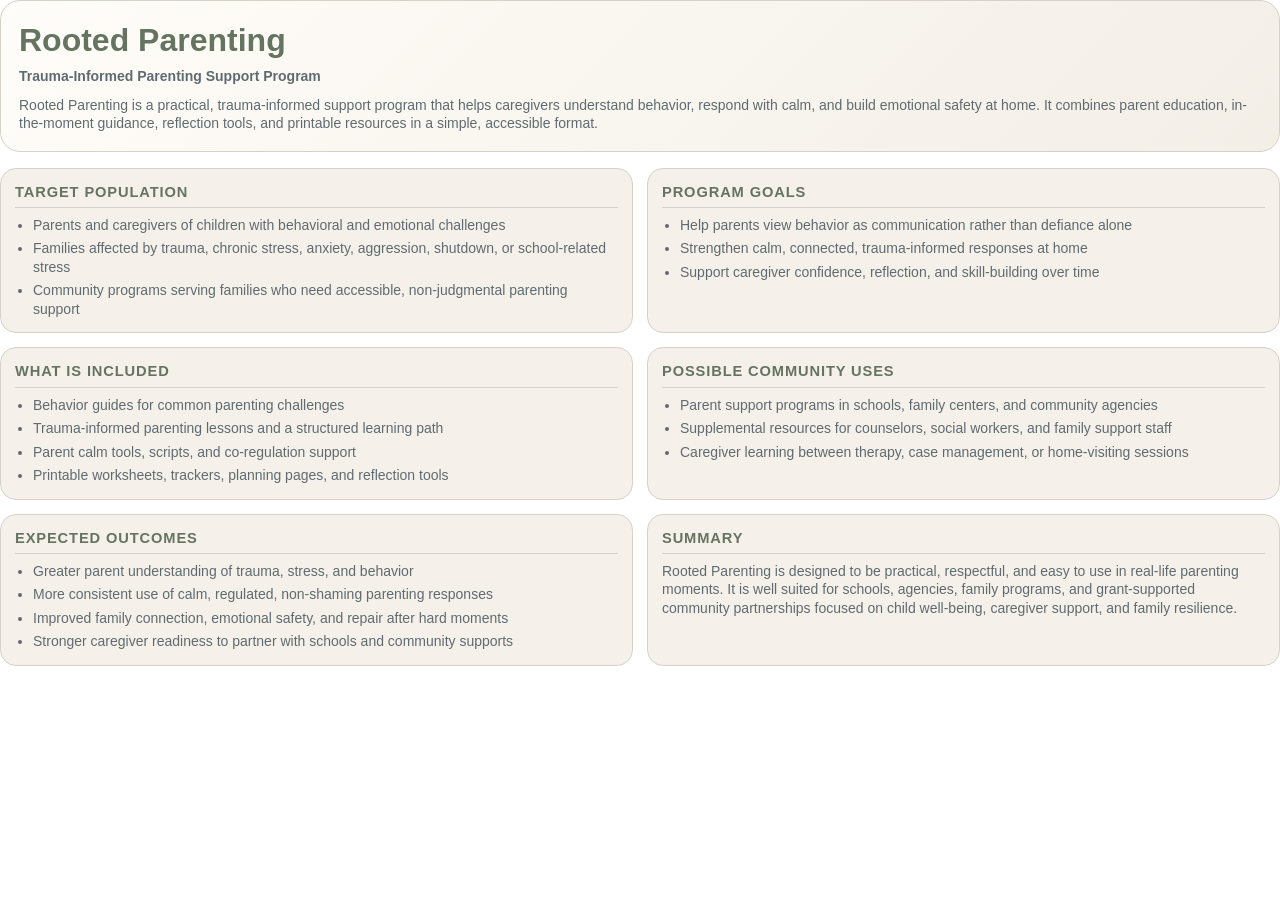
<file: rooted-parenting-one-page-summary.html>
<!DOCTYPE html>
<html lang="en">
<head>
  <meta charset="UTF-8" />
  <meta name="viewport" content="width=device-width, initial-scale=1.0" />
  <title>Rooted Parenting One-Page Summary</title>
  <style>
    @page {
      size: Letter;
      margin: 0.55in;
    }

    :root {
      --ink: #283238;
      --muted: #5f6b70;
      --accent: #657460;
      --line: #d7d1c8;
      --soft: #f5f1ea;
    }

    * { box-sizing: border-box; }

    body {
      margin: 0;
      font-family: "Segoe UI", Calibri, Arial, sans-serif;
      color: var(--ink);
      background: white;
      font-size: 10.5pt;
      line-height: 1.32;
    }

    h1, h2 {
      margin: 0;
      color: var(--accent);
    }

    h1 {
      font-size: 24pt;
      margin-bottom: 6px;
    }

    h2 {
      font-size: 11pt;
      text-transform: uppercase;
      letter-spacing: 0.06em;
      border-bottom: 1px solid var(--line);
      padding-bottom: 5px;
      margin-bottom: 8px;
    }

    p {
      margin: 0;
      color: var(--muted);
    }

    ul {
      margin: 0;
      padding-left: 18px;
      display: grid;
      gap: 5px;
      color: var(--muted);
    }

    .page {
      display: grid;
      gap: 16px;
    }

    .hero {
      background: linear-gradient(135deg, #fffdf9 0%, #f3eee6 100%);
      border: 1px solid var(--line);
      border-radius: 20px;
      padding: 18px;
    }

    .subtitle {
      font-weight: 700;
      color: var(--muted);
      margin-bottom: 10px;
    }

    .grid {
      display: grid;
      grid-template-columns: 1fr 1fr;
      gap: 14px;
    }

    .card {
      border: 1px solid var(--line);
      border-radius: 16px;
      padding: 14px;
      background: var(--soft);
      break-inside: avoid;
    }
  </style>
</head>
<body>
  <main class="page">
    <section class="hero">
      <h1>Rooted Parenting</h1>
      <p class="subtitle">Trauma-Informed Parenting Support Program</p>
      <p>Rooted Parenting is a practical, trauma-informed support program that helps caregivers understand behavior, respond with calm, and build emotional safety at home. It combines parent education, in-the-moment guidance, reflection tools, and printable resources in a simple, accessible format.</p>
    </section>

    <section class="grid">
      <article class="card">
        <h2>Target Population</h2>
        <ul>
          <li>Parents and caregivers of children with behavioral and emotional challenges</li>
          <li>Families affected by trauma, chronic stress, anxiety, aggression, shutdown, or school-related stress</li>
          <li>Community programs serving families who need accessible, non-judgmental parenting support</li>
        </ul>
      </article>

      <article class="card">
        <h2>Program Goals</h2>
        <ul>
          <li>Help parents view behavior as communication rather than defiance alone</li>
          <li>Strengthen calm, connected, trauma-informed responses at home</li>
          <li>Support caregiver confidence, reflection, and skill-building over time</li>
        </ul>
      </article>

      <article class="card">
        <h2>What Is Included</h2>
        <ul>
          <li>Behavior guides for common parenting challenges</li>
          <li>Trauma-informed parenting lessons and a structured learning path</li>
          <li>Parent calm tools, scripts, and co-regulation support</li>
          <li>Printable worksheets, trackers, planning pages, and reflection tools</li>
        </ul>
      </article>

      <article class="card">
        <h2>Possible Community Uses</h2>
        <ul>
          <li>Parent support programs in schools, family centers, and community agencies</li>
          <li>Supplemental resources for counselors, social workers, and family support staff</li>
          <li>Caregiver learning between therapy, case management, or home-visiting sessions</li>
        </ul>
      </article>

      <article class="card">
        <h2>Expected Outcomes</h2>
        <ul>
          <li>Greater parent understanding of trauma, stress, and behavior</li>
          <li>More consistent use of calm, regulated, non-shaming parenting responses</li>
          <li>Improved family connection, emotional safety, and repair after hard moments</li>
          <li>Stronger caregiver readiness to partner with schools and community supports</li>
        </ul>
      </article>

      <article class="card">
        <h2>Summary</h2>
        <p>Rooted Parenting is designed to be practical, respectful, and easy to use in real-life parenting moments. It is well suited for schools, agencies, family programs, and grant-supported community partnerships focused on child well-being, caregiver support, and family resilience.</p>
      </article>
    </section>
  </main>
</body>
</html>
</file>
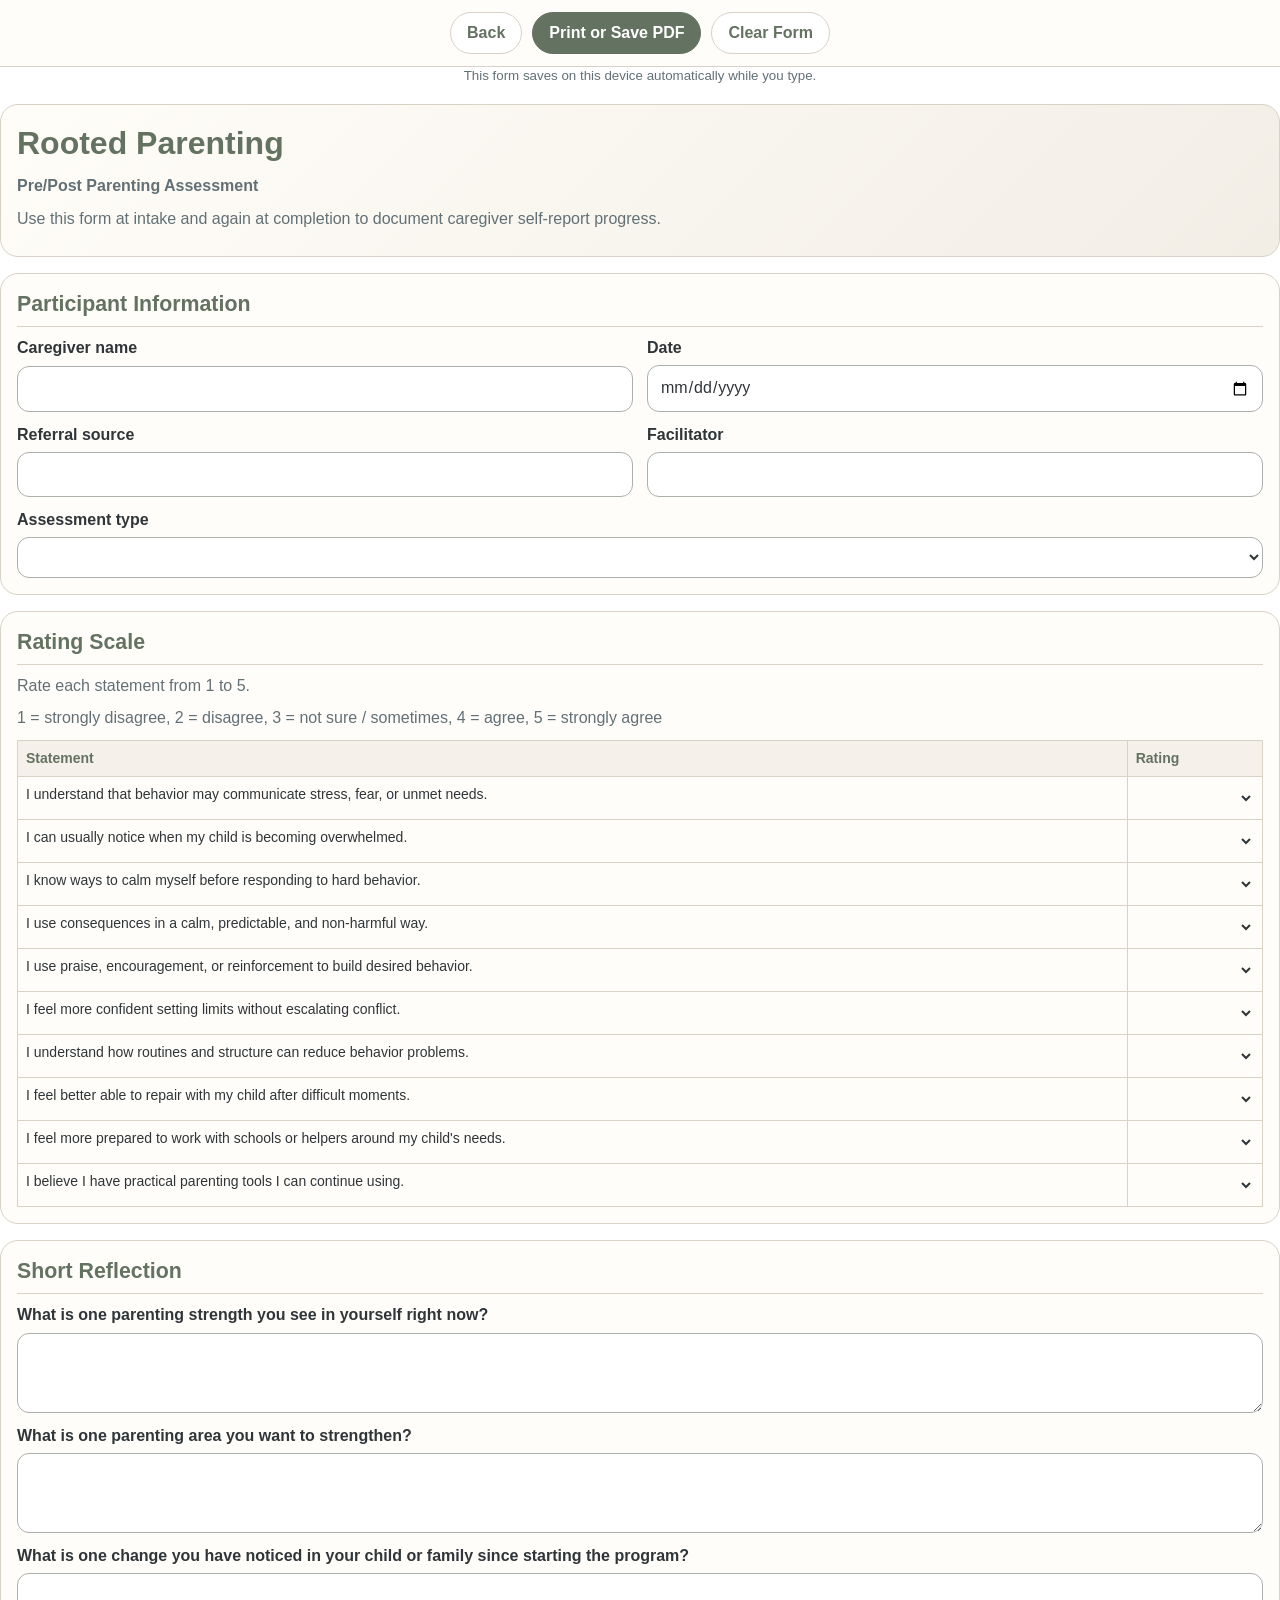
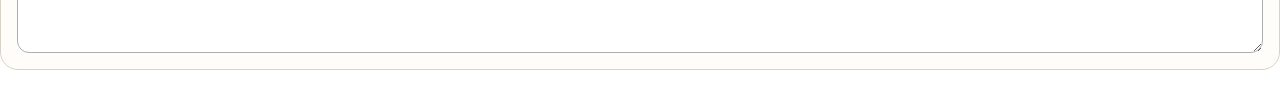
<file: rooted-parenting-pre-post-assessment.html>
<!DOCTYPE html>
<html lang="en">
<head>
  <meta charset="UTF-8" />
  <meta name="viewport" content="width=device-width, initial-scale=1.0" />
  <title>Rooted Parenting Pre Post Assessment</title>
  <style>
    @page {
      size: Letter;
      margin: 0.6in;
    }

    :root {
      --ink: #2f3538;
      --muted: #627076;
      --accent: #647261;
      --line: #d8d1c6;
      --soft: #f5f1ea;
    }

    * { box-sizing: border-box; }

    body {
      margin: 0;
      font-family: "Segoe UI", Calibri, Arial, sans-serif;
      color: var(--ink);
      background: white;
      line-height: 1.4;
    }

    h1, h2 {
      margin: 0 0 10px;
      color: var(--accent);
    }

    h1 { font-size: 24pt; }

    h2 {
      font-size: 16pt;
      border-bottom: 1px solid var(--line);
      padding-bottom: 6px;
    }

    p {
      margin: 0 0 10px;
      color: var(--muted);
    }

    .controls {
      position: sticky;
      top: 0;
      z-index: 10;
      display: flex;
      gap: 10px;
      justify-content: center;
      padding: 12px;
      background: rgba(255, 253, 250, 0.95);
      border-bottom: 1px solid var(--line);
    }

    .btn {
      border: 1px solid var(--line);
      border-radius: 999px;
      background: #fff;
      color: var(--accent);
      min-height: 42px;
      padding: 0 16px;
      font: inherit;
      font-weight: 700;
      cursor: pointer;
    }

    .btn--primary {
      background: var(--accent);
      color: #fff;
      border-color: var(--accent);
    }

    .page {
      display: grid;
      gap: 16px;
      padding: 10px 0 24px;
    }

    .hero,
    .box {
      border: 1px solid var(--line);
      border-radius: 18px;
      padding: 16px;
      background: #fffdfa;
    }

    .hero {
      background: linear-gradient(135deg, #fffdf8 0%, #f2eee6 100%);
    }

    .line-row {
      display: grid;
      grid-template-columns: 1fr 1fr;
      gap: 14px;
    }

    .field-grid {
      display: grid;
      gap: 12px;
    }

    .field {
      display: grid;
      gap: 6px;
    }

    .field label {
      font-weight: 700;
      color: var(--ink);
    }

    input,
    textarea,
    select {
      width: 100%;
      border: 1px solid #abb0ad;
      border-radius: 12px;
      padding: 10px 12px;
      font: inherit;
      color: var(--ink);
      background: #fff;
    }

    textarea {
      min-height: 80px;
      resize: vertical;
    }

    .table {
      width: 100%;
      border-collapse: collapse;
      font-size: 10.5pt;
    }

    .table th,
    .table td {
      border: 1px solid var(--line);
      padding: 8px;
      vertical-align: top;
      text-align: left;
    }

    .table th {
      background: var(--soft);
      color: var(--accent);
    }

    .table select {
      border: 0;
      border-radius: 0;
      padding: 4px;
      background: transparent;
    }

    .status {
      text-align: center;
      color: var(--muted);
      font-size: 10pt;
      padding-bottom: 8px;
    }

    @media print {
      .controls,
      .status {
        display: none;
      }
    }
  </style>
</head>
<body>
  <div class="controls">
    <button class="btn" type="button" onclick="goBack()">Back</button>
    <button class="btn btn--primary" type="button" onclick="window.print()">Print or Save PDF</button>
    <button class="btn" type="button" onclick="clearForm()">Clear Form</button>
  </div>
  <div class="status">This form saves on this device automatically while you type.</div>

  <main class="page">
    <section class="hero">
      <h1>Rooted Parenting</h1>
      <p><strong>Pre/Post Parenting Assessment</strong></p>
      <p>Use this form at intake and again at completion to document caregiver self-report progress.</p>
    </section>

    <section class="box">
      <h2>Participant Information</h2>
      <div class="field-grid">
        <div class="line-row">
          <div class="field">
            <label for="caregiver-name">Caregiver name</label>
            <input id="caregiver-name" name="caregiverName" type="text" />
          </div>
          <div class="field">
            <label for="date">Date</label>
            <input id="date" name="date" type="date" />
          </div>
        </div>
        <div class="line-row">
          <div class="field">
            <label for="referral-source">Referral source</label>
            <input id="referral-source" name="referralSource" type="text" />
          </div>
          <div class="field">
            <label for="facilitator">Facilitator</label>
            <input id="facilitator" name="facilitator" type="text" />
          </div>
        </div>
        <div class="field">
          <label for="assessment-type">Assessment type</label>
          <select id="assessment-type" name="assessmentType">
            <option value=""></option>
            <option>Pre-assessment</option>
            <option>Post-assessment</option>
          </select>
        </div>
      </div>
    </section>

    <section class="box">
      <h2>Rating Scale</h2>
      <p>Rate each statement from 1 to 5.</p>
      <p>1 = strongly disagree, 2 = disagree, 3 = not sure / sometimes, 4 = agree, 5 = strongly agree</p>
      <table class="table">
        <thead>
          <tr>
            <th>Statement</th>
            <th>Rating</th>
          </tr>
        </thead>
        <tbody>
          <tr><td>I understand that behavior may communicate stress, fear, or unmet needs.</td><td><select name="rating1"><option value=""></option><option>1</option><option>2</option><option>3</option><option>4</option><option>5</option></select></td></tr>
          <tr><td>I can usually notice when my child is becoming overwhelmed.</td><td><select name="rating2"><option value=""></option><option>1</option><option>2</option><option>3</option><option>4</option><option>5</option></select></td></tr>
          <tr><td>I know ways to calm myself before responding to hard behavior.</td><td><select name="rating3"><option value=""></option><option>1</option><option>2</option><option>3</option><option>4</option><option>5</option></select></td></tr>
          <tr><td>I use consequences in a calm, predictable, and non-harmful way.</td><td><select name="rating4"><option value=""></option><option>1</option><option>2</option><option>3</option><option>4</option><option>5</option></select></td></tr>
          <tr><td>I use praise, encouragement, or reinforcement to build desired behavior.</td><td><select name="rating5"><option value=""></option><option>1</option><option>2</option><option>3</option><option>4</option><option>5</option></select></td></tr>
          <tr><td>I feel more confident setting limits without escalating conflict.</td><td><select name="rating6"><option value=""></option><option>1</option><option>2</option><option>3</option><option>4</option><option>5</option></select></td></tr>
          <tr><td>I understand how routines and structure can reduce behavior problems.</td><td><select name="rating7"><option value=""></option><option>1</option><option>2</option><option>3</option><option>4</option><option>5</option></select></td></tr>
          <tr><td>I feel better able to repair with my child after difficult moments.</td><td><select name="rating8"><option value=""></option><option>1</option><option>2</option><option>3</option><option>4</option><option>5</option></select></td></tr>
          <tr><td>I feel more prepared to work with schools or helpers around my child's needs.</td><td><select name="rating9"><option value=""></option><option>1</option><option>2</option><option>3</option><option>4</option><option>5</option></select></td></tr>
          <tr><td>I believe I have practical parenting tools I can continue using.</td><td><select name="rating10"><option value=""></option><option>1</option><option>2</option><option>3</option><option>4</option><option>5</option></select></td></tr>
        </tbody>
      </table>
    </section>

    <section class="box">
      <h2>Short Reflection</h2>
      <div class="field-grid">
        <div class="field">
          <label for="strength">What is one parenting strength you see in yourself right now?</label>
          <textarea id="strength" name="strength"></textarea>
        </div>
        <div class="field">
          <label for="growth-area">What is one parenting area you want to strengthen?</label>
          <textarea id="growth-area" name="growthArea"></textarea>
        </div>
        <div class="field">
          <label for="family-change">What is one change you have noticed in your child or family since starting the program?</label>
          <textarea id="family-change" name="familyChange"></textarea>
        </div>
      </div>
    </section>
  </main>

  <script>
    const storageKey = "rooted-parenting-form-rooted-parenting-pre-post-assessment";
    const fields = Array.from(document.querySelectorAll("input, textarea, select"));

    function loadForm() {
      const saved = JSON.parse(localStorage.getItem(storageKey) || "{}");
      fields.forEach((field) => {
        if (Object.prototype.hasOwnProperty.call(saved, field.name)) {
          field.value = saved[field.name];
        }
      });
    }

    function saveForm() {
      const payload = {};
      fields.forEach((field) => {
        payload[field.name] = field.value;
      });
      localStorage.setItem(storageKey, JSON.stringify(payload));
    }

    function clearForm() {
      fields.forEach((field) => {
        field.value = "";
      });
      localStorage.removeItem(storageKey);
    }

    function goBack() {
      if (window.history.length > 1) {
        window.history.back();
        return;
      }

      window.location.href = "index.html";
    }

    fields.forEach((field) => {
      field.addEventListener("input", saveForm);
      field.addEventListener("change", saveForm);
    });

    loadForm();
  </script>
</body>
</html>
</file>
<file: styles.css>
:root {
  --bg: #f5ede3;
  --surface: #fffdf9;
  --surface-soft: #efe5d8;
  --surface-strong: #e4d8c7;
  --text: #2f312f;
  --muted: #6d6a66;
  --accent: #6f8871;
  --accent-strong: #506755;
  --line: #d8ccbd;
  --shadow: 0 10px 26px rgba(56, 56, 46, 0.08);
  --radius-lg: 22px;
  --radius-md: 16px;
  --radius-sm: 12px;
  --max: 430px;
}

* {
  box-sizing: border-box;
}

html,
body {
  margin: 0;
  min-height: 100%;
  font-family: "Trebuchet MS", "Segoe UI", Calibri, Arial, sans-serif;
  background:
    radial-gradient(circle at top, rgba(255, 255, 255, 0.55), transparent 38%),
    linear-gradient(180deg, #faf3ea 0%, var(--bg) 100%);
  color: var(--text);
}

body {
  display: flex;
  justify-content: center;
}

button {
  font: inherit;
}

.app-shell {
  width: 100%;
  max-width: var(--max);
  min-height: 100vh;
  padding: 16px 16px 96px;
}

.topbar {
  position: sticky;
  top: 0;
  z-index: 20;
  display: flex;
  align-items: flex-end;
  justify-content: space-between;
  gap: 16px;
  padding: 8px 2px 18px;
  background: linear-gradient(180deg, rgba(245, 237, 227, 0.97) 0%, rgba(245, 237, 227, 0.92) 72%, rgba(245, 237, 227, 0) 100%);
  backdrop-filter: blur(6px);
}

.brand-lockup {
  display: flex;
  align-items: center;
  gap: 12px;
}

.brand-mark {
  width: 44px;
  height: 44px;
  border-radius: 14px;
  background: rgba(255, 255, 255, 0.72);
  box-shadow: var(--shadow);
  display: block;
  object-fit: cover;
}

.eyebrow {
  margin: 0 0 4px;
  font-size: 12px;
  letter-spacing: 0.08em;
  text-transform: uppercase;
  color: var(--muted);
}

.topbar h1 {
  margin: 0;
  font-size: 28px;
  line-height: 1.05;
}

.top-action {
  border: 0;
  background: linear-gradient(135deg, var(--accent) 0%, #7f9b7f 100%);
  color: white;
  min-height: 50px;
  padding: 0 18px;
  border-radius: 999px;
  box-shadow: var(--shadow);
  font-weight: 700;
}

.content {
  display: grid;
  gap: 18px;
}

.hero {
  padding: 22px 20px;
  border-radius: 28px;
  background:
    radial-gradient(circle at top right, rgba(143, 162, 125, 0.16), transparent 34%),
    linear-gradient(135deg, #fffdf8 0%, #f2e9dd 100%);
  box-shadow: var(--shadow);
}

.hero h2,
.section-card h2,
.detail-card h2 {
  margin: 0 0 10px;
  font-size: 21px;
}

.hero p,
.section-card p,
.detail-card p,
.list-card p,
.support-list li,
.bullet-list li {
  color: var(--muted);
  line-height: 1.5;
}

.button-row,
.quick-grid,
.list-stack,
.detail-stack {
  display: grid;
  gap: 12px;
}

.quick-grid {
  grid-template-columns: repeat(2, minmax(0, 1fr));
}

.category-stack {
  display: grid;
  gap: 18px;
}

.category-title {
  margin: 0 0 10px;
  font-size: 15px;
  color: var(--accent-strong);
  text-transform: uppercase;
  letter-spacing: 0.05em;
}

.category-grid {
  display: grid;
  gap: 12px;
}

.button-card,
.list-card,
.section-card,
.detail-card,
.chip-card {
  width: 100%;
  border: 1px solid var(--line);
  background: var(--surface);
  border-radius: var(--radius-lg);
  padding: 20px;
  text-align: left;
  box-shadow: var(--shadow);
}

.button-card {
  min-height: 112px;
}

.button-card strong,
.list-card strong {
  display: block;
  margin-bottom: 8px;
  color: var(--text);
  font-size: 17px;
}

.card-head {
  display: flex;
  align-items: flex-start;
  gap: 12px;
}

.icon-badge {
  flex: 0 0 42px;
  width: 42px;
  height: 42px;
  display: inline-flex;
  align-items: center;
  justify-content: center;
  border-radius: 14px;
  background: var(--surface-soft);
  color: var(--accent-strong);
  font-size: 13px;
  font-weight: 800;
  letter-spacing: 0.04em;
}

.button-card span,
.list-card span {
  color: var(--muted);
  line-height: 1.45;
}

.pill-row {
  display: flex;
  flex-wrap: wrap;
  gap: 8px;
  margin-top: 12px;
}

.pill {
  display: inline-flex;
  align-items: center;
  min-height: 34px;
  padding: 0 12px;
  border-radius: 999px;
  background: var(--surface-soft);
  color: var(--accent-strong);
  font-size: 14px;
}

.hero-actions {
  display: grid;
  gap: 12px;
  margin-top: 16px;
}

.hero-actions--stacked {
  grid-template-columns: 1fr;
}

.primary-button,
.secondary-button {
  display: inline-flex;
  align-items: center;
  justify-content: center;
  width: 100%;
  min-height: 56px;
  border: 0;
  border-radius: 18px;
  padding: 0 18px;
  text-align: center;
  font-weight: 700;
  text-decoration: none;
  cursor: pointer;
}

.primary-button {
  background: linear-gradient(135deg, var(--accent) 0%, #7f9b7f 100%);
  color: #fff;
}

.secondary-button {
  background: var(--surface);
  color: var(--accent-strong);
  border: 1px solid var(--line);
}

.section-card {
  padding: 22px;
}

.section-card__header,
.detail-card__header {
  display: flex;
  align-items: center;
  justify-content: space-between;
  gap: 12px;
  margin-bottom: 12px;
}

.section-link,
.back-link {
  border: 0;
  background: transparent;
  color: var(--accent-strong);
  font-weight: 600;
  padding: 0;
}

.support-list,
.bullet-list {
  margin: 0;
  padding-left: 20px;
  display: grid;
  gap: 8px;
}

.behavior-tag {
  display: inline-flex;
  align-items: center;
  border-radius: 999px;
  min-height: 30px;
  padding: 0 12px;
  background: var(--surface-soft);
  color: var(--accent-strong);
  font-size: 13px;
  font-weight: 600;
}

.mini-label {
  margin: 0 0 8px;
  color: var(--muted);
  font-size: 13px;
  text-transform: uppercase;
  letter-spacing: 0.06em;
}

.detail-card h3 {
  margin: 0 0 12px;
  font-size: 17px;
}

.note-box {
  border-radius: var(--radius-md);
  background: var(--surface-soft);
  padding: 14px;
  color: var(--text);
}

.app-notice {
  border: 1px solid #cfd9c8;
  background: #f4f8f0;
  border-radius: var(--radius-md);
  padding: 14px 16px;
  box-shadow: var(--shadow);
}

.app-notice strong {
  display: block;
  margin-bottom: 6px;
  color: var(--accent-strong);
}

.app-notice p {
  margin: 0;
  color: var(--text);
}

.tracker-form {
  display: grid;
  gap: 12px;
}

.tracker-field label {
  display: block;
  margin-bottom: 8px;
  color: var(--muted);
}

.tracker-field {
  display: grid;
  gap: 6px;
  color: var(--text);
  font-weight: 600;
}

.tracker-field input,
.tracker-field select,
.tracker-field textarea {
  width: 100%;
  border: 1px solid var(--line);
  border-radius: 14px;
  padding: 12px;
  background: #fff;
  color: var(--text);
  font: inherit;
}

.tracker-children-list {
  display: grid;
  gap: 8px;
}

.tracker-field .secondary-button {
  margin-top: 4px;
}

.site-footer {
  margin-top: 8px;
  padding: 18px 0 10px;
  text-align: center;
}

.site-footer p {
  margin: 0 0 8px;
  color: var(--muted);
  line-height: 1.5;
}

.site-footer a {
  color: var(--accent-strong);
  font-weight: 600;
  text-decoration: none;
}

.tracker-entry {
  border: 1px solid var(--line);
  border-radius: var(--radius-md);
  background: var(--surface-soft);
  padding: 14px;
  margin-top: 12px;
}

.tracker-entry p:last-child {
  margin-bottom: 0;
}

.summary-entry {
  border-top: 1px solid var(--line);
  padding-top: 10px;
  margin-top: 10px;
}

.summary-entry p:last-child {
  margin-bottom: 0;
}

.no-print {
  display: inline-flex;
}

.template-box {
  border-radius: var(--radius-md);
  border: 1px dashed var(--line);
  padding: 14px;
  background: #fff;
}

.template-box strong {
  display: block;
  margin-bottom: 10px;
}

.resource-link {
  display: inline-flex;
  align-items: center;
  justify-content: center;
  margin-top: 14px;
  min-height: 46px;
  padding: 0 16px;
  border-radius: 14px;
  background: var(--surface-soft);
  color: var(--accent-strong);
  text-decoration: none;
  font-weight: 700;
}

@media print {
  .topbar,
  .tabbar,
  .no-print,
  .hero-actions,
  .back-link,
  .section-link {
    display: none !important;
  }

  body {
    background: #fff;
  }

  .app-shell {
    max-width: 100%;
    padding: 0;
  }

  .content > * {
    display: none;
  }

  .print-summary,
  .print-summary * {
    display: block;
  }

  .print-summary {
    border: 0;
    box-shadow: none;
    padding: 0;
    background: #fff;
  }
}

.template-lines p {
  margin: 8px 0;
  min-height: 22px;
  border-bottom: 1px solid var(--line);
}

.worksheet-preview {
  display: grid;
  gap: 10px;
}

.worksheet-preview__line {
  min-height: 18px;
  border-bottom: 1px solid var(--line);
}

.school-checklist {
  display: grid;
  gap: 10px;
}

.school-checklist div {
  padding: 12px 14px;
  border-radius: var(--radius-md);
  background: var(--surface-soft);
}

.email-box {
  border-radius: var(--radius-md);
  background: #fcfbf7;
  border: 1px dashed var(--line);
  padding: 14px;
  white-space: pre-wrap;
  color: var(--text);
}

.tabbar {
  position: fixed;
  left: 50%;
  bottom: 0;
  transform: translateX(-50%);
  width: 100%;
  max-width: var(--max);
  display: grid;
  grid-template-columns: repeat(8, 1fr);
  gap: 8px;
  padding: 12px 14px calc(12px + env(safe-area-inset-bottom, 0px));
  background: rgba(255, 253, 249, 0.96);
  border-top: 1px solid var(--line);
  backdrop-filter: blur(10px);
}

.tabbar__item {
  min-height: 58px;
  border: 0;
  border-radius: 18px;
  background: transparent;
  color: var(--muted);
  padding: 8px 6px;
}

.tabbar__item.is-active {
  background: var(--surface-strong);
  color: var(--accent-strong);
  font-weight: 700;
}

.path-card {
  width: 100%;
  border: 1px solid var(--line);
  background: var(--surface);
  border-radius: var(--radius-lg);
  padding: 16px;
  text-align: left;
  box-shadow: var(--shadow);
}

.path-meta {
  display: flex;
  align-items: center;
  justify-content: space-between;
  gap: 10px;
  margin-bottom: 10px;
}

.path-step {
  color: var(--accent-strong);
  font-size: 13px;
  font-weight: 700;
}

.path-progress {
  width: 96px;
  height: 8px;
  border-radius: 999px;
  background: var(--surface-soft);
  overflow: hidden;
}

.path-progress span {
  display: block;
  height: 100%;
  background: var(--accent);
  border-radius: 999px;
}

.path-card strong {
  display: block;
  margin-bottom: 6px;
  font-size: 17px;
  color: var(--text);
}

.path-card p {
  margin: 0;
  color: var(--muted);
  line-height: 1.45;
}

.detail-progress {
  display: grid;
  gap: 10px;
}

.detail-progress .path-progress {
  width: 100%;
}

.action-box {
  border-radius: var(--radius-md);
  background: #fcfbf7;
  border: 1px solid var(--line);
  padding: 14px;
}

.action-box strong {
  display: block;
  margin-bottom: 6px;
}

.completion-row {
  display: flex;
  align-items: center;
  justify-content: space-between;
  gap: 12px;
  flex-wrap: wrap;
}

.status-pill {
  display: inline-flex;
  align-items: center;
  min-height: 34px;
  padding: 0 12px;
  border-radius: 999px;
  background: var(--surface-soft);
  color: var(--accent-strong);
  font-size: 13px;
  font-weight: 700;
}

.status-pill.is-complete {
  background: #dde9de;
}

.lesson-section {
  display: grid;
  gap: 10px;
}

.script-grid {
  display: grid;
  gap: 12px;
}

.script-box {
  border-radius: var(--radius-md);
  background: var(--surface-soft);
  padding: 14px;
}

.script-box strong {
  display: block;
  margin-bottom: 8px;
  color: var(--accent-strong);
}

.onboarding-card {
  padding: 24px 20px;
  border-radius: 28px;
  background: linear-gradient(135deg, #fffdf8 0%, #f2eee5 100%);
  box-shadow: var(--shadow);
  display: grid;
  gap: 16px;
}

.onboarding-card h2 {
  margin: 0;
  font-size: 24px;
}

.choice-grid,
.metric-grid,
.permission-grid,
.support-steps,
.goals-grid {
  display: grid;
  gap: 12px;
}

.choice-card {
  display: flex;
  align-items: flex-start;
  gap: 10px;
  border: 1px solid var(--line);
  border-radius: var(--radius-md);
  background: var(--surface);
  padding: 14px;
}

.choice-card input {
  margin-top: 4px;
}

.metric-grid {
  grid-template-columns: repeat(2, minmax(0, 1fr));
}

.metric-card,
.upcoming-item,
.goal-card,
.step-card {
  border: 1px solid var(--line);
  border-radius: var(--radius-md);
  background: var(--surface-soft);
  padding: 14px;
}

.metric-card strong,
.goal-card strong,
.step-card strong {
  display: block;
  margin-bottom: 6px;
  color: var(--accent-strong);
}

.progress-meter {
  width: 100%;
  height: 10px;
  border-radius: 999px;
  background: var(--surface-strong);
  overflow: hidden;
  margin-top: 10px;
}

.progress-meter span {
  display: block;
  height: 100%;
  background: var(--accent);
  border-radius: 999px;
}

.upcoming-list,
.positive-list,
.insight-list {
  display: grid;
  gap: 10px;
}

.positive-item,
.insight-item {
  padding: 12px 14px;
  border-radius: var(--radius-md);
  background: var(--surface-soft);
}

.checkbox-grid {
  display: grid;
  gap: 10px;
}

.checkbox-option {
  display: flex;
  align-items: center;
  gap: 10px;
  padding: 12px 14px;
  border-radius: var(--radius-md);
  background: var(--surface-soft);
}

.trend-bar {
  display: grid;
  gap: 6px;
}

.trend-bar__rail {
  width: 100%;
  height: 10px;
  border-radius: 999px;
  background: var(--surface-strong);
  overflow: hidden;
}

.trend-bar__rail span {
  display: block;
  height: 100%;
  background: var(--accent);
  border-radius: 999px;
}

.trend-meta {
  display: flex;
  align-items: center;
  justify-content: space-between;
  gap: 10px;
  color: var(--muted);
  font-size: 14px;
}

.permission-grid label {
  display: flex;
  align-items: center;
  gap: 10px;
  padding: 12px 14px;
  border-radius: var(--radius-md);
  background: var(--surface-soft);
}

.permission-button {
  width: 100%;
  border: 1px solid var(--line);
  border-radius: var(--radius-md);
  background: var(--surface-soft);
  color: var(--text);
  padding: 14px;
  text-align: left;
}

.permission-button.is-active {
  background: var(--surface-strong);
  border-color: var(--accent);
  color: var(--accent-strong);
  font-weight: 700;
}

.support-steps {
  counter-reset: support-step;
}

.step-card {
  position: relative;
  padding-left: 54px;
}

.step-card::before {
  counter-increment: support-step;
  content: counter(support-step);
  position: absolute;
  left: 14px;
  top: 14px;
  width: 28px;
  height: 28px;
  border-radius: 999px;
  background: var(--surface);
  color: var(--accent-strong);
  display: inline-flex;
  align-items: center;
  justify-content: center;
  font-weight: 800;
}

.role-badge {
  display: inline-flex;
  align-items: center;
  min-height: 32px;
  padding: 0 12px;
  border-radius: 999px;
  background: #dde9de;
  color: var(--accent-strong);
  font-size: 13px;
  font-weight: 700;
}

@media (max-width: 640px) {
  .app-shell {
    padding: 14px 14px 92px;
  }

  .topbar {
    align-items: stretch;
    flex-direction: column;
  }

  .topbar h1 {
    font-size: 27px;
  }

  .quick-grid {
    grid-template-columns: 1fr;
  }

  .metric-grid {
    grid-template-columns: 1fr;
  }

  .hero-actions {
    grid-template-columns: 1fr;
  }

  .tabbar {
    gap: 6px;
    padding-left: 10px;
    padding-right: 10px;
  }

  .tabbar__item {
    min-height: 52px;
    font-size: 10px;
  }
}
</file>
